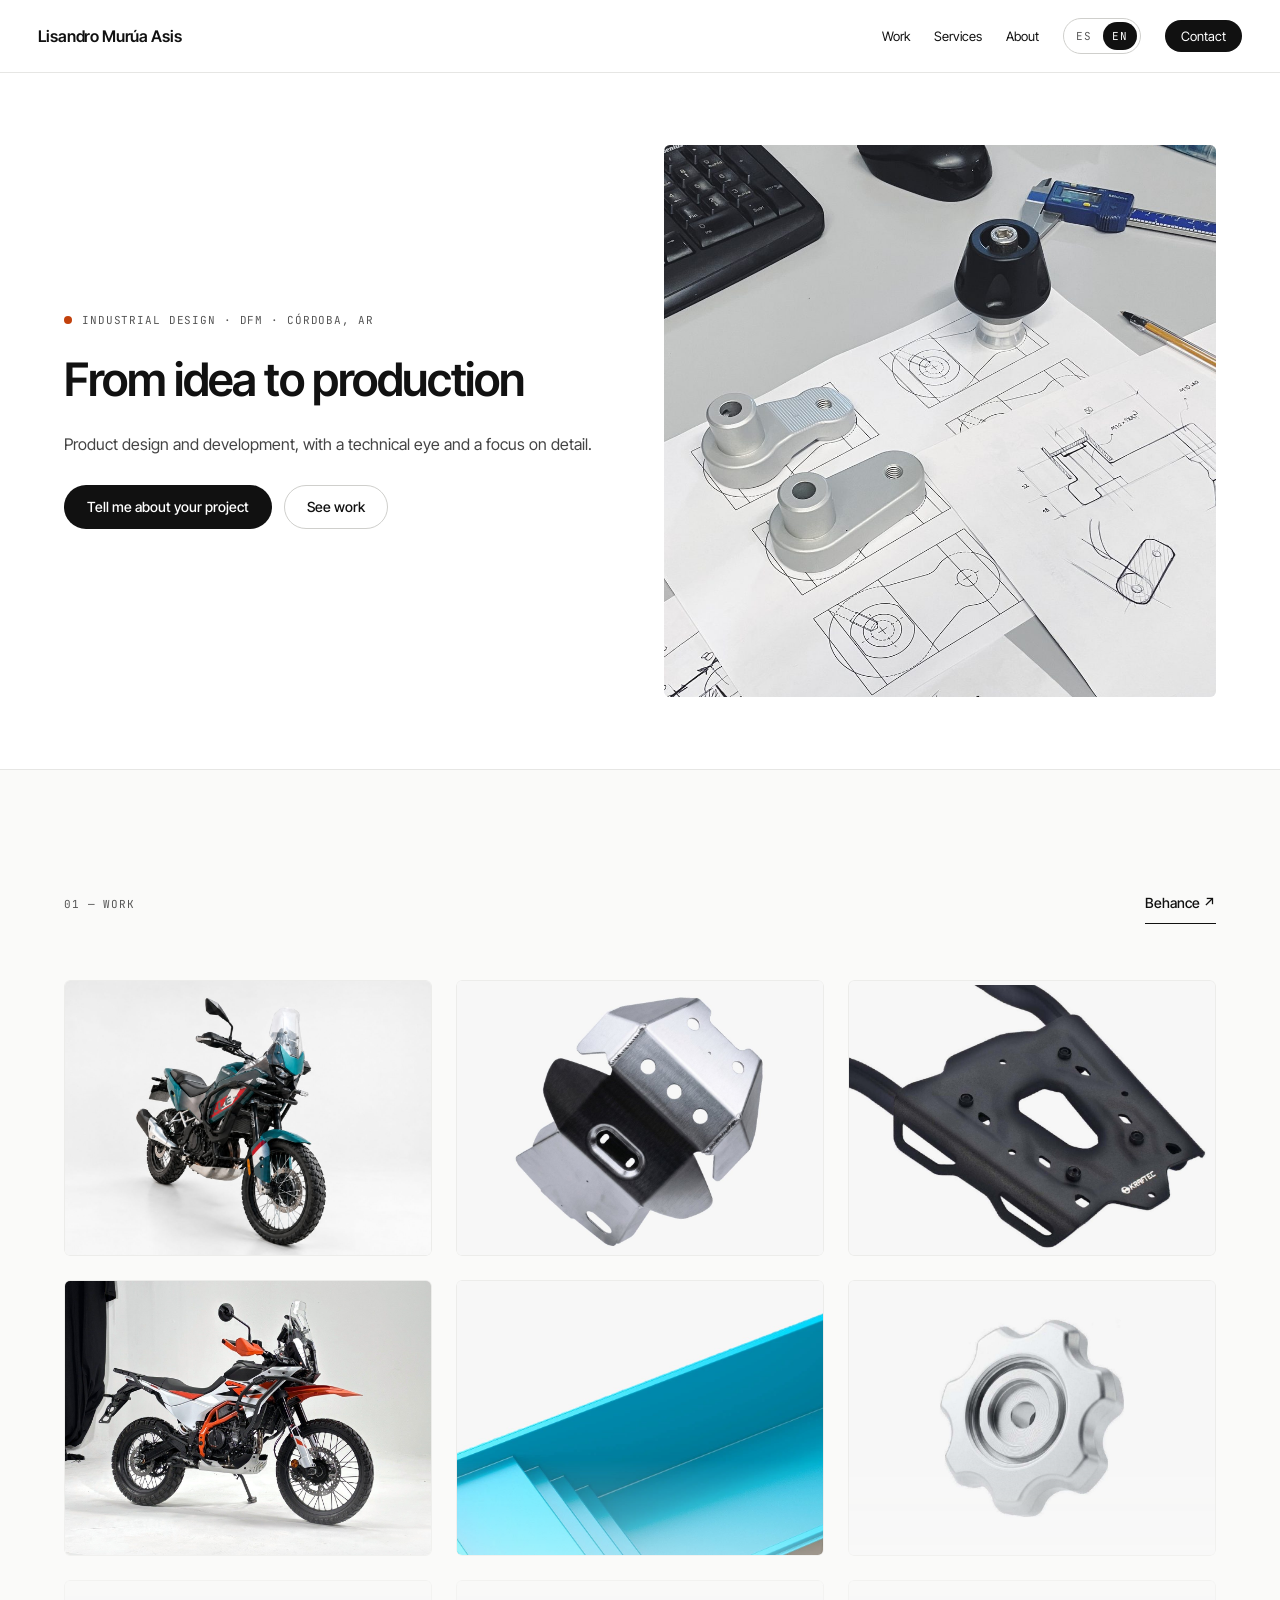
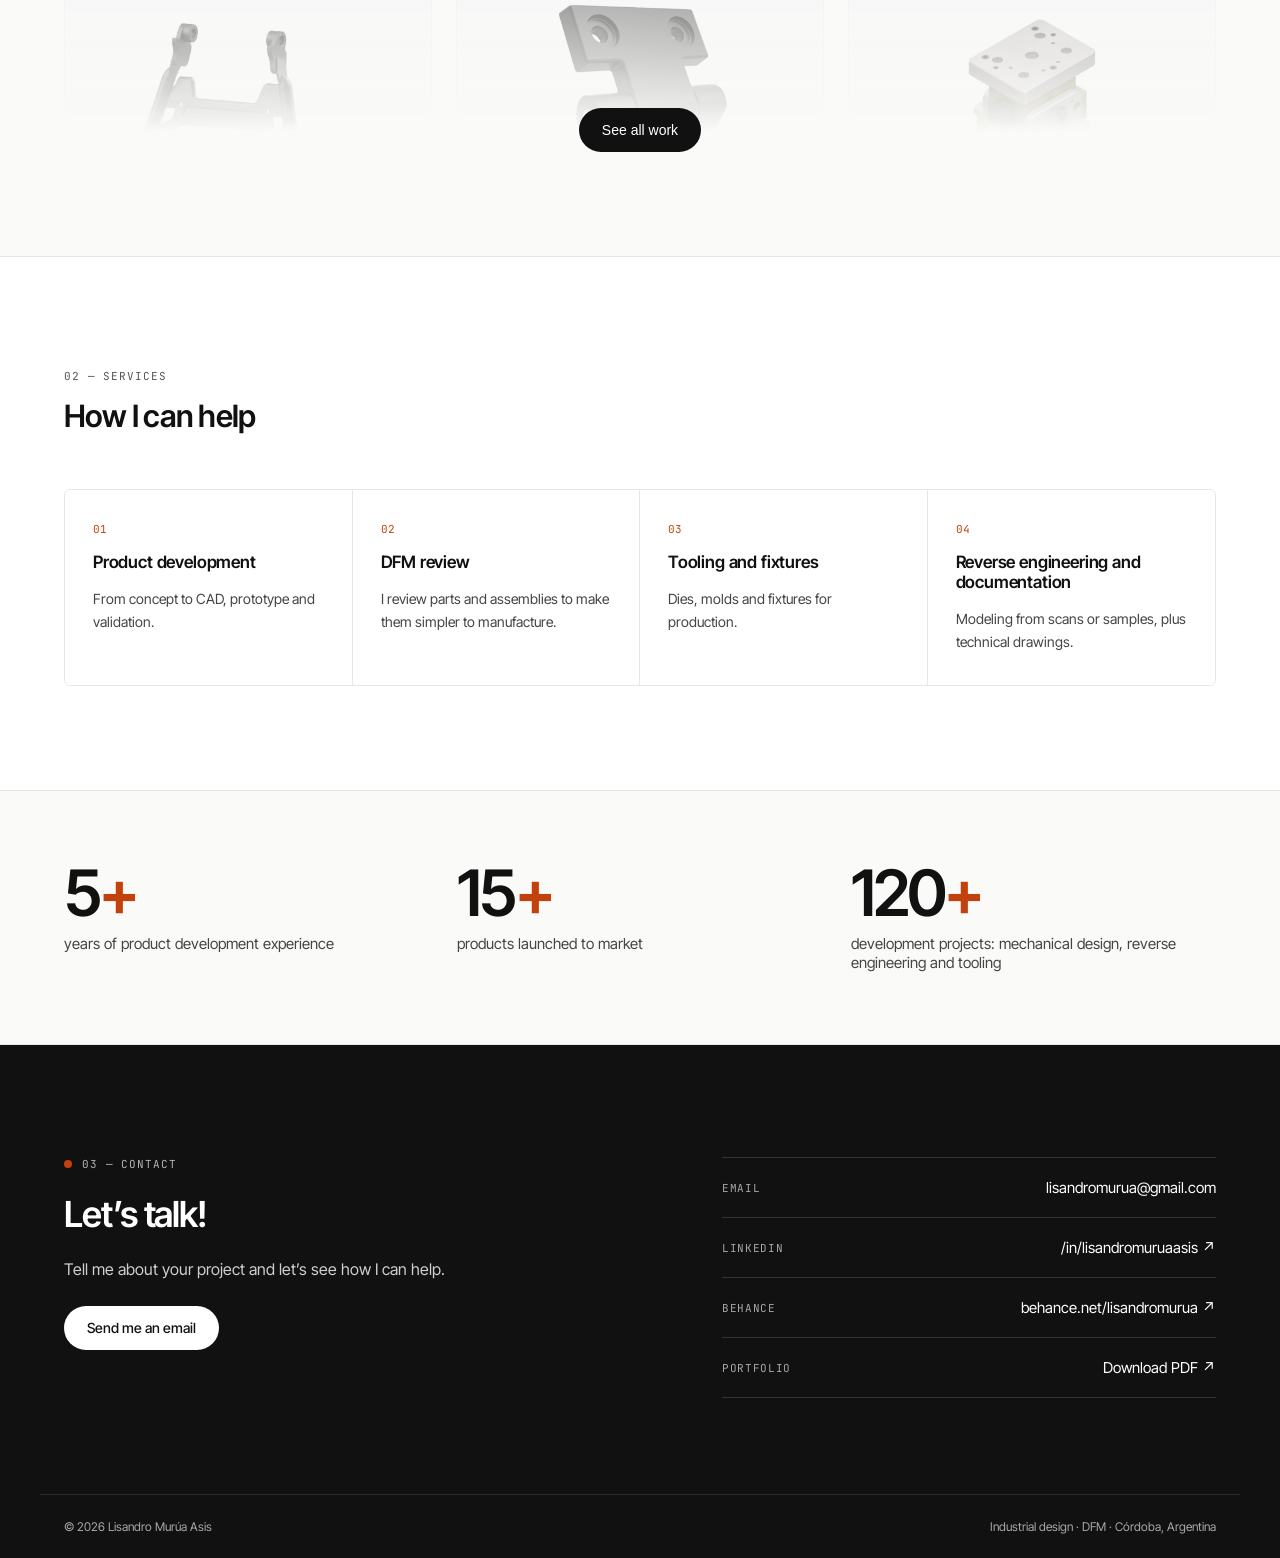
<file: index.html>
<!doctype html>
<html lang="es" data-lang="es">
<head>
<meta charset="utf-8">
<meta name="viewport" content="width=device-width, initial-scale=1">
<script>(function(){var l;try{l=localStorage.getItem('lang')}catch(e){}if(l!=='es'&&l!=='en'){l=/^es/i.test(navigator.language||'es')?'es':'en'}document.documentElement.setAttribute('data-lang',l);document.documentElement.setAttribute('lang',l)})();</script>
<title>Lisandro Murúa Asis — Diseño mecánico y DFM</title>
<meta name="description" content="Diseñador industrial especializado en Diseño para Manufactura (DFM): desarrollo de producto mecánico, herramental e ingeniería inversa para fabricación en serie. Córdoba, Argentina.">
<meta property="og:title" content="Lisandro Murúa Asis — Mechanical design & DFM">
<meta property="og:description" content="Industrial designer specialized in Design for Manufacturing: mechanical product development, tooling and reverse engineering for series production.">
<meta property="og:type" content="website">
<meta property="og:image" content="https://lisandromurua.vercel.app/assets/img/skidplate.jpg">
<link rel="icon" href="assets/favicon.svg" type="image/svg+xml">
<link rel="preconnect" href="https://fonts.googleapis.com">
<link rel="preconnect" href="https://fonts.gstatic.com" crossorigin>
<link rel="stylesheet" href="https://fonts.googleapis.com/css2?family=Inter+Tight:wght@400;500;600&amp;family=JetBrains+Mono:wght@400;500&amp;display=swap">
<link rel="stylesheet" href="assets/css/styles.css">
<script defer src="assets/js/main.js"></script>
<script data-goatcounter="https://lisandromuruaweb.goatcounter.com/count" async src="//gc.zgo.at/count.js"></script>
</head>
<body
  data-title-es="Lisandro Murúa Asis — Diseño mecánico y DFM"
  data-title-en="Lisandro Murúa Asis — Mechanical design & DFM"
  data-desc-es="Diseñador industrial especializado en Diseño para Manufactura (DFM): desarrollo de producto mecánico, herramental e ingeniería inversa para fabricación en serie. Córdoba, Argentina."
  data-desc-en="Industrial designer specialized in Design for Manufacturing (DFM): mechanical product development, tooling and reverse engineering for series production. Córdoba, Argentina.">

<header class="site-header">
  <nav class="nav wrap">
    <a class="brand" href="#inicio">Lisandro Murúa Asis</a>
    <div class="nav-links">
      <a href="#proyectos"><span data-l="es">Proyectos</span><span data-l="en">Work</span></a>
      <a href="#servicios"><span data-l="es">Servicios</span><span data-l="en">Services</span></a>
      <a href="sobre-mi.html"><span data-l="es">Sobre mí</span><span data-l="en">About</span></a>
      <div class="lang" role="group" aria-label="Idioma / Language">
        <button type="button" data-set-lang="es" aria-pressed="true">ES</button>
        <button type="button" data-set-lang="en" aria-pressed="false">EN</button>
      </div>
      <a class="nav-cta" href="#contacto"><span data-l="es">Contacto</span><span data-l="en">Contact</span></a>
    </div>
  </nav>
</header>

<main>
<section id="inicio" class="hero wrap">
  <div class="hero__text">
    <p class="eyebrow"><span class="dot"></span><span data-l="es">Diseño industrial · DFM · Córdoba, AR</span><span data-l="en">Industrial design · DFM · Córdoba, AR</span></p>
    <h1 class="h1">
      <span data-l="es">De la idea a la producción</span>
      <span data-l="en">From idea to production</span>
    </h1>
    <p class="lead" data-l="es">Diseño y desarrollo de productos, con mirada técnica y foco en los detalles.</p>
    <p class="lead" data-l="en">Product design and development, with a technical eye and a focus on detail.</p>
    <div class="btns">
      <a class="btn btn--dark" href="#contacto"><span data-l="es">Contame tu proyecto</span><span data-l="en">Tell me about your project</span></a>
      <a class="btn btn--ghost" href="#proyectos"><span data-l="es">Ver proyectos</span><span data-l="en">See work</span></a>
    </div>
  </div>
  <div class="hero__media">
    <img src="assets/img/portada.jpg" alt="Piezas mecanizadas sobre planos y bocetos en el escritorio, con calibre y lápiz" width="1051" height="1400">
  </div>
</section>

<section id="proyectos" class="section--soft">
  <div class="section wrap">
    <div class="section-head">
      <div class="section-head__title">
        <h2 class="eyebrow"><span data-l="es">01 — Proyectos</span><span data-l="en">01 — Work</span></h2>
      </div>
      <a class="link-underline" href="https://www.behance.net/lisandromurua" target="_blank" rel="noopener">Behance ↗</a>
    </div>
    <div class="projects-wrap" data-clamp-rows="3">
      <div class="projects" id="projects-list">
      <a class="project" href="proyectos/defensa-kle.html">
        <div class="project__img"><img class="cover" src="assets/img/defensa-kle/principal.jpg" alt="Kawasaki KLE 500 SE con la defensa lateral" loading="lazy"></div>
        <div class="project__body">
          <span class="label">Kawasaki KLE 500 SE · OEM</span>
          <h3 class="h3"><span data-l="es">Defensa lateral</span><span data-l="en">Crash bar</span></h3>
        </div>
      </a>
      <a class="project" href="proyectos/cubrecarter.html">
        <div class="project__img"><img class="cover" src="assets/img/cubrecarter/principal.jpg" alt="Cubrecárter de aluminio plegado y estampado" loading="lazy"></div>
        <div class="project__body">
          <span class="label">Kawasaki KLX 300 / 300R · OEM</span>
          <h3 class="h3"><span data-l="es">Cubrecárter</span><span data-l="en">Skid plate</span></h3>
        </div>
      </a>
      <a class="project" href="proyectos/portaequipaje.html">
        <div class="project__img"><img src="assets/img/luggage.jpg" alt="Portaequipaje trasero negro" loading="lazy"></div>
        <div class="project__body">
          <span class="label">KTM Duke 250 / 390 · OEM</span>
          <h3 class="h3"><span data-l="es">Portaequipaje</span><span data-l="en">Luggage rack</span></h3>
        </div>
      </a>
      <a class="project" href="proyectos/defensa-390.html">
        <div class="project__img"><img class="cover" src="assets/img/defensa-390/principal.jpg" alt="KTM 390 Adventure con la defensa lateral" loading="lazy"></div>
        <div class="project__body">
          <span class="label">KTM 390 Adventure R / X</span>
          <h3 class="h3"><span data-l="es">Defensa lateral</span><span data-l="en">Crash bar</span></h3>
        </div>
      </a>
      <a class="project" href="proyectos/piletas.html">
        <div class="project__img"><img class="cover" src="assets/img/piletas/principal.jpg" alt="Render de la pileta RH" loading="lazy"></div>
        <div class="project__body">
          <span class="label">Moldear · Piletas</span>
          <h3 class="h3"><span data-l="es">Línea de piletas RH</span><span data-l="en">RH pool line</span></h3>
        </div>
      </a>
      <a class="project" href="proyectos/control-crucero.html">
        <div class="project__img"><img src="assets/img/cruise.jpg" alt="Perilla mecanizada del control crucero" loading="lazy"></div>
        <div class="project__body">
          <span class="label">Royal Enfield Himalayan 450</span>
          <h3 class="h3"><span data-l="es">Control crucero mecánico</span><span data-l="en">Mechanical cruise control</span></h3>
        </div>
      </a>
      <a class="project" href="proyectos/caballete.html">
        <div class="project__img"><img src="assets/img/centerstand.jpg" alt="Caballete central negro" loading="lazy"></div>
        <div class="project__body">
          <span class="label">Kawasaki Versys 300</span>
          <h3 class="h3"><span data-l="es">Caballete central</span><span data-l="en">Center stand</span></h3>
        </div>
      </a>
      <a class="project" href="proyectos/bisagra.html">
        <div class="project__img"><img class="cover" src="assets/img/bisagra/principal.jpg" alt="Render de la bisagra para casillas" loading="lazy"></div>
        <div class="project__body">
          <span class="label">Moldear · Casillas</span>
          <h3 class="h3"><span data-l="es">Bisagra de poliamida</span><span data-l="en">Polyamide hinge</span></h3>
        </div>
      </a>
      <a class="project" href="proyectos/cubebox.html">
        <div class="project__img"><img src="assets/img/tooling.jpg" alt="Dispositivo de sujeción para celda automatizada" loading="lazy"></div>
        <div class="project__body">
          <span class="label">CubeBOX · Tezmaksan</span>
          <h3 class="h3"><span data-l="es">Manufactura automatizada</span><span data-l="en">Automated manufacturing</span></h3>
        </div>
      </a>
      <a class="project" href="proyectos/refuerzos.html">
        <div class="project__img"><img class="cover" src="assets/img/refuerzos/portada.jpg" alt="Escuadra de refuerzo laminada" loading="lazy"></div>
        <div class="project__body">
          <span class="label">Moldear · Piletas</span>
          <h3 class="h3"><span data-l="es">Escuadras y refuerzos</span><span data-l="en">Brackets and reinforcements</span></h3>
        </div>
      </a>
      <a class="project" href="proyectos/losetas.html">
        <div class="project__img"><img class="cover" src="assets/img/losetas/principal.jpg" alt="Loseta atérmica monocapa" loading="lazy"></div>
        <div class="project__body">
          <span class="label">Moldear · Losetas</span>
          <h3 class="h3"><span data-l="es">Losetas atérmicas monocapa</span><span data-l="en">Single-layer cool-touch pavers</span></h3>
        </div>
      </a>
      </div>
      <div class="projects-more">
        <button type="button" class="btn btn--dark" aria-controls="projects-list" aria-expanded="false"><span data-l="es">Ver todos los proyectos</span><span data-l="en">See all work</span></button>
      </div>
    </div>
  </div>
</section>

<section id="servicios" class="section wrap">
  <div class="section-head">
    <div class="section-head__title">
      <p class="eyebrow"><span data-l="es">02 — Servicios</span><span data-l="en">02 — Services</span></p>
      <h2 class="h2"><span data-l="es">En qué puedo ayudarte</span><span data-l="en">How I can help</span></h2>
    </div>
  </div>
  <div class="services">
    <article class="service">
      <span class="num">01</span>
      <h3 class="h3"><span data-l="es">Desarrollo de producto</span><span data-l="en">Product development</span></h3>
      <p data-l="es">Del concepto al CAD, el prototipo y la validación.</p>
      <p data-l="en">From concept to CAD, prototype and validation.</p>
    </article>
    <article class="service">
      <span class="num">02</span>
      <h3 class="h3"><span data-l="es">Revisión DFM</span><span data-l="en">DFM review</span></h3>
      <p data-l="es">Reviso piezas y ensambles para simplificar su fabricación.</p>
      <p data-l="en">I review parts and assemblies to make them simpler to manufacture.</p>
    </article>
    <article class="service">
      <span class="num">03</span>
      <h3 class="h3"><span data-l="es">Herramental y dispositivos</span><span data-l="en">Tooling and fixtures</span></h3>
      <p data-l="es">Matrices, moldes y dispositivos para producción.</p>
      <p data-l="en">Dies, molds and fixtures for production.</p>
    </article>
    <article class="service">
      <span class="num">04</span>
      <h3 class="h3"><span data-l="es">Ingeniería inversa y documentación</span><span data-l="en">Reverse engineering and documentation</span></h3>
      <p data-l="es">Modelado a partir de escaneos o muestras, y planos técnicos.</p>
      <p data-l="en">Modeling from scans or samples, plus technical drawings.</p>
    </article>
  </div>
</section>

<section class="section--soft" aria-label="Cifras">
  <div class="stats wrap">
    <div class="stat">
      <span class="stat__n">5<span>+</span></span>
      <span class="stat__t"><span data-l="es">años de experiencia en desarrollo de producto</span><span data-l="en">years of product development experience</span></span>
    </div>
    <div class="stat">
      <span class="stat__n">15<span>+</span></span>
      <span class="stat__t"><span data-l="es">productos lanzados al mercado</span><span data-l="en">products launched to market</span></span>
    </div>
    <div class="stat">
      <span class="stat__n">120<span>+</span></span>
      <span class="stat__t"><span data-l="es">proyectos de desarrollo: diseño mecánico, ingeniería inversa y herramental</span><span data-l="en">development projects: mechanical design, reverse engineering and tooling</span></span>
    </div>
  </div>
</section>

</main>

<footer id="contacto" class="contact">
  <div class="contact__grid wrap">
    <div class="contact__text">
      <p class="eyebrow"><span class="dot"></span><span data-l="es">03 — Contacto</span><span data-l="en">03 — Contact</span></p>
      <h2 class="h1 h1--page"><span data-l="es">¡Hablemos!</span><span data-l="en">Let’s talk!</span></h2>
      <p class="lead" data-l="es">Contame tu proyecto y vemos cómo puedo sumar.</p>
      <p class="lead" data-l="en">Tell me about your project and let’s see how I can help.</p>
      <div class="btns">
        <a class="btn btn--light" href="mailto:lisandromurua@gmail.com"><span data-l="es">Escribime un mail</span><span data-l="en">Send me an email</span></a>
      </div>
    </div>
    <ul class="contact__list">
      <li><a href="mailto:lisandromurua@gmail.com"><span class="label">Email</span><span>lisandromurua@gmail.com</span></a></li>
      <li><a href="https://www.linkedin.com/in/lisandromuruaasis/" target="_blank" rel="noopener"><span class="label">LinkedIn</span><span>/in/lisandromuruaasis ↗</span></a></li>
      <li><a href="https://www.behance.net/lisandromurua" target="_blank" rel="noopener"><span class="label">Behance</span><span>behance.net/lisandromurua ↗</span></a></li>
      <li><a href="https://drive.google.com/file/d/1F3yi-hbfpCVI2KO7lImVLQE9ET7yXpvT/view?usp=sharing" target="_blank" rel="noopener"><span class="label">Portfolio</span><span><span data-l="es">Descargar PDF ↗</span><span data-l="en">Download PDF ↗</span></span></a></li>
    </ul>
  </div>
  <div class="footer wrap">
    <span>© <span id="year">2026</span> Lisandro Murúa Asis<span id="visit-count" hidden> · <strong>0</strong> <span data-l="es">visitas</span><span data-l="en">visits</span></span></span>
    <span><span data-l="es">Diseño industrial · DFM · Córdoba, Argentina</span><span data-l="en">Industrial design · DFM · Córdoba, Argentina</span></span>
  </div>
</footer>

</body>
</html>
</file>
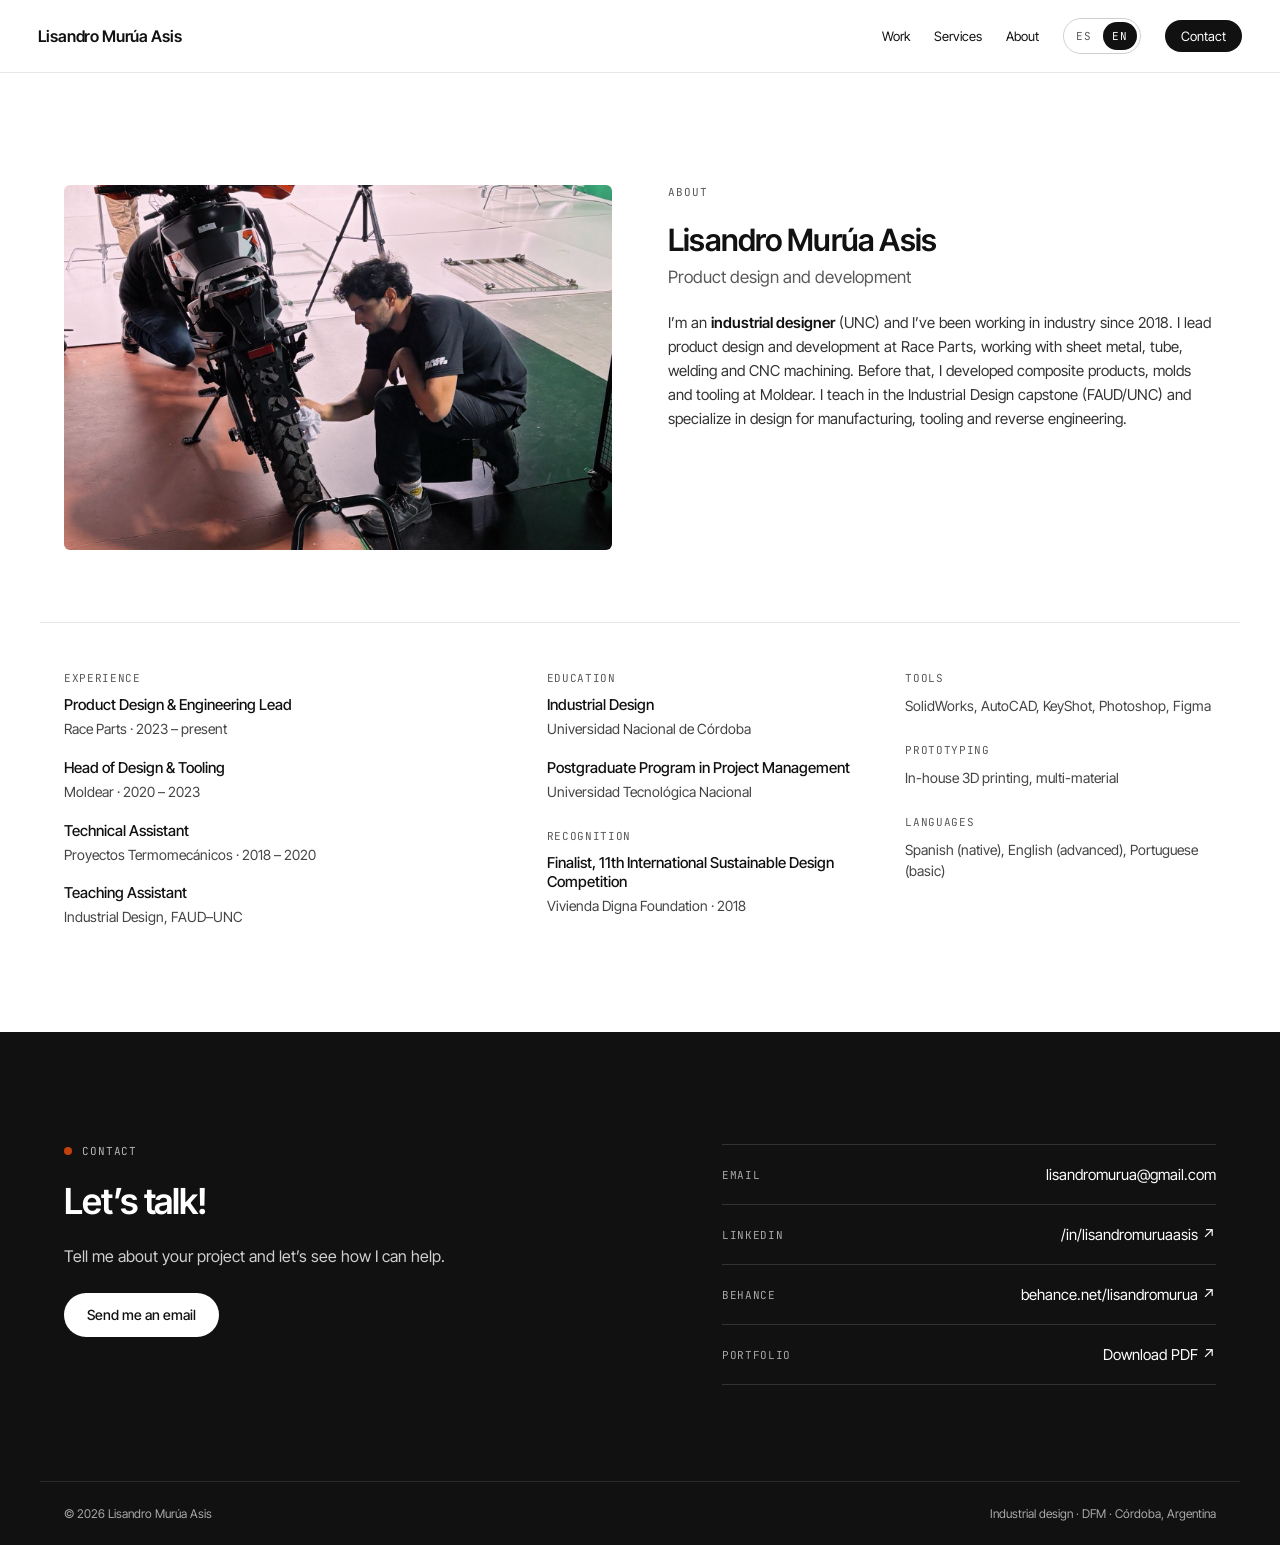
<file: sobre-mi.html>
<!doctype html>
<html lang="es" data-lang="es">
<head>
<meta charset="utf-8">
<meta name="viewport" content="width=device-width, initial-scale=1">
<script>(function(){var l;try{l=localStorage.getItem('lang')}catch(e){}if(l!=='es'&&l!=='en'){l=/^es/i.test(navigator.language||'es')?'es':'en'}document.documentElement.setAttribute('data-lang',l);document.documentElement.setAttribute('lang',l)})();</script>
<title>Sobre mí — Lisandro Murúa Asis</title>
<meta name="description" content="Lisandro Murúa Asis, diseñador industrial en Córdoba, Argentina: formación, herramientas, procesos e idiomas.">
<meta property="og:title" content="Lisandro Murúa Asis — Mechanical design & DFM">
<meta property="og:description" content="Industrial designer specialized in Design for Manufacturing: mechanical product development, tooling and reverse engineering for series production.">
<meta property="og:type" content="website">
<meta property="og:image" content="https://lisandromurua.vercel.app/assets/img/skidplate.jpg">
<link rel="icon" href="assets/favicon.svg" type="image/svg+xml">
<link rel="preconnect" href="https://fonts.googleapis.com">
<link rel="preconnect" href="https://fonts.gstatic.com" crossorigin>
<link rel="stylesheet" href="https://fonts.googleapis.com/css2?family=Inter+Tight:wght@400;500;600&amp;family=JetBrains+Mono:wght@400;500&amp;display=swap">
<link rel="stylesheet" href="assets/css/styles.css">
<script defer src="assets/js/main.js"></script>
<script data-goatcounter="https://lisandromuruaweb.goatcounter.com/count" async src="//gc.zgo.at/count.js"></script>
</head>
<body
  data-title-es="Sobre mí — Lisandro Murúa Asis"
  data-title-en="About — Lisandro Murúa Asis"
  data-desc-es="Lisandro Murúa Asis, diseñador industrial en Córdoba, Argentina: formación, herramientas, procesos e idiomas."
  data-desc-en="Lisandro Murúa Asis, industrial designer based in Córdoba, Argentina: background, tools, processes and languages.">

<header class="site-header">
  <nav class="nav wrap">
    <a class="brand" href="index.html">Lisandro Murúa Asis</a>
    <div class="nav-links">
      <a href="index.html#proyectos"><span data-l="es">Proyectos</span><span data-l="en">Work</span></a>
      <a href="index.html#servicios"><span data-l="es">Servicios</span><span data-l="en">Services</span></a>
      <a href="sobre-mi.html" aria-current="page"><span data-l="es">Sobre mí</span><span data-l="en">About</span></a>
      <div class="lang" role="group" aria-label="Idioma / Language">
        <button type="button" data-set-lang="es" aria-pressed="true">ES</button>
        <button type="button" data-set-lang="en" aria-pressed="false">EN</button>
      </div>
      <a class="nav-cta" href="#contacto"><span data-l="es">Contacto</span><span data-l="en">Contact</span></a>
    </div>
  </nav>
</header>

<main>
<section id="sobre-mi" class="about-page">
  <div class="about wrap">
    <figure class="about__media" style="margin: 0">
      <img src="assets/img/about.jpg" alt="Lisandro preparando una moto para una sesión de fotos de producto" width="1500" height="1000">
    </figure>
    <div class="about__text">
      <p class="eyebrow"><span data-l="es">Sobre mí</span><span data-l="en">About</span></p>
      <h1 class="h2">Lisandro Murúa Asis</h1>
      <p class="about__role"><span data-l="es">Diseño y desarrollo de producto</span><span data-l="en">Product design and development</span></p>
      <p class="body" data-l="es">Soy <strong>diseñador industrial</strong> (UNC) y trabajo en la industria desde 2018. Lidero el diseño y desarrollo de producto en Race Parts, donde trabajo con chapa, tubo, soldadura y mecanizado CNC. Antes desarrollé productos, moldes y herramental en materiales compuestos en Moldear. Soy docente en el Trabajo Final de Diseño Industrial (FAUD/UNC) y me especializo en diseño para fabricación, herramental e ingeniería inversa.</p>
      <p class="body" data-l="en">I&#8217;m an <strong>industrial designer</strong> (UNC) and I&#8217;ve been working in industry since 2018. I lead product design and development at Race Parts, working with sheet metal, tube, welding and CNC machining. Before that, I developed composite products, molds and tooling at Moldear. I teach in the Industrial Design capstone (FAUD/UNC) and specialize in design for manufacturing, tooling and reverse engineering.</p>
    </div>
  </div>
  <div class="cv wrap">
    <div class="cv__col">
      <h2 class="label"><span data-l="es">Experiencia</span><span data-l="en">Experience</span></h2>
      <ul class="cv__list">
        <li><strong><span data-l="es">Líder de diseño y desarrollo de producto</span><span data-l="en">Product Design &amp; Engineering Lead</span></strong><span>Race Parts · <span data-l="es">2023 – actualidad</span><span data-l="en">2023 – present</span></span></li>
        <li><strong><span data-l="es">Responsable de diseño y matricería</span><span data-l="en">Head of Design &amp; Tooling</span></strong><span>Moldear · 2020 – 2023</span></li>
        <li><strong><span data-l="es">Asistente técnico</span><span data-l="en">Technical Assistant</span></strong><span>Proyectos Termomecánicos · 2018 – 2020</span></li>
        <li><strong><span data-l="es">Profesor asistente</span><span data-l="en">Teaching Assistant</span></strong><span><span data-l="es">Diseño Industrial, FAUD–UNC</span><span data-l="en">Industrial Design, FAUD–UNC</span></span></li>
      </ul>
    </div>
    <div class="cv__col">
      <h2 class="label"><span data-l="es">Formación</span><span data-l="en">Education</span></h2>
      <ul class="cv__list">
        <li><strong><span data-l="es">Diseño Industrial</span><span data-l="en">Industrial Design</span></strong><span>Universidad Nacional de Córdoba</span></li>
        <li><strong><span data-l="es">Posgrado en Gestión de Proyectos</span><span data-l="en">Postgraduate Program in Project Management</span></strong><span>Universidad Tecnológica Nacional</span></li>
      </ul>
      <h2 class="label"><span data-l="es">Reconocimientos</span><span data-l="en">Recognition</span></h2>
      <ul class="cv__list">
        <li><strong><span data-l="es">Finalista, 11° Concurso Internacional de Diseño Sustentable</span><span data-l="en">Finalist, 11th International Sustainable Design Competition</span></strong><span><span data-l="es">Fundación Vivienda Digna</span><span data-l="en">Vivienda Digna Foundation</span> · 2018</span></li>
      </ul>
    </div>
    <div class="cv__col">
      <h2 class="label"><span data-l="es">Herramientas</span><span data-l="en">Tools</span></h2>
      <p class="cv__p">SolidWorks, AutoCAD, KeyShot, Photoshop, Figma</p>
      <h2 class="label"><span data-l="es">Prototipado</span><span data-l="en">Prototyping</span></h2>
      <p class="cv__p"><span data-l="es">Impresión 3D propia, multimaterial</span><span data-l="en">In-house 3D printing, multi-material</span></p>
      <h2 class="label"><span data-l="es">Idiomas</span><span data-l="en">Languages</span></h2>
      <p class="cv__p"><span data-l="es">Español (nativo), inglés (avanzado), portugués (básico)</span><span data-l="en">Spanish (native), English (advanced), Portuguese (basic)</span></p>
    </div>
  </div>
</section>
</main>

<footer id="contacto" class="contact">
  <div class="contact__grid wrap">
    <div class="contact__text">
      <p class="eyebrow"><span class="dot"></span><span data-l="es">Contacto</span><span data-l="en">Contact</span></p>
      <h2 class="h1 h1--page"><span data-l="es">¡Hablemos!</span><span data-l="en">Let’s talk!</span></h2>
      <p class="lead" data-l="es">Contame tu proyecto y vemos cómo puedo sumar.</p>
      <p class="lead" data-l="en">Tell me about your project and let’s see how I can help.</p>
      <div class="btns">
        <a class="btn btn--light" href="mailto:lisandromurua@gmail.com"><span data-l="es">Escribime un mail</span><span data-l="en">Send me an email</span></a>
      </div>
    </div>
    <ul class="contact__list">
      <li><a href="mailto:lisandromurua@gmail.com"><span class="label">Email</span><span>lisandromurua@gmail.com</span></a></li>
      <li><a href="https://www.linkedin.com/in/lisandromuruaasis/" target="_blank" rel="noopener"><span class="label">LinkedIn</span><span>/in/lisandromuruaasis ↗</span></a></li>
      <li><a href="https://www.behance.net/lisandromurua" target="_blank" rel="noopener"><span class="label">Behance</span><span>behance.net/lisandromurua ↗</span></a></li>
      <li><a href="https://drive.google.com/file/d/1F3yi-hbfpCVI2KO7lImVLQE9ET7yXpvT/view?usp=sharing" target="_blank" rel="noopener"><span class="label">Portfolio</span><span><span data-l="es">Descargar PDF ↗</span><span data-l="en">Download PDF ↗</span></span></a></li>
    </ul>
  </div>
  <div class="footer wrap">
    <span>© <span id="year">2026</span> Lisandro Murúa Asis<span id="visit-count" hidden> · <strong>0</strong> <span data-l="es">visitas</span><span data-l="en">visits</span></span></span>
    <span><span data-l="es">Diseño industrial · DFM · Córdoba, Argentina</span><span data-l="en">Industrial design · DFM · Córdoba, Argentina</span></span>
  </div>
</footer>

</body>
</html>
</file>
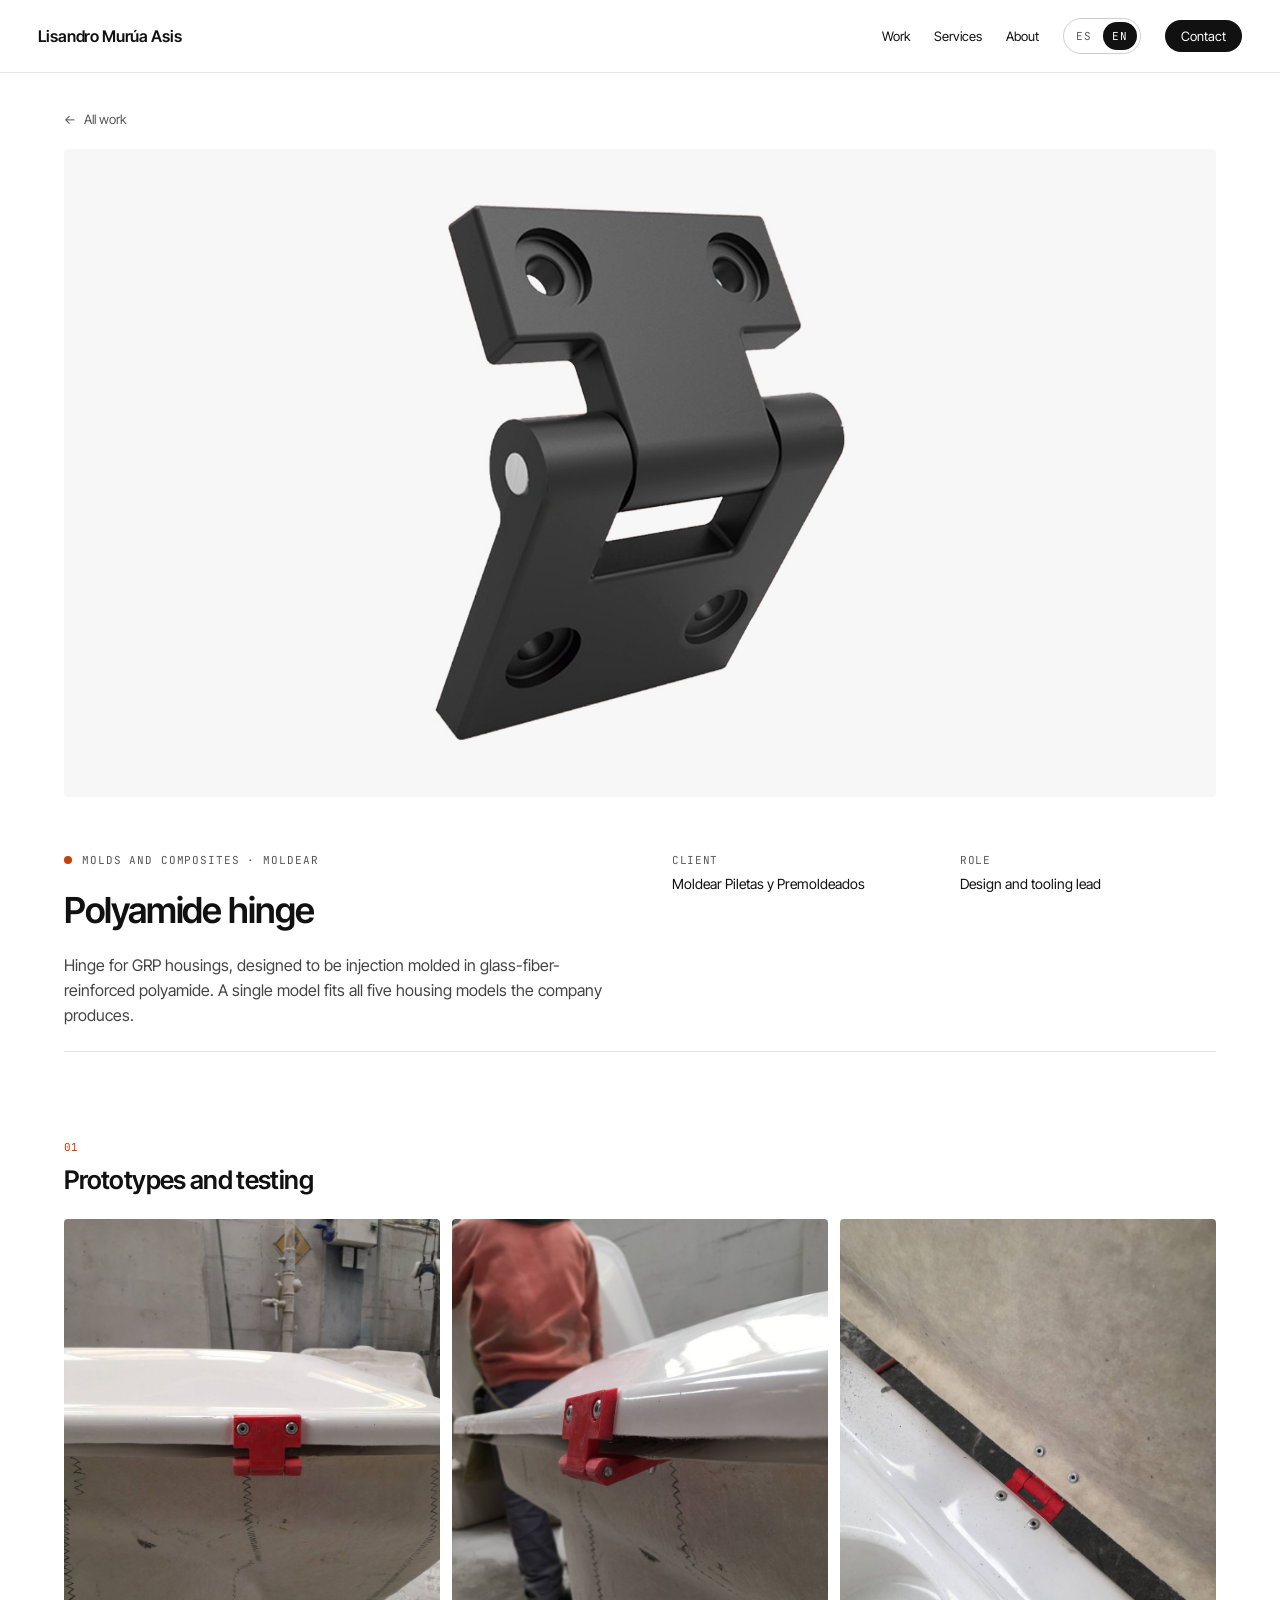
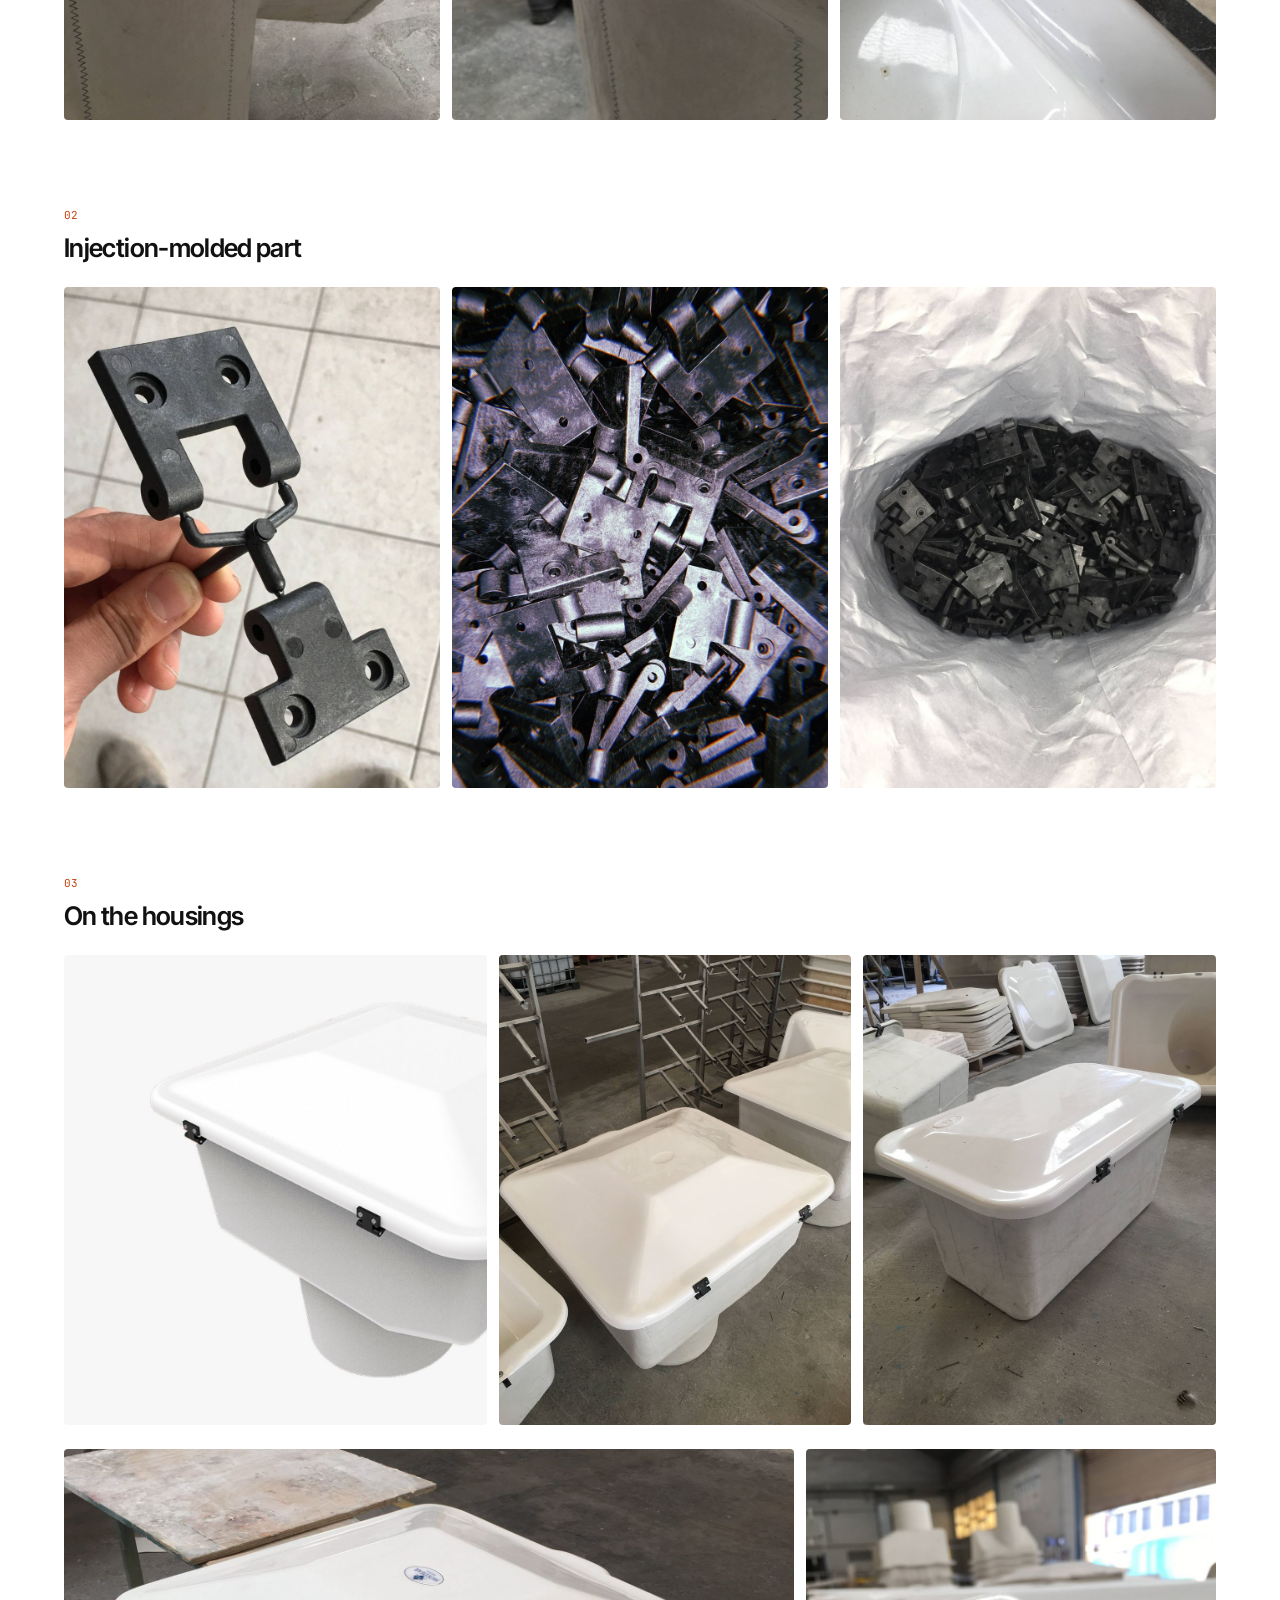
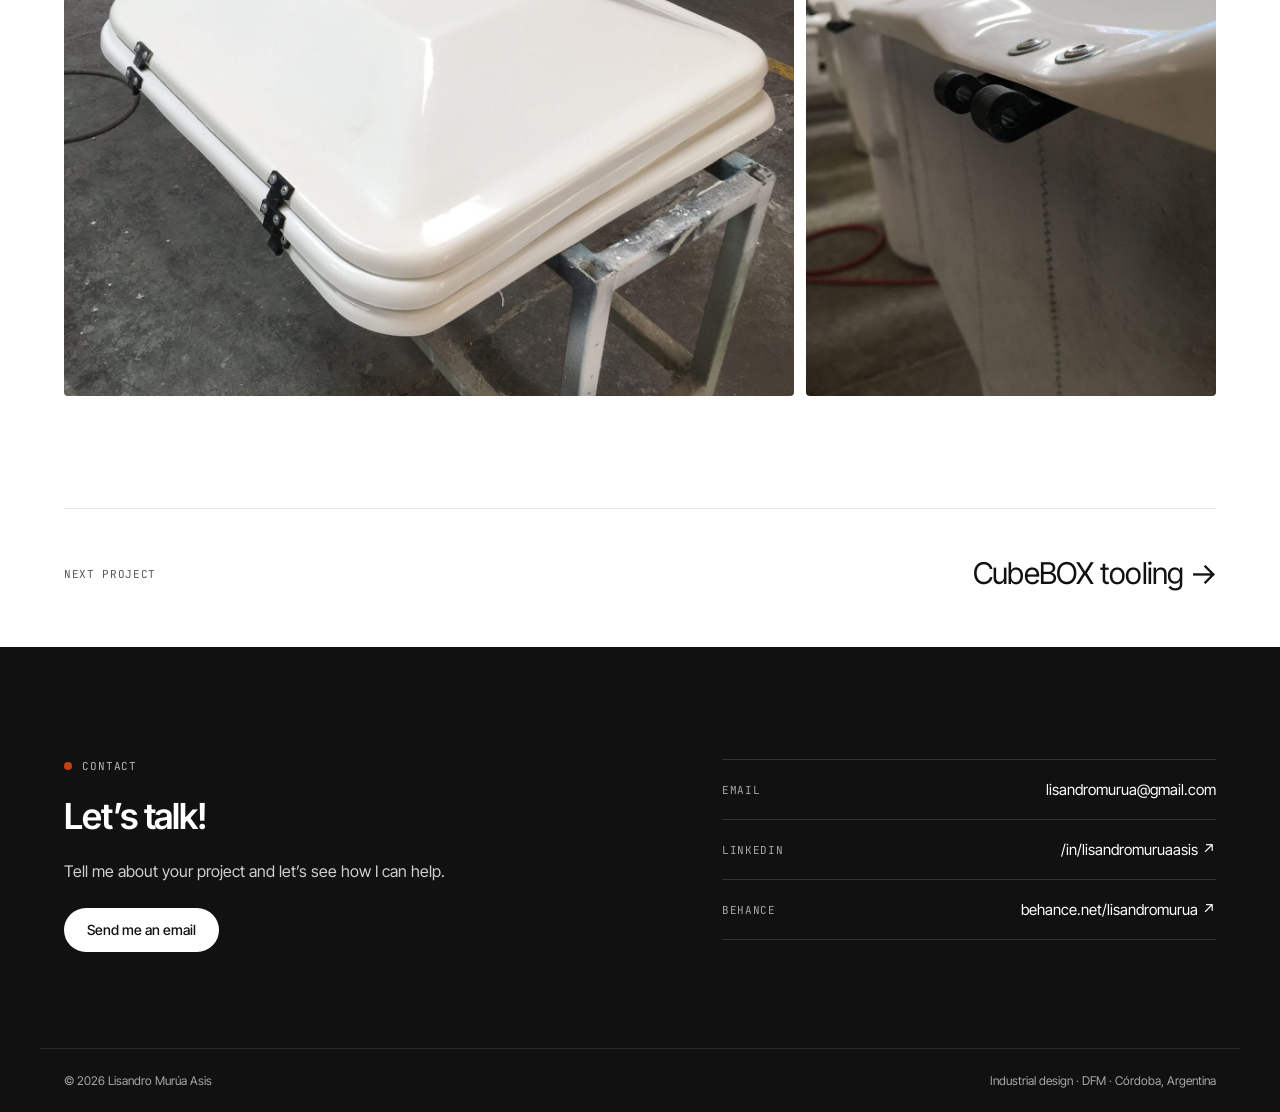
<file: proyectos/bisagra.html>
<!doctype html>
<html lang="es" data-lang="es">
<head>
<meta charset="utf-8">
<meta name="viewport" content="width=device-width, initial-scale=1">
<script>(function(){var l;try{l=localStorage.getItem('lang')}catch(e){}if(l!=='es'&&l!=='en'){l=/^es/i.test(navigator.language||'es')?'es':'en'}document.documentElement.setAttribute('data-lang',l);document.documentElement.setAttribute('lang',l)})();</script>
<title>Bisagra de poliamida — Lisandro Murúa Asis</title>
<meta name="description" content="Bisagra para casillas de PRFV, diseñada para inyectarse en poliamida reforzada con fibra de vidrio. Un único modelo es compatible con los cinco modelos de casillas existentes en la empresa.">
<meta property="og:title" content="Polyamide hinge · Lisandro Murúa Asis">
<meta property="og:description" content="Hinge for GRP housings, designed to be injection molded in glass-fiber-reinforced polyamide. A single model fits all five housing models the company produces.">
<meta property="og:type" content="article">
<meta property="og:image" content="https://lisandromurua.vercel.app/assets/img/bisagra/principal.jpg">
<link rel="icon" href="../assets/favicon.svg" type="image/svg+xml">
<link rel="preconnect" href="https://fonts.googleapis.com">
<link rel="preconnect" href="https://fonts.gstatic.com" crossorigin>
<link rel="stylesheet" href="https://fonts.googleapis.com/css2?family=Inter+Tight:wght@400;500;600&amp;family=JetBrains+Mono:wght@400;500&amp;display=swap">
<link rel="stylesheet" href="../assets/css/styles.css">
<script defer src="../assets/js/main.js"></script>
<script data-goatcounter="https://lisandromuruaweb.goatcounter.com/count" async src="//gc.zgo.at/count.js"></script>
</head>
<body
  data-title-es="Bisagra de poliamida — Lisandro Murúa Asis"
  data-title-en="Polyamide hinge — Lisandro Murúa Asis"
  data-desc-es="Bisagra para casillas de PRFV, diseñada para inyectarse en poliamida reforzada con fibra de vidrio. Un único modelo es compatible con los cinco modelos de casillas existentes en la empresa."
  data-desc-en="Hinge for GRP housings, designed to be injection molded in glass-fiber-reinforced polyamide. A single model fits all five housing models the company produces.">

<header class="site-header">
  <nav class="nav wrap">
    <a class="brand" href="../index.html">Lisandro Murúa Asis</a>
    <div class="nav-links">
      <a href="../index.html#proyectos"><span data-l="es">Proyectos</span><span data-l="en">Work</span></a>
      <a href="../index.html#servicios"><span data-l="es">Servicios</span><span data-l="en">Services</span></a>
      <a href="../sobre-mi.html"><span data-l="es">Sobre mí</span><span data-l="en">About</span></a>
      <div class="lang" role="group" aria-label="Idioma / Language">
        <button type="button" data-set-lang="es" aria-pressed="true">ES</button>
        <button type="button" data-set-lang="en" aria-pressed="false">EN</button>
      </div>
      <a class="nav-cta" href="#contacto"><span data-l="es">Contacto</span><span data-l="en">Contact</span></a>
    </div>
  </nav>
</header>

<main class="wrap">
  <div style="padding-top: 24px">
    <a class="back" href="../index.html#proyectos">← <span data-l="es">Todos los proyectos</span><span data-l="en">All work</span></a>
  </div>

  <figure class="cs-hero">
    <img src="../assets/img/bisagra/principal.jpg" alt="Render de la bisagra negra de poliamida con eje de acero inoxidable" width="1600" height="900" style="border-radius: 4px">
  </figure>

  <section class="cs-intro">
    <div class="cs-intro__text">
      <p class="eyebrow"><span class="dot"></span><span data-l="es">Moldes y composites · Moldear</span><span data-l="en">Molds and composites · Moldear</span></p>
      <h1 class="h1 h1--page"><span data-l="es">Bisagra de poliamida</span><span data-l="en">Polyamide hinge</span></h1>
      <p class="lead" data-l="es">Bisagra para casillas de PRFV, diseñada para inyectarse en poliamida reforzada con fibra de vidrio. Un único modelo es compatible con los cinco modelos de casillas existentes en la empresa.</p>
      <p class="lead" data-l="en">Hinge for GRP housings, designed to be injection molded in glass-fiber-reinforced polyamide. A single model fits all five housing models the company produces.</p>
    </div>
    <dl class="meta">
      <div><dt class="label"><span data-l="es">Cliente</span><span data-l="en">Client</span></dt><dd>Moldear Piletas y Premoldeados</dd></div>
      <div><dt class="label"><span data-l="es">Rol</span><span data-l="en">Role</span></dt><dd><span data-l="es">Responsable de diseño y matricería</span><span data-l="en">Design and tooling lead</span></dd></div>
    </dl>
  </section>

  <section class="cs-block">
    <div class="cs-block__head">
      <div class="cs-block__title">
        <span class="num">01</span>
        <h2 class="h2"><span data-l="es">Prototipos y pruebas</span><span data-l="en">Prototypes and testing</span></h2>
      </div>
    </div>
    <div class="g" style="grid-template-columns: 0.750fr 0.750fr 0.750fr">
      <figure class="tile"><img src="../assets/img/bisagra/prototipo-1.jpg" alt="Prototipo impreso en rojo montado en la tapa de una casilla" width="900" height="1200" loading="lazy"></figure>
      <figure class="tile"><img src="../assets/img/bisagra/prototipo-2.jpg" alt="Prototipo de la bisagra con la tapa abierta" width="900" height="1200" loading="lazy"></figure>
      <figure class="tile"><img src="../assets/img/bisagra/prototipo-3.jpg" alt="Prototipo de la bisagra visto desde arriba, con la tapa abierta" width="900" height="1200" loading="lazy"></figure>
    </div>
  </section>

  <section class="cs-block">
    <div class="cs-block__head">
      <div class="cs-block__title">
        <span class="num">02</span>
        <h2 class="h2"><span data-l="es">Pieza inyectada</span><span data-l="en">Injection-molded part</span></h2>
      </div>
    </div>
    <div class="g" style="grid-template-columns: 0.750fr 0.750fr 0.750fr">
      <figure class="tile"><img src="../assets/img/bisagra/inyectada-1.jpg" alt="Las dos hojas de la bisagra recién inyectadas, todavía unidas a la colada" width="900" height="1200" loading="lazy"></figure>
      <figure class="tile"><img src="../assets/img/bisagra/lote.jpg" alt="Lote de bisagras inyectadas" width="900" height="1200" loading="lazy"></figure>
      <figure class="tile"><img src="../assets/img/bisagra/lote-2.jpg" alt="Bolsa con bisagras inyectadas" width="900" height="1200" loading="lazy"></figure>
    </div>
  </section>

  <section class="cs-block">
    <div class="cs-block__head">
      <div class="cs-block__title">
        <span class="num">03</span>
        <h2 class="h2"><span data-l="es">En las casillas</span><span data-l="en">On the housings</span></h2>
      </div>
    </div>
    <div class="g" style="grid-template-columns: 0.900fr 0.750fr 0.750fr">
      <figure class="tile"><img src="../assets/img/bisagra/casilla-render.jpg" alt="Render de una casilla con dos bisagras en la tapa" width="1080" height="1200" loading="lazy"></figure>
      <figure class="tile"><img src="../assets/img/bisagra/casilla-1.jpg" alt="Casilla con la bisagra instalada en planta" width="900" height="1200" loading="lazy"></figure>
      <figure class="tile"><img src="../assets/img/bisagra/casilla-4.jpg" alt="Casilla con la tapa cerrada sobre la bisagra" width="900" height="1200" loading="lazy"></figure>
    </div>
    <div class="g" style="grid-template-columns: 1.333fr 0.750fr">
      <figure class="tile"><img src="../assets/img/bisagra/tapas.jpg" alt="Tapas de casilla apiladas con las bisagras inyectadas montadas" width="1600" height="1200" loading="lazy"></figure>
      <figure class="tile"><img src="../assets/img/bisagra/casilla-3.jpg" alt="Detalle de la bisagra montada en una casilla" width="900" height="1200" loading="lazy"></figure>
    </div>
  </section>

  <nav class="next" aria-label="Siguiente proyecto">
    <a href="cubebox.html">
      <span class="label"><span data-l="es">Siguiente proyecto</span><span data-l="en">Next project</span></span>
      <span class="h2"><span data-l="es">Herramental CubeBOX →</span><span data-l="en">CubeBOX tooling →</span></span>
    </a>
  </nav>
</main>

<footer id="contacto" class="contact">
  <div class="contact__grid wrap">
    <div class="contact__text">
      <p class="eyebrow"><span class="dot"></span><span data-l="es">Contacto</span><span data-l="en">Contact</span></p>
      <h2 class="h1 h1--page"><span data-l="es">¡Hablemos!</span><span data-l="en">Let’s talk!</span></h2>
      <p class="lead" data-l="es">Contame tu proyecto y vemos cómo puedo sumar.</p>
      <p class="lead" data-l="en">Tell me about your project and let’s see how I can help.</p>
      <div class="btns">
        <a class="btn btn--light" href="mailto:lisandromurua@gmail.com"><span data-l="es">Escribime un mail</span><span data-l="en">Send me an email</span></a>
      </div>
    </div>
    <ul class="contact__list">
      <li><a href="mailto:lisandromurua@gmail.com"><span class="label">Email</span><span>lisandromurua@gmail.com</span></a></li>
      <li><a href="https://www.linkedin.com/in/lisandromuruaasis/" target="_blank" rel="noopener"><span class="label">LinkedIn</span><span>/in/lisandromuruaasis ↗</span></a></li>
      <li><a href="https://www.behance.net/lisandromurua" target="_blank" rel="noopener"><span class="label">Behance</span><span>behance.net/lisandromurua ↗</span></a></li>
    </ul>
  </div>
  <div class="footer wrap">
    <span>© <span id="year">2026</span> Lisandro Murúa Asis<span id="visit-count" hidden> · <strong>0</strong> <span data-l="es">visitas</span><span data-l="en">visits</span></span></span>
    <span><span data-l="es">Diseño industrial · DFM · Córdoba, Argentina</span><span data-l="en">Industrial design · DFM · Córdoba, Argentina</span></span>
  </div>
</footer>

</body>
</html>
</file>
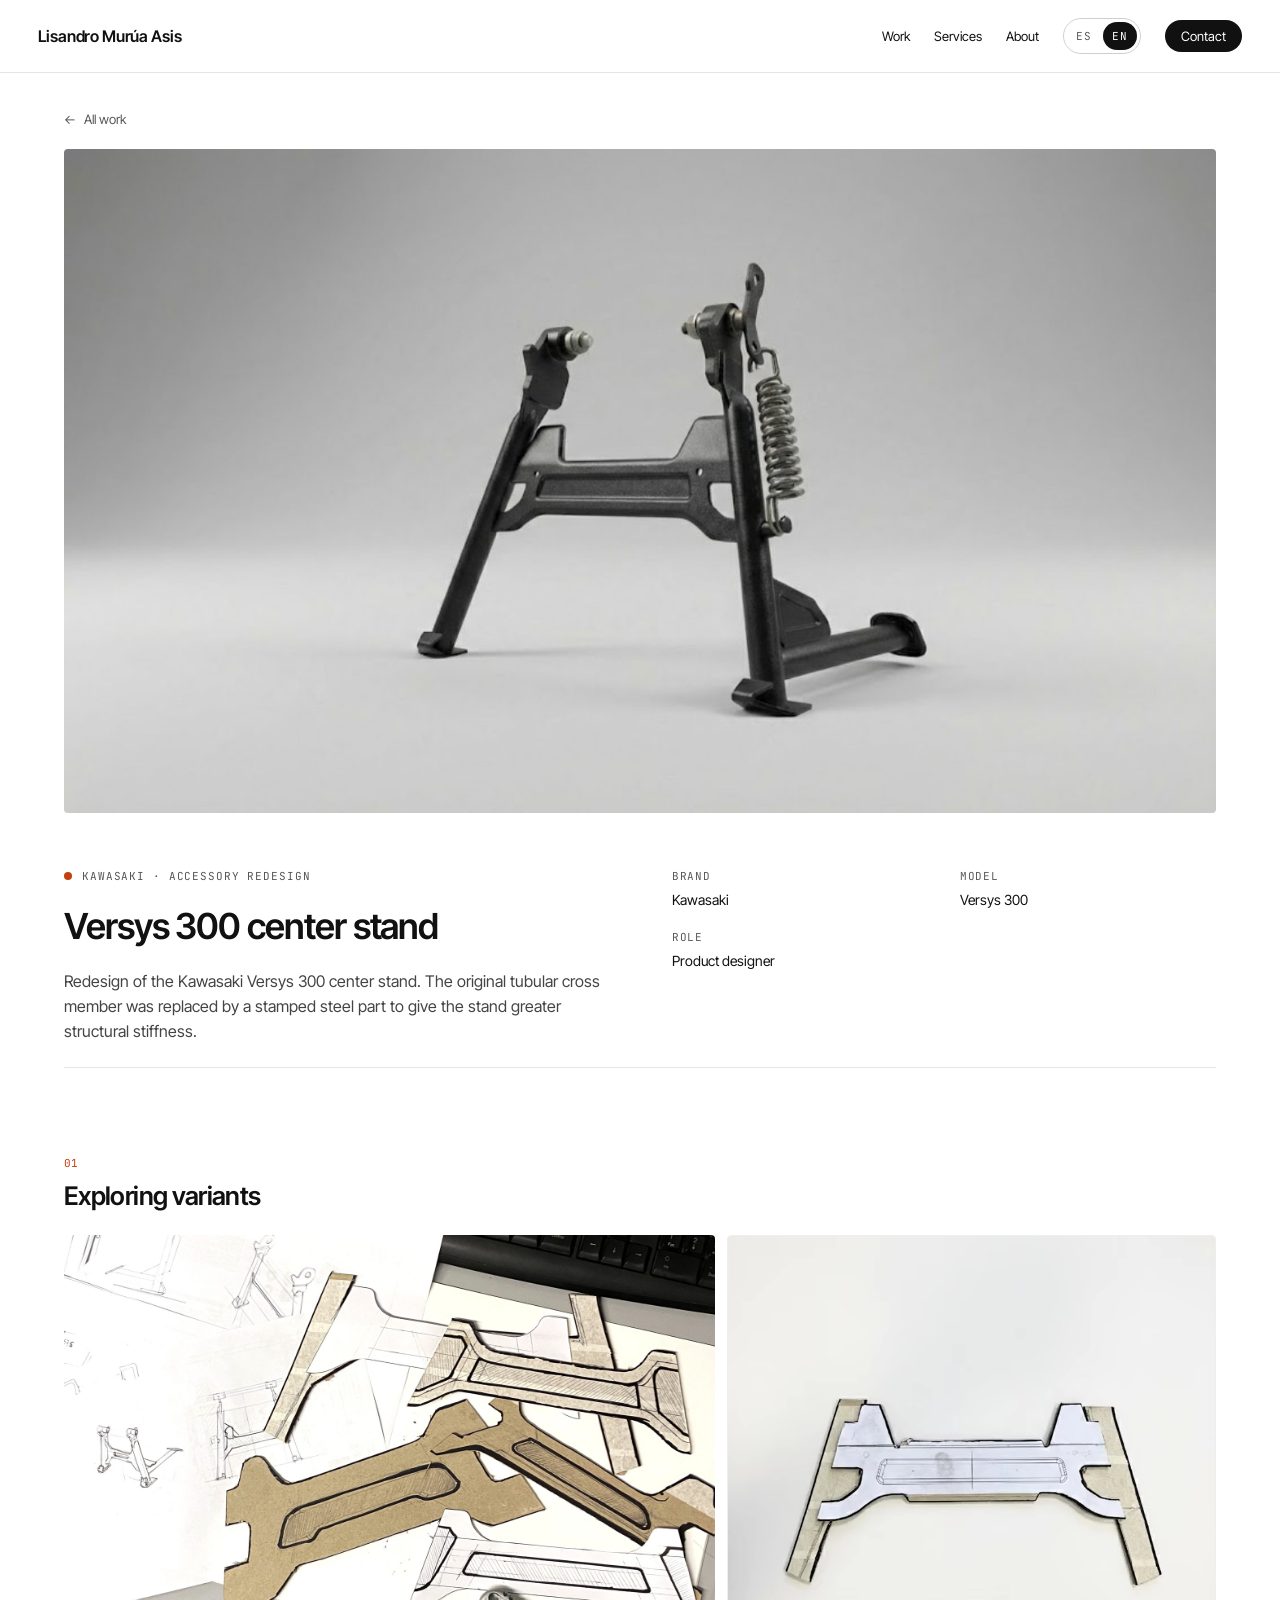
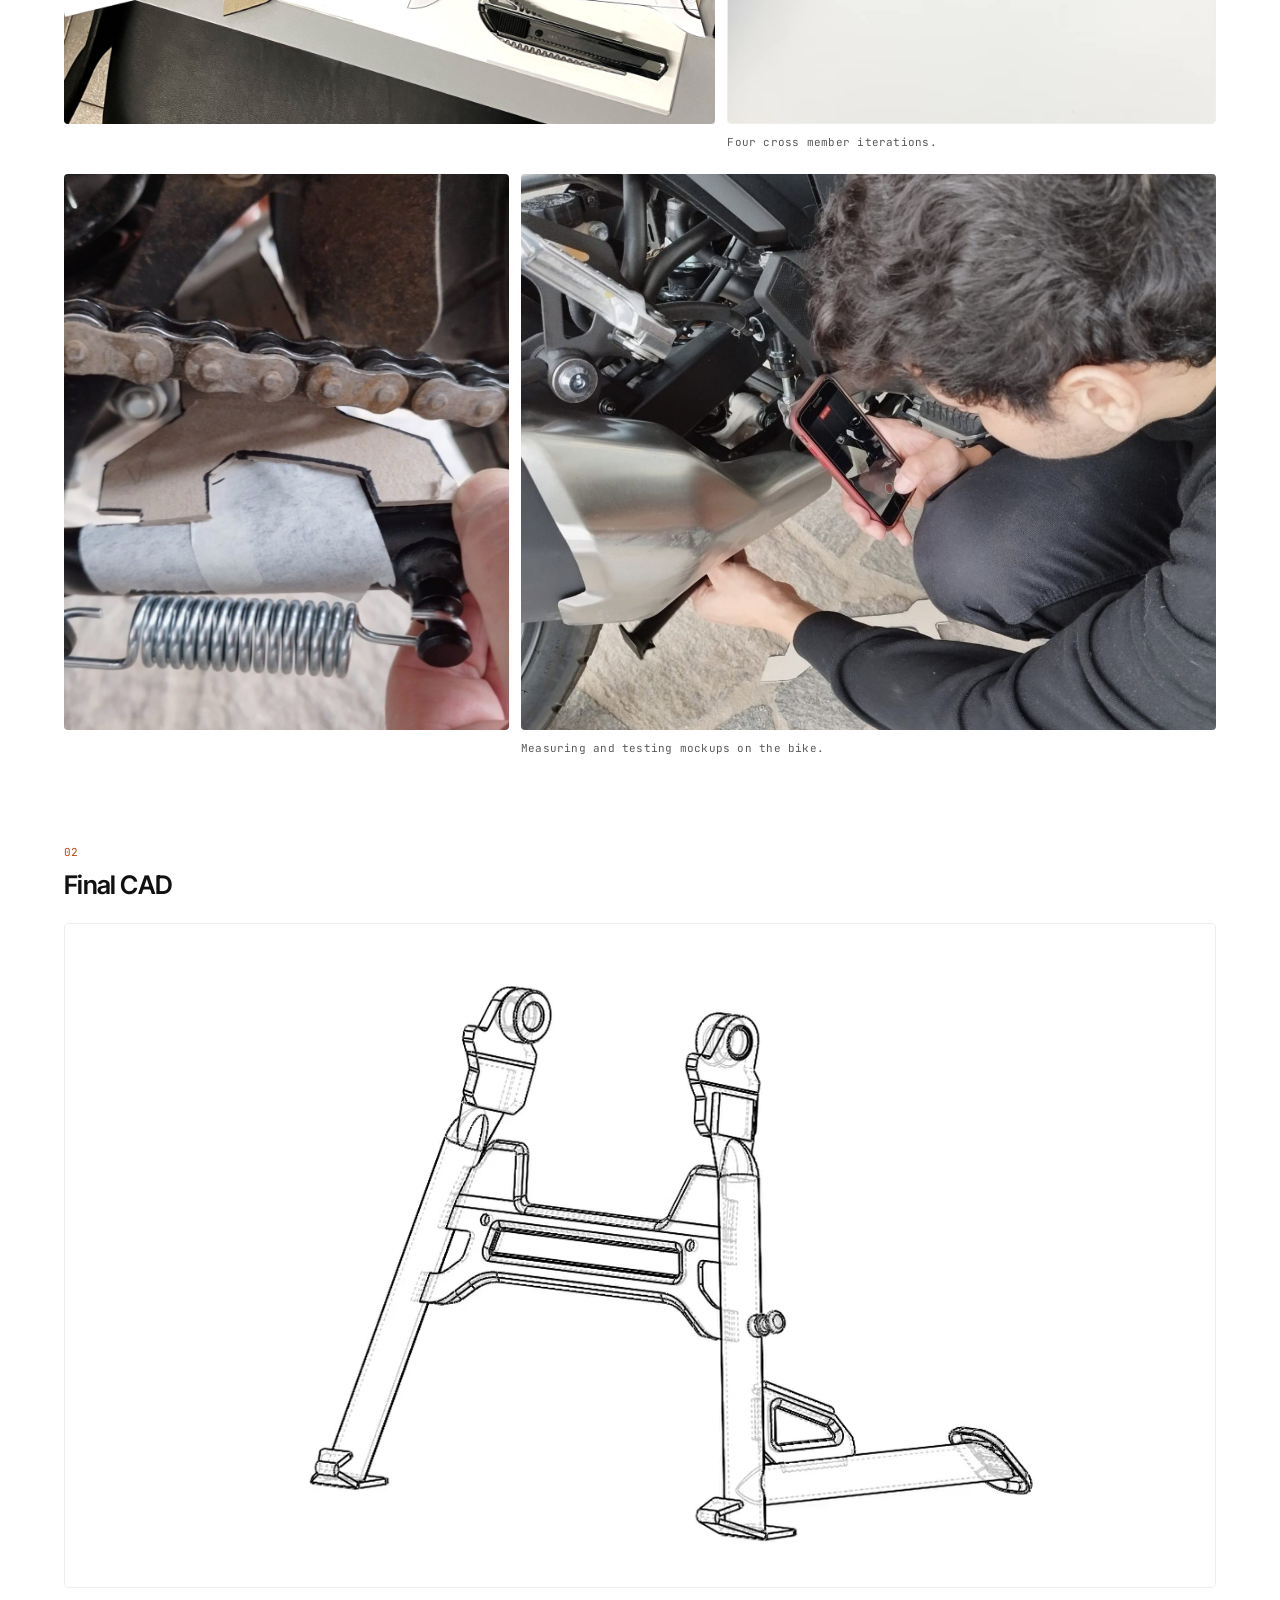
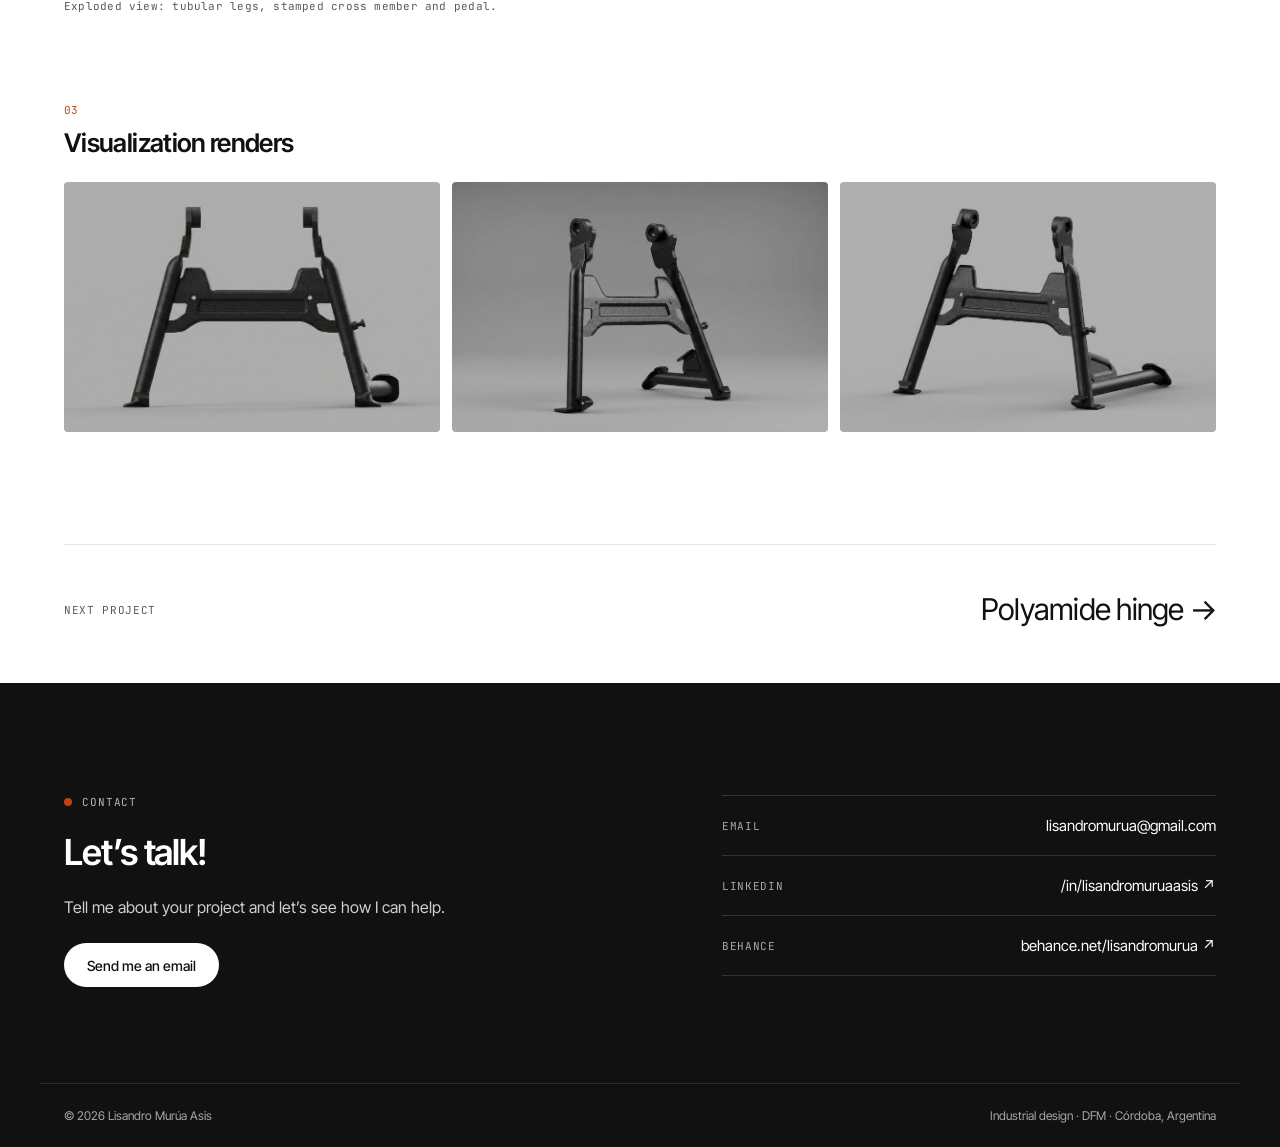
<file: proyectos/caballete.html>
<!doctype html>
<html lang="es" data-lang="es">
<head>
<meta charset="utf-8">
<meta name="viewport" content="width=device-width, initial-scale=1">
<script>(function(){var l;try{l=localStorage.getItem('lang')}catch(e){}if(l!=='es'&&l!=='en'){l=/^es/i.test(navigator.language||'es')?'es':'en'}document.documentElement.setAttribute('data-lang',l);document.documentElement.setAttribute('lang',l)})();</script>
<title>Caballete central Kawasaki Versys 300 — Lisandro Murúa Asis</title>
<meta name="description" content="Rediseño del caballete central para Kawasaki Versys 300: el travesaño tubular se reemplaza por una pieza de acero estampado, más fácil de fabricar y con mejor control geométrico.">
<meta property="og:title" content="Center stand — Kawasaki Versys 300 · Lisandro Murúa Asis">
<meta property="og:description" content="Center stand redesign: the tubular cross member is replaced by a stamped steel part for better manufacturability and geometric control.">
<meta property="og:type" content="article">
<meta property="og:image" content="https://lisandromurua.vercel.app/assets/img/caballete/principal.jpg">
<link rel="icon" href="../assets/favicon.svg" type="image/svg+xml">
<link rel="preconnect" href="https://fonts.googleapis.com">
<link rel="preconnect" href="https://fonts.gstatic.com" crossorigin>
<link rel="stylesheet" href="https://fonts.googleapis.com/css2?family=Inter+Tight:wght@400;500;600&amp;family=JetBrains+Mono:wght@400;500&amp;display=swap">
<link rel="stylesheet" href="../assets/css/styles.css">
<script defer src="../assets/js/main.js"></script>
<script data-goatcounter="https://lisandromuruaweb.goatcounter.com/count" async src="//gc.zgo.at/count.js"></script>
</head>
<body
  data-title-es="Caballete central Kawasaki Versys 300 — Lisandro Murúa Asis"
  data-title-en="Center stand Kawasaki Versys 300 — Lisandro Murúa Asis"
  data-desc-es="Rediseño del caballete central para Kawasaki Versys 300: el travesaño tubular se reemplaza por una pieza de acero estampado, más fácil de fabricar y con mejor control geométrico."
  data-desc-en="Center stand redesign for the Kawasaki Versys 300: the tubular cross member is replaced by a stamped steel part for better manufacturability and geometric control.">

<header class="site-header">
  <nav class="nav wrap">
    <a class="brand" href="../index.html">Lisandro Murúa Asis</a>
    <div class="nav-links">
      <a href="../index.html#proyectos"><span data-l="es">Proyectos</span><span data-l="en">Work</span></a>
      <a href="../index.html#servicios"><span data-l="es">Servicios</span><span data-l="en">Services</span></a>
      <a href="../sobre-mi.html"><span data-l="es">Sobre mí</span><span data-l="en">About</span></a>
      <div class="lang" role="group" aria-label="Idioma / Language">
        <button type="button" data-set-lang="es" aria-pressed="true">ES</button>
        <button type="button" data-set-lang="en" aria-pressed="false">EN</button>
      </div>
      <a class="nav-cta" href="#contacto"><span data-l="es">Contacto</span><span data-l="en">Contact</span></a>
    </div>
  </nav>
</header>

<main class="wrap">
  <div style="padding-top: 24px">
    <a class="back" href="../index.html#proyectos">← <span data-l="es">Todos los proyectos</span><span data-l="en">All work</span></a>
  </div>

  <figure class="cs-hero">
    <img src="../assets/img/caballete/principal.jpg" alt="Render del caballete central negro con resorte sobre fondo gris" width="1400" height="807" style="border-radius: 4px">
  </figure>

  <section class="cs-intro">
    <div class="cs-intro__text">
      <p class="eyebrow"><span class="dot"></span><span data-l="es">Kawasaki · Rediseño de accesorio</span><span data-l="en">Kawasaki · Accessory redesign</span></p>
      <h1 class="h1 h1--page"><span data-l="es">Caballete central Versys 300</span><span data-l="en">Versys 300 center stand</span></h1>
      <p class="lead" data-l="es">Rediseño del caballete central de la Kawasaki Versys 300. Reemplazo del travesaño tubular original por una pieza estampada en acero, para dar mayor rigidez estructural al caballete.</p>
      <p class="lead" data-l="en">Redesign of the Kawasaki Versys 300 center stand. The original tubular cross member was replaced by a stamped steel part to give the stand greater structural stiffness.</p>
    </div>
    <dl class="meta">
      <div><dt class="label"><span data-l="es">Marca</span><span data-l="en">Brand</span></dt><dd>Kawasaki</dd></div>
      <div><dt class="label"><span data-l="es">Modelo</span><span data-l="en">Model</span></dt><dd>Versys 300</dd></div>
      <div><dt class="label"><span data-l="es">Rol</span><span data-l="en">Role</span></dt><dd><span data-l="es">Diseñador de producto</span><span data-l="en">Product designer</span></dd></div>
    </dl>
  </section>

  <!-- 01 Del tubo a la chapa -->
  <section class="cs-block">
    <div class="cs-block__head">
      <div class="cs-block__title">
        <span class="num">01</span>
        <h2 class="h2"><span data-l="es">Búsqueda de variantes</span><span data-l="en">Exploring variants</span></h2>
      </div>
    </div>
    <div class="g" style="grid-template-columns: 1.333fr 1fr">
      <figure class="tile"><img src="../assets/img/caballete/maquetas.jpg" alt="Plantillas de cartón y bocetos del travesaño" width="1600" height="1200" loading="lazy"></figure>
      <figure class="tile tile--white tile--frame">
        <video data-loop muted loop playsinline preload="none" poster="../assets/img/caballete/iteraciones-poster.jpg" width="720" height="720" aria-label="Secuencia de cuatro maquetas de cartón del travesaño">
          <source src="../assets/img/caballete/iteraciones.webm" type="video/webm">
          <source src="../assets/img/caballete/iteraciones.mp4" type="video/mp4">
        </video>
        <figcaption><span data-l="es">Cuatro iteraciones del travesaño.</span><span data-l="en">Four cross member iterations.</span></figcaption>
      </figure>
    </div>
    <div class="g" style="grid-template-columns: 0.8fr 1.25fr">
      <figure class="tile"><img src="../assets/img/caballete/maqueta-en-moto.jpg" alt="Maqueta de cartón presentada en la moto junto al resorte" width="1024" height="1280" loading="lazy"></figure>
      <figure class="tile">
        <img src="../assets/img/caballete/relevamiento.jpg" alt="Lisandro relevando medidas debajo de la moto" width="1229" height="983" loading="lazy">
        <figcaption><span data-l="es">Relevamiento y prueba de maquetas sobre la moto.</span><span data-l="en">Measuring and testing mockups on the bike.</span></figcaption>
      </figure>
    </div>
  </section>

  <section class="cs-block">
    <div class="cs-block__head">
      <div class="cs-block__title">
        <span class="num">02</span>
        <h2 class="h2"><span data-l="es">CAD definitivo</span><span data-l="en">Final CAD</span></h2>
      </div>
    </div>
    <figure class="tile tile--white tile--frame">
      <video data-loop muted loop playsinline preload="none" poster="../assets/img/caballete/despiece-poster.jpg" width="1280" height="738" aria-label="Animación del despiece del caballete: patas, travesaño estampado y pedal">
        <source src="../assets/img/caballete/despiece.webm" type="video/webm">
        <source src="../assets/img/caballete/despiece.mp4" type="video/mp4">
      </video>
      <figcaption><span data-l="es">Despiece: patas tubulares, travesaño estampado y pedal.</span><span data-l="en">Exploded view: tubular legs, stamped cross member and pedal.</span></figcaption>
    </figure>
  </section>

  <section class="cs-block">
    <div class="cs-block__head">
      <div class="cs-block__title">
        <span class="num">03</span>
        <h2 class="h2"><span data-l="es">Renders para visualización</span><span data-l="en">Visualization renders</span></h2>
      </div>
    </div>
    <div class="g" style="grid-template-columns: 1fr 1fr 1fr">
      <figure class="tile"><img src="../assets/img/caballete/render-frente.jpg" alt="Render frontal del caballete" width="785" height="523" loading="lazy"></figure>
      <figure class="tile"><img src="../assets/img/caballete/render-lateral.jpg" alt="Render lateral del caballete" width="785" height="523" loading="lazy"></figure>
      <figure class="tile"><img src="../assets/img/caballete/render-perspectiva.jpg" alt="Render en perspectiva del caballete" width="785" height="523" loading="lazy"></figure>
    </div>
  </section>

  <nav class="next" aria-label="Siguiente proyecto">
    <a href="bisagra.html">
      <span class="label"><span data-l="es">Siguiente proyecto</span><span data-l="en">Next project</span></span>
      <span class="h2"><span data-l="es">Bisagra de poliamida →</span><span data-l="en">Polyamide hinge →</span></span>
    </a>
  </nav>
</main>

<footer id="contacto" class="contact">
  <div class="contact__grid wrap">
    <div class="contact__text">
      <p class="eyebrow"><span class="dot"></span><span data-l="es">Contacto</span><span data-l="en">Contact</span></p>
      <h2 class="h1 h1--page"><span data-l="es">¡Hablemos!</span><span data-l="en">Let’s talk!</span></h2>
      <p class="lead" data-l="es">Contame tu proyecto y vemos cómo puedo sumar.</p>
      <p class="lead" data-l="en">Tell me about your project and let’s see how I can help.</p>
      <div class="btns">
        <a class="btn btn--light" href="mailto:lisandromurua@gmail.com"><span data-l="es">Escribime un mail</span><span data-l="en">Send me an email</span></a>
      </div>
    </div>
    <ul class="contact__list">
      <li><a href="mailto:lisandromurua@gmail.com"><span class="label">Email</span><span>lisandromurua@gmail.com</span></a></li>
      <li><a href="https://www.linkedin.com/in/lisandromuruaasis/" target="_blank" rel="noopener"><span class="label">LinkedIn</span><span>/in/lisandromuruaasis ↗</span></a></li>
      <li><a href="https://www.behance.net/lisandromurua" target="_blank" rel="noopener"><span class="label">Behance</span><span>behance.net/lisandromurua ↗</span></a></li>
    </ul>
  </div>
  <div class="footer wrap">
    <span>© <span id="year">2026</span> Lisandro Murúa Asis<span id="visit-count" hidden> · <strong>0</strong> <span data-l="es">visitas</span><span data-l="en">visits</span></span></span>
    <span><span data-l="es">Diseño industrial · DFM · Córdoba, Argentina</span><span data-l="en">Industrial design · DFM · Córdoba, Argentina</span></span>
  </div>
</footer>

</body>
</html>
</file>
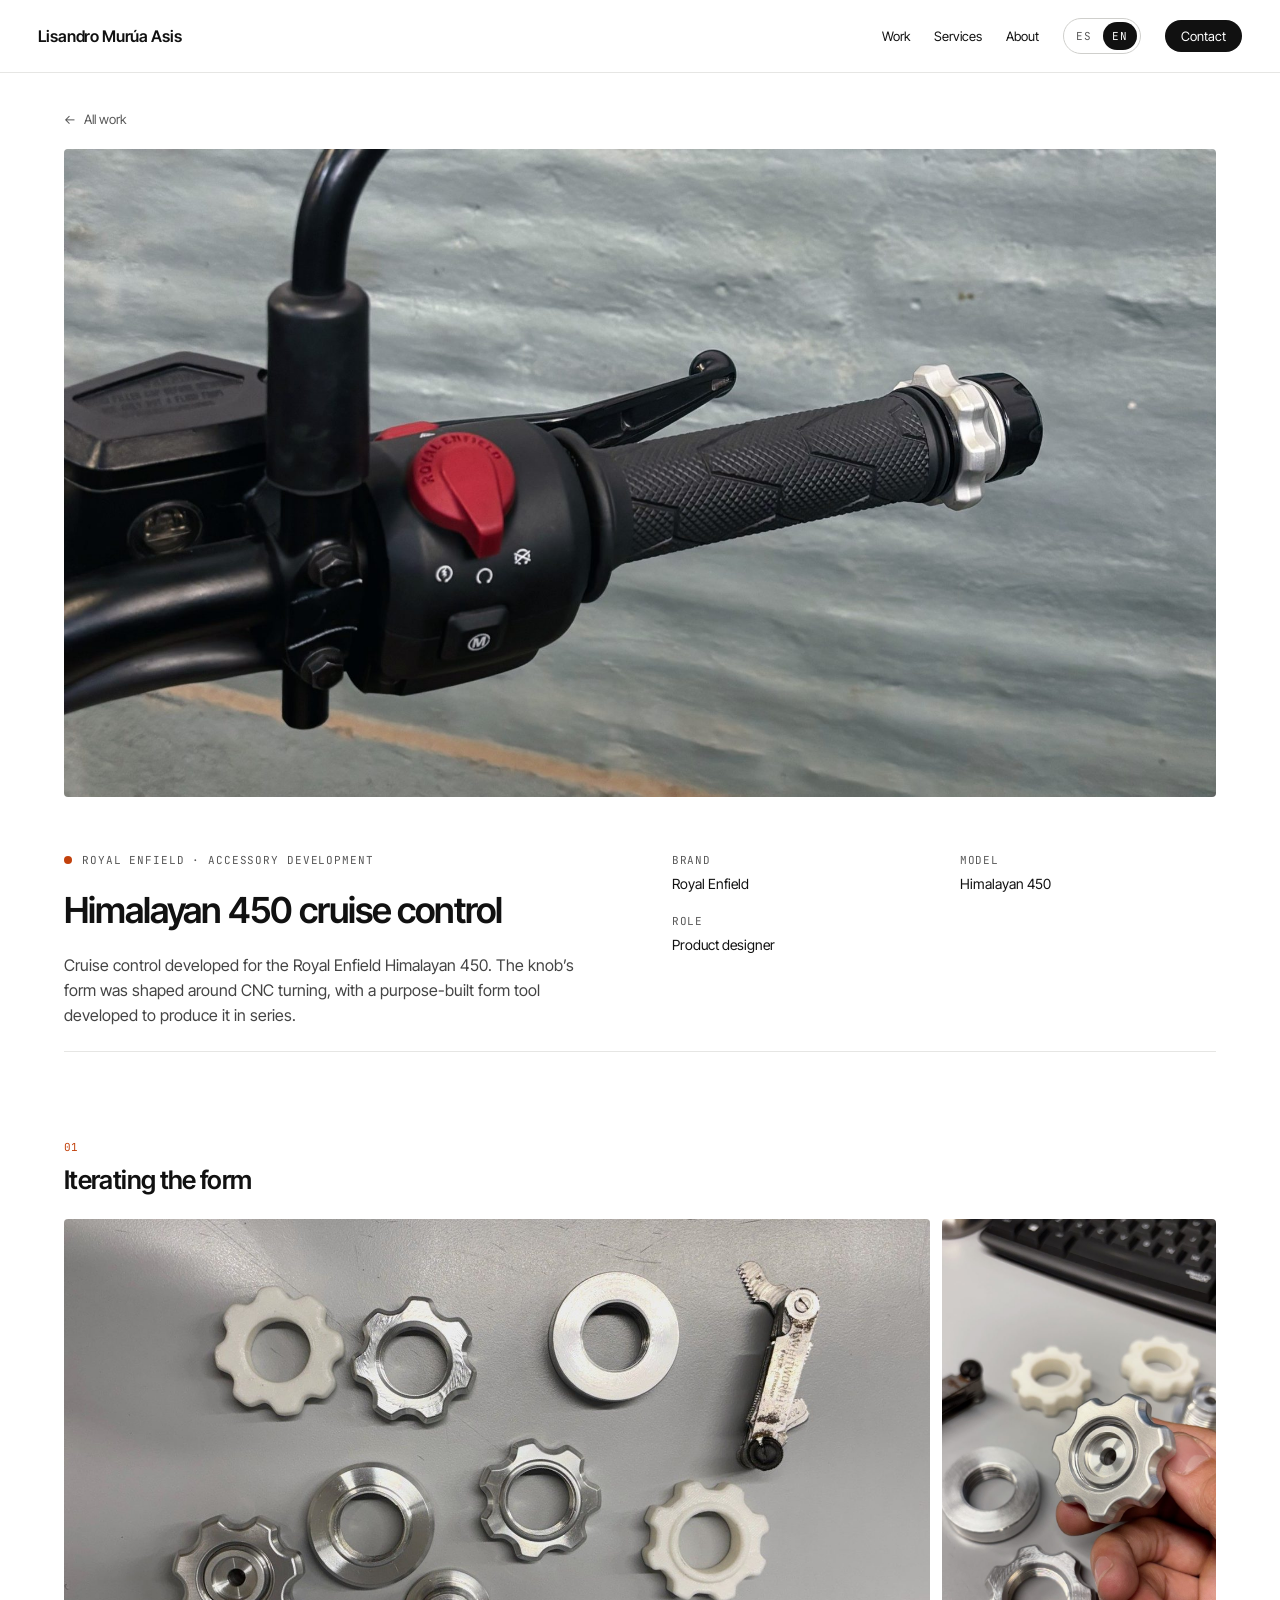
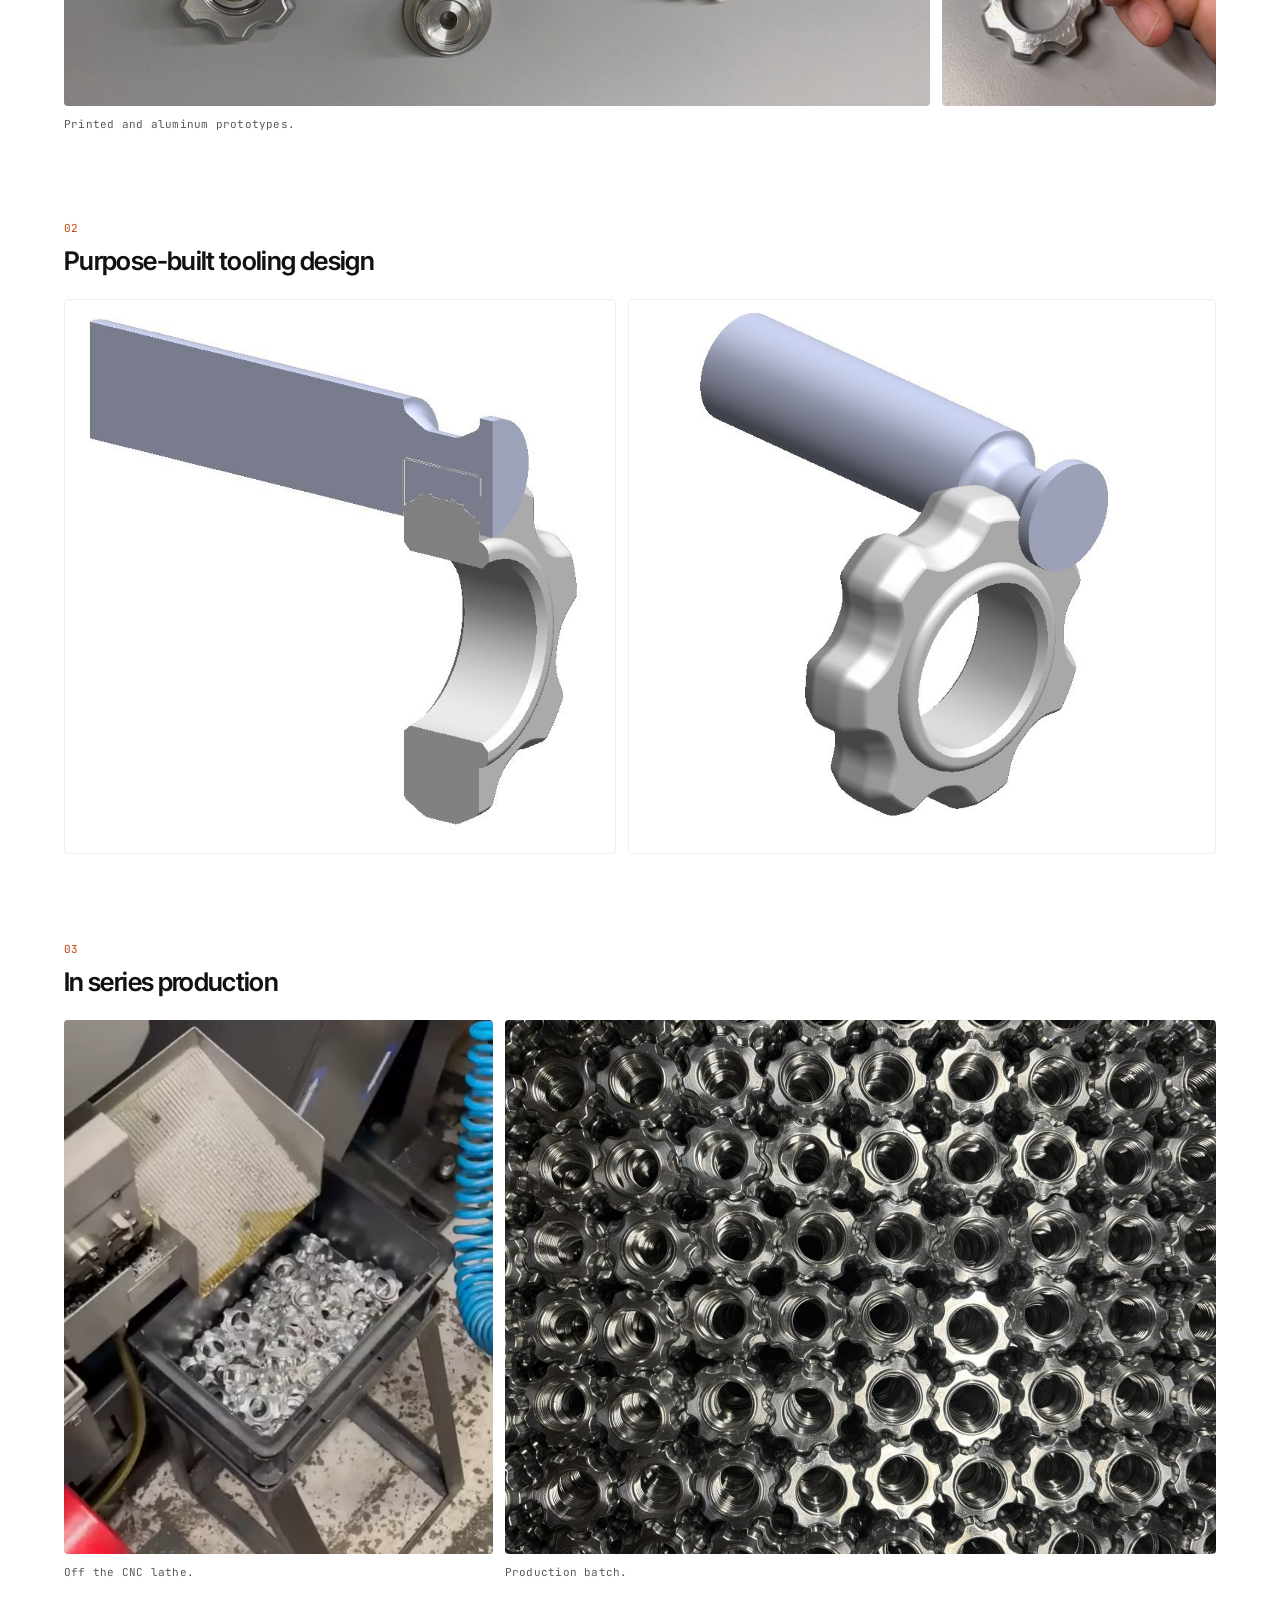
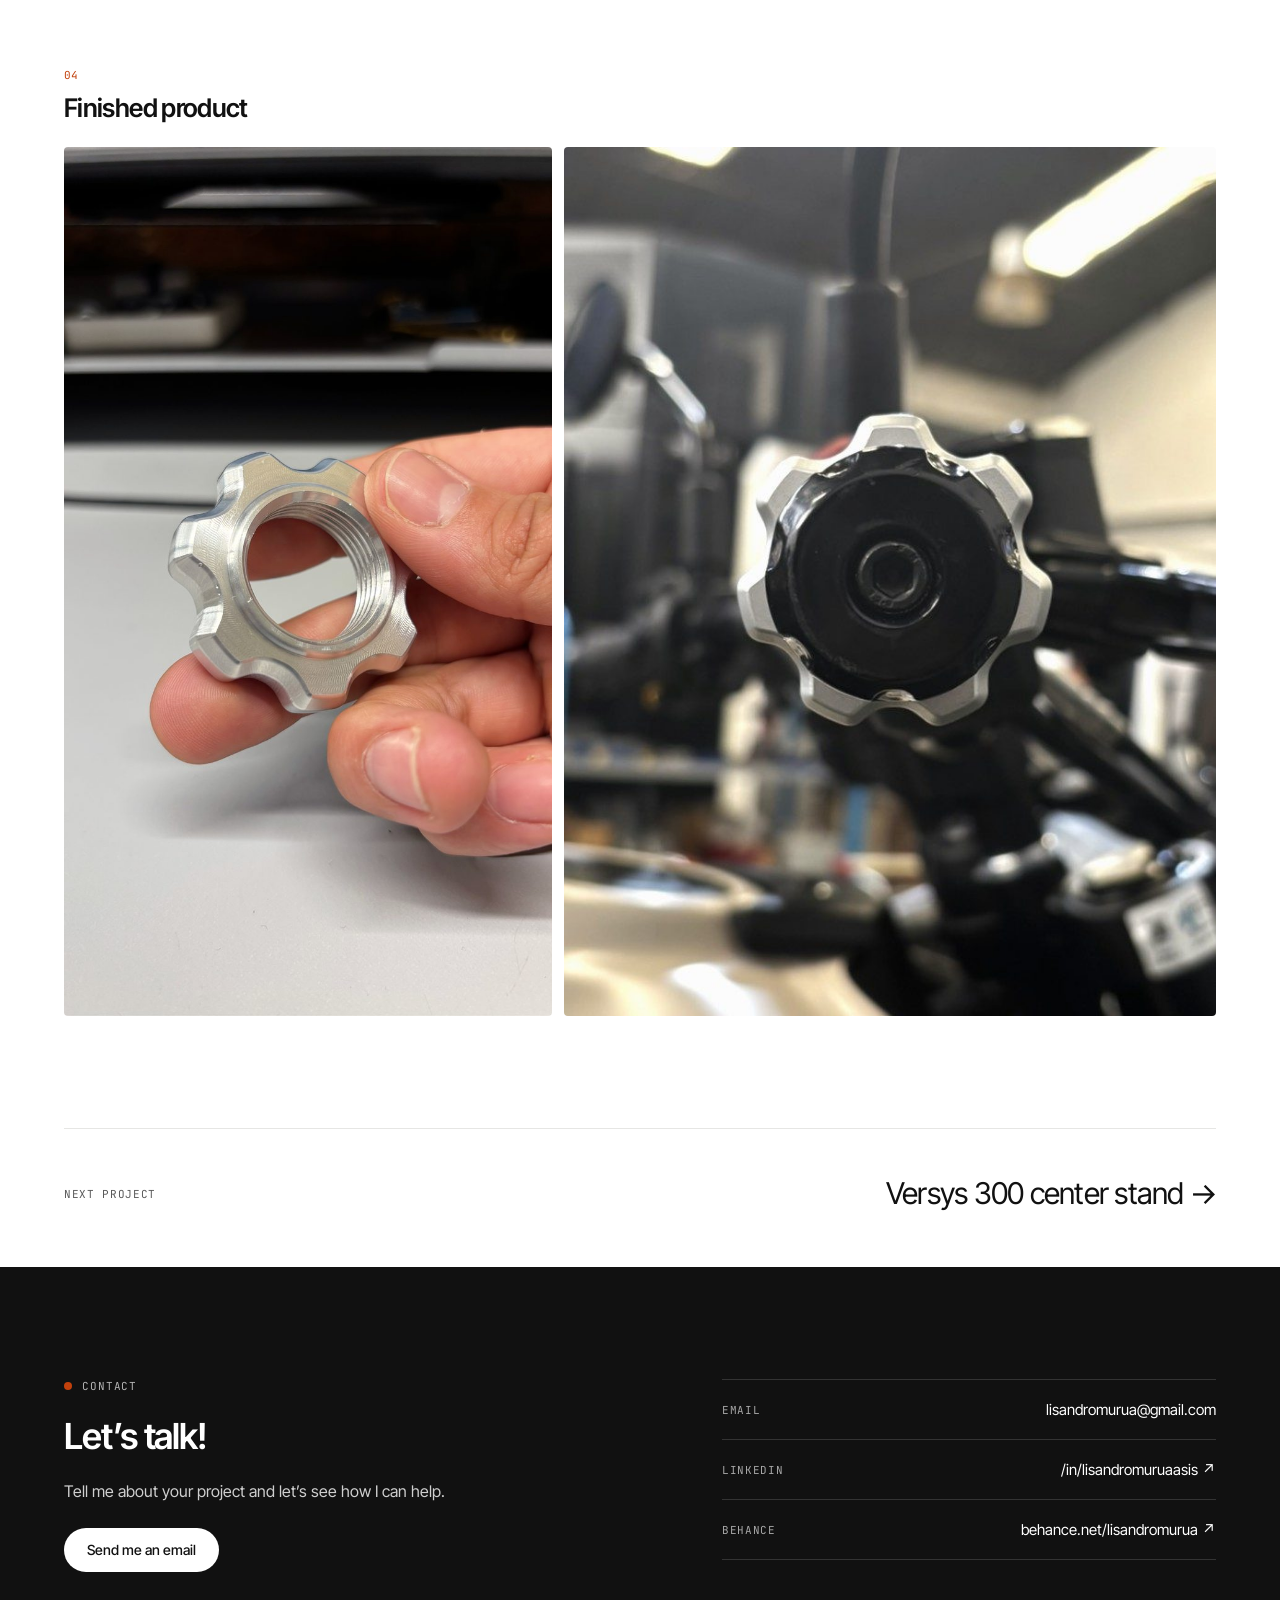
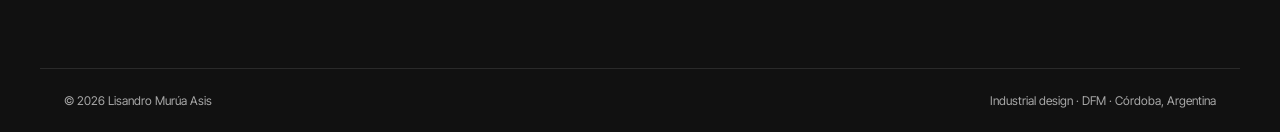
<file: proyectos/control-crucero.html>
<!doctype html>
<html lang="es" data-lang="es">
<head>
<meta charset="utf-8">
<meta name="viewport" content="width=device-width, initial-scale=1">
<script>(function(){var l;try{l=localStorage.getItem('lang')}catch(e){}if(l!=='es'&&l!=='en'){l=/^es/i.test(navigator.language||'es')?'es':'en'}document.documentElement.setAttribute('data-lang',l);document.documentElement.setAttribute('lang',l)})();</script>
<title>Control crucero Royal Enfield Himalayan 450 — Lisandro Murúa Asis</title>
<meta name="description" content="Perilla de regulación del control crucero mecánico para Royal Enfield Himalayan 450: geometría definida por el torneado CNC, con una herramienta de forma propia.">
<meta property="og:title" content="Mechanical cruise control — Royal Enfield Himalayan 450 · Lisandro Murúa Asis">
<meta property="og:description" content="CNC-turned adjustment knob, with geometry driven by a custom form tool.">
<meta property="og:type" content="article">
<meta property="og:image" content="https://lisandromurua.vercel.app/assets/img/control-crucero/principal.jpg">
<link rel="icon" href="../assets/favicon.svg" type="image/svg+xml">
<link rel="preconnect" href="https://fonts.googleapis.com">
<link rel="preconnect" href="https://fonts.gstatic.com" crossorigin>
<link rel="stylesheet" href="https://fonts.googleapis.com/css2?family=Inter+Tight:wght@400;500;600&amp;family=JetBrains+Mono:wght@400;500&amp;display=swap">
<link rel="stylesheet" href="../assets/css/styles.css">
<script defer src="../assets/js/main.js"></script>
<script data-goatcounter="https://lisandromuruaweb.goatcounter.com/count" async src="//gc.zgo.at/count.js"></script>
</head>
<body
  data-title-es="Control crucero Royal Enfield Himalayan 450 — Lisandro Murúa Asis"
  data-title-en="Cruise control Royal Enfield Himalayan 450 — Lisandro Murúa Asis"
  data-desc-es="Perilla de regulación del control crucero mecánico para Royal Enfield Himalayan 450: geometría definida por el torneado CNC, con una herramienta de forma propia."
  data-desc-en="Adjustment knob for a mechanical cruise control on the Royal Enfield Himalayan 450: geometry driven by CNC turning, with a custom form tool.">

<header class="site-header">
  <nav class="nav wrap">
    <a class="brand" href="../index.html">Lisandro Murúa Asis</a>
    <div class="nav-links">
      <a href="../index.html#proyectos"><span data-l="es">Proyectos</span><span data-l="en">Work</span></a>
      <a href="../index.html#servicios"><span data-l="es">Servicios</span><span data-l="en">Services</span></a>
      <a href="../sobre-mi.html"><span data-l="es">Sobre mí</span><span data-l="en">About</span></a>
      <div class="lang" role="group" aria-label="Idioma / Language">
        <button type="button" data-set-lang="es" aria-pressed="true">ES</button>
        <button type="button" data-set-lang="en" aria-pressed="false">EN</button>
      </div>
      <a class="nav-cta" href="#contacto"><span data-l="es">Contacto</span><span data-l="en">Contact</span></a>
    </div>
  </nav>
</header>

<main class="wrap">
  <div style="padding-top: 24px">
    <a class="back" href="../index.html#proyectos">← <span data-l="es">Todos los proyectos</span><span data-l="en">All work</span></a>
  </div>

  <figure class="cs-hero">
    <img src="../assets/img/control-crucero/principal.jpg" alt="Puño derecho de la Himalayan 450 con la perilla del control crucero" width="2000" height="1125" style="border-radius: 4px">
  </figure>

  <section class="cs-intro">
    <div class="cs-intro__text">
      <p class="eyebrow"><span class="dot"></span><span data-l="es">Royal Enfield · Desarrollo de accesorio</span><span data-l="en">Royal Enfield · Accessory development</span></p>
      <h1 class="h1 h1--page"><span data-l="es">Control crucero Himalayan 450</span><span data-l="en">Himalayan 450 cruise control</span></h1>
      <p class="lead" data-l="es">Control crucero desarrollado para la Royal Enfield Himalayan 450. La forma de la perilla se trabajó en función del torneado CNC, con el desarrollo de una herramienta de forma específica para producirla en serie.</p>
      <p class="lead" data-l="en">Cruise control developed for the Royal Enfield Himalayan 450. The knob’s form was shaped around CNC turning, with a purpose-built form tool developed to produce it in series.</p>
    </div>
    <dl class="meta">
      <div><dt class="label"><span data-l="es">Marca</span><span data-l="en">Brand</span></dt><dd>Royal Enfield</dd></div>
      <div><dt class="label"><span data-l="es">Modelo</span><span data-l="en">Model</span></dt><dd>Himalayan 450</dd></div>
      <div><dt class="label"><span data-l="es">Rol</span><span data-l="en">Role</span></dt><dd><span data-l="es">Diseñador de producto</span><span data-l="en">Product designer</span></dd></div>
    </dl>
  </section>

  <section class="cs-block">
    <div class="cs-block__head">
      <div class="cs-block__title">
        <span class="num">01</span>
        <h2 class="h2"><span data-l="es">Iterar la forma</span><span data-l="en">Iterating the form</span></h2>
      </div>
    </div>
    <div class="g" style="grid-template-columns: 1.778fr 0.5614fr">
      <figure class="tile"><img src="../assets/img/control-crucero/iteraciones.jpg" alt="Iteraciones de la perilla impresas en 3D y en aluminio" width="1572" height="884" loading="lazy">
        <figcaption><span data-l="es">Prototipos impresos y en aluminio.</span><span data-l="en">Printed and aluminum prototypes.</span></figcaption></figure>
      <figure class="tile"><img src="../assets/img/control-crucero/prototipos.jpg" alt="Prototipo de aluminio sostenido junto a versiones impresas" width="786" height="1400" loading="lazy"></figure>
    </div>
  </section>

  <section class="cs-block">
    <div class="cs-block__head">
      <div class="cs-block__title">
        <span class="num">02</span>
        <h2 class="h2"><span data-l="es">Diseño de herramental específico</span><span data-l="en">Purpose-built tooling design</span></h2>
      </div>
    </div>
    <div class="g" style="grid-template-columns: 0.996fr 1.061fr">
      <figure class="tile tile--white tile--frame"><img src="../assets/img/control-crucero/herramienta-perfil.jpg" alt="Corte de la herramienta de forma sobre el perfil de la perilla" width="732" height="735" loading="lazy"></figure>
      <figure class="tile tile--white tile--frame"><img src="../assets/img/control-crucero/herramienta-render.jpg" alt="Render de la herramienta de corte junto a la perilla" width="799" height="753" loading="lazy"></figure>
    </div>
  </section>

  <section class="cs-block">
    <div class="cs-block__head">
      <div class="cs-block__title">
        <span class="num">03</span>
        <h2 class="h2"><span data-l="es">En serie</span><span data-l="en">In series production</span></h2>
      </div>
    </div>
    <div class="g" style="grid-template-columns: 0.8036fr 1.333fr">
      <figure class="tile">
        <video data-loop muted loop playsinline preload="none" poster="../assets/img/control-crucero/produccion-poster.jpg" width="540" height="672" aria-label="Piezas cayendo del torno CNC a la bandeja">
          <source src="../assets/img/control-crucero/produccion.webm" type="video/webm">
          <source src="../assets/img/control-crucero/produccion.mp4" type="video/mp4">
        </video>
        <figcaption><span data-l="es">Salida del torno CNC.</span><span data-l="en">Off the CNC lathe.</span></figcaption>
      </figure>
      <figure class="tile"><img src="../assets/img/control-crucero/lote.jpg" alt="Lote de perillas mecanizadas" width="1300" height="975" loading="lazy">
        <figcaption><span data-l="es">Lote de producción.</span><span data-l="en">Production batch.</span></figcaption></figure>
    </div>
  </section>

  <section class="cs-block">
    <div class="cs-block__head">
      <div class="cs-block__title">
        <span class="num">04</span>
        <h2 class="h2"><span data-l="es">Producto terminado</span><span data-l="en">Finished product</span></h2>
      </div>
    </div>
    <div class="g" style="grid-template-columns: 0.562fr 0.75fr">
      <figure class="tile"><img src="../assets/img/control-crucero/pieza-mano.jpg" alt="Perilla terminada sostenida en la mano" width="787" height="1400" loading="lazy"></figure>
      <figure class="tile"><img src="../assets/img/control-crucero/en-la-moto.jpg" alt="Perilla montada en el puño de la Himalayan 450" width="707" height="943" loading="lazy"></figure>
    </div>
  </section>

  <nav class="next" aria-label="Siguiente proyecto">
    <a href="caballete.html">
      <span class="label"><span data-l="es">Siguiente proyecto</span><span data-l="en">Next project</span></span>
      <span class="h2"><span data-l="es">Caballete central Versys 300 →</span><span data-l="en">Versys 300 center stand →</span></span>
    </a>
  </nav>
</main>

<footer id="contacto" class="contact">
  <div class="contact__grid wrap">
    <div class="contact__text">
      <p class="eyebrow"><span class="dot"></span><span data-l="es">Contacto</span><span data-l="en">Contact</span></p>
      <h2 class="h1 h1--page"><span data-l="es">¡Hablemos!</span><span data-l="en">Let’s talk!</span></h2>
      <p class="lead" data-l="es">Contame tu proyecto y vemos cómo puedo sumar.</p>
      <p class="lead" data-l="en">Tell me about your project and let’s see how I can help.</p>
      <div class="btns">
        <a class="btn btn--light" href="mailto:lisandromurua@gmail.com"><span data-l="es">Escribime un mail</span><span data-l="en">Send me an email</span></a>
      </div>
    </div>
    <ul class="contact__list">
      <li><a href="mailto:lisandromurua@gmail.com"><span class="label">Email</span><span>lisandromurua@gmail.com</span></a></li>
      <li><a href="https://www.linkedin.com/in/lisandromuruaasis/" target="_blank" rel="noopener"><span class="label">LinkedIn</span><span>/in/lisandromuruaasis ↗</span></a></li>
      <li><a href="https://www.behance.net/lisandromurua" target="_blank" rel="noopener"><span class="label">Behance</span><span>behance.net/lisandromurua ↗</span></a></li>
    </ul>
  </div>
  <div class="footer wrap">
    <span>© <span id="year">2026</span> Lisandro Murúa Asis<span id="visit-count" hidden> · <strong>0</strong> <span data-l="es">visitas</span><span data-l="en">visits</span></span></span>
    <span><span data-l="es">Diseño industrial · DFM · Córdoba, Argentina</span><span data-l="en">Industrial design · DFM · Córdoba, Argentina</span></span>
  </div>
</footer>

</body>
</html>
</file>
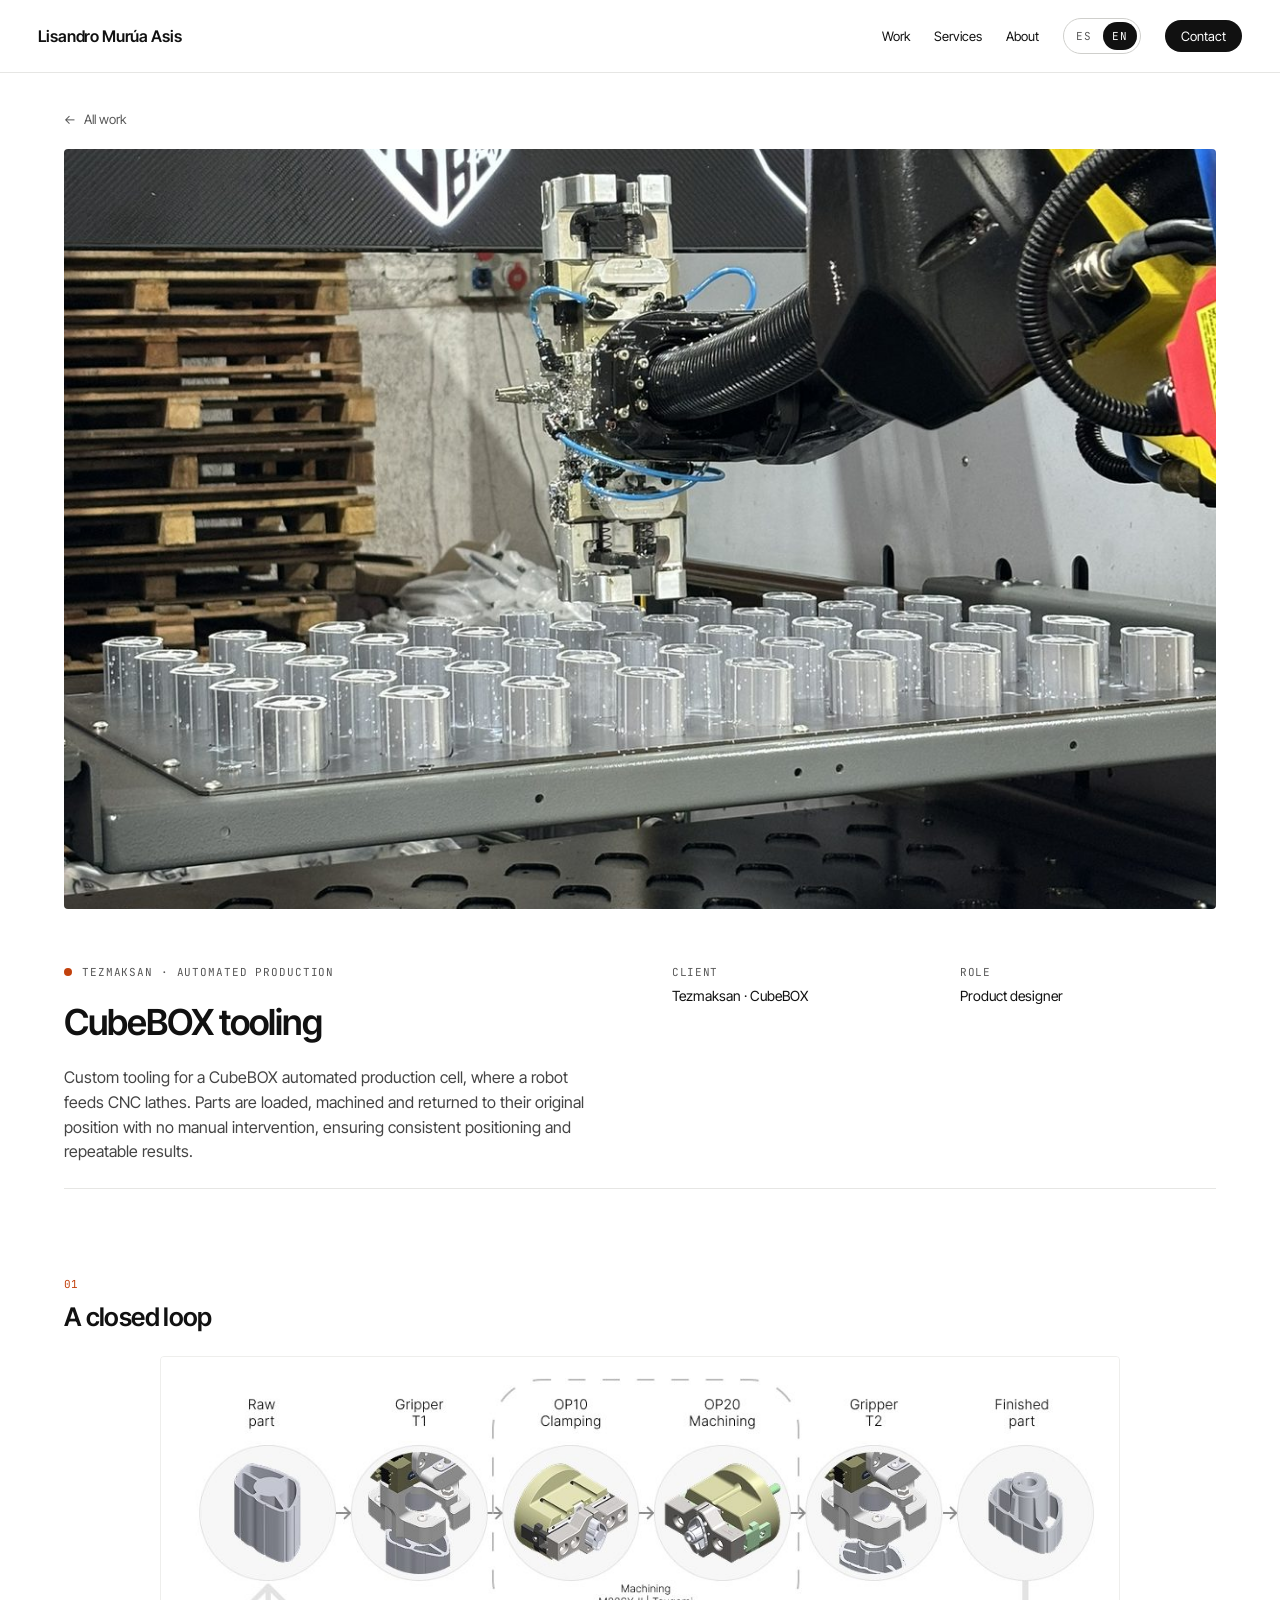
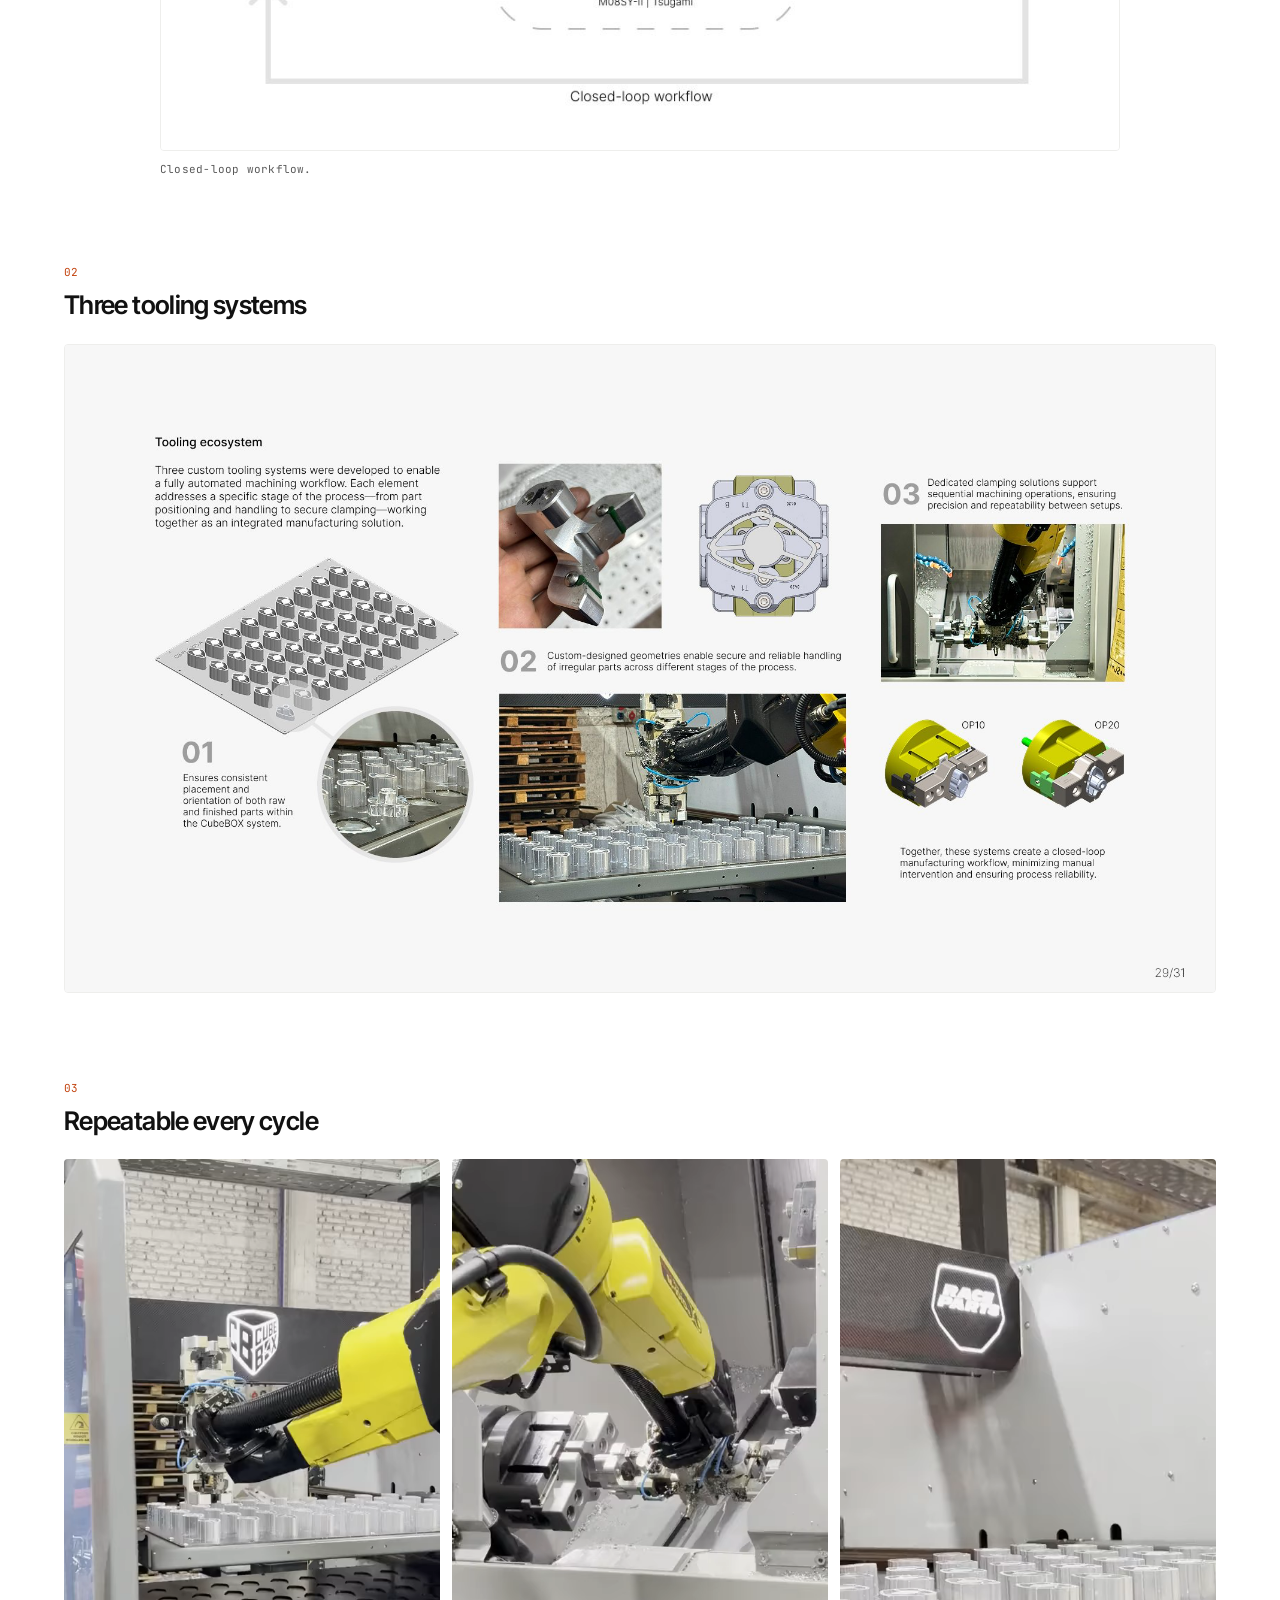
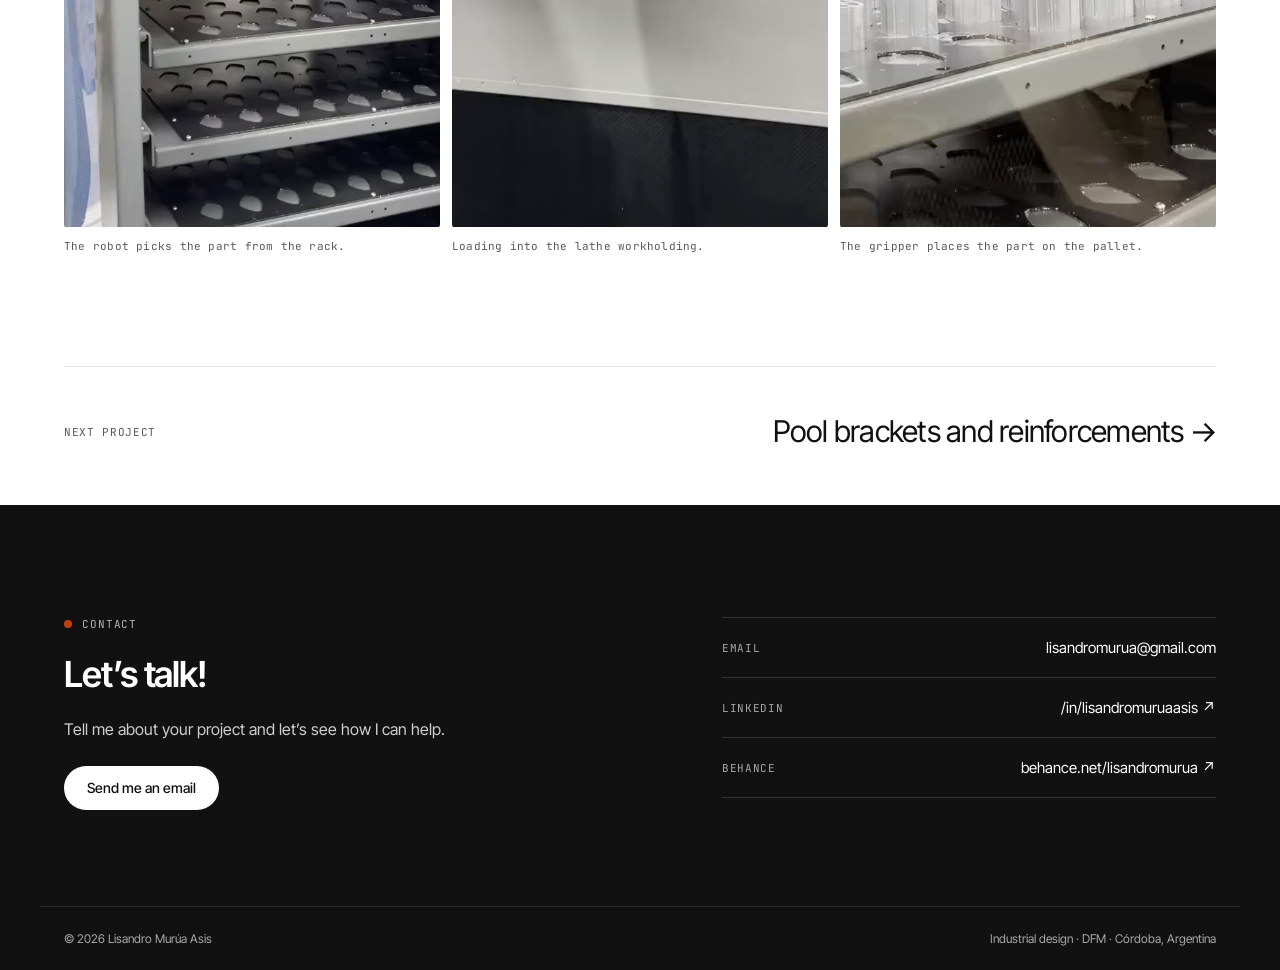
<file: proyectos/cubebox.html>
<!doctype html>
<html lang="es" data-lang="es">
<head>
<meta charset="utf-8">
<meta name="viewport" content="width=device-width, initial-scale=1">
<script>(function(){var l;try{l=localStorage.getItem('lang')}catch(e){}if(l!=='es'&&l!=='en'){l=/^es/i.test(navigator.language||'es')?'es':'en'}document.documentElement.setAttribute('data-lang',l);document.documentElement.setAttribute('lang',l)})();</script>
<title>Herramental CubeBOX · Tezmaksan — Lisandro Murúa Asis</title>
<meta name="description" content="Herramental a medida para una celda de torneado CNC automatizada CubeBOX: pallets, pinzas para el robot y sujeciones para dos operaciones de mecanizado.">
<meta property="og:title" content="Automated manufacturing tooling — CubeBOX · Tezmaksan · Lisandro Murúa Asis">
<meta property="og:description" content="Custom pallets, grippers and workholding for an automated CNC turning cell.">
<meta property="og:type" content="article">
<meta property="og:image" content="https://lisandromurua.vercel.app/assets/img/cubebox/principal.jpg">
<link rel="icon" href="../assets/favicon.svg" type="image/svg+xml">
<link rel="preconnect" href="https://fonts.googleapis.com">
<link rel="preconnect" href="https://fonts.gstatic.com" crossorigin>
<link rel="stylesheet" href="https://fonts.googleapis.com/css2?family=Inter+Tight:wght@400;500;600&amp;family=JetBrains+Mono:wght@400;500&amp;display=swap">
<link rel="stylesheet" href="../assets/css/styles.css">
<script defer src="../assets/js/main.js"></script>
<script data-goatcounter="https://lisandromuruaweb.goatcounter.com/count" async src="//gc.zgo.at/count.js"></script>
</head>
<body
  data-title-es="Herramental CubeBOX · Tezmaksan — Lisandro Murúa Asis"
  data-title-en="CubeBOX tooling · Tezmaksan — Lisandro Murúa Asis"
  data-desc-es="Herramental a medida para una celda de torneado CNC automatizada CubeBOX: pallets, pinzas para el robot y sujeciones para dos operaciones de mecanizado."
  data-desc-en="Custom tooling for an automated CubeBOX CNC turning cell: pallets, robot grippers and workholding for two machining operations.">

<header class="site-header">
  <nav class="nav wrap">
    <a class="brand" href="../index.html">Lisandro Murúa Asis</a>
    <div class="nav-links">
      <a href="../index.html#proyectos"><span data-l="es">Proyectos</span><span data-l="en">Work</span></a>
      <a href="../index.html#servicios"><span data-l="es">Servicios</span><span data-l="en">Services</span></a>
      <a href="../sobre-mi.html"><span data-l="es">Sobre mí</span><span data-l="en">About</span></a>
      <div class="lang" role="group" aria-label="Idioma / Language">
        <button type="button" data-set-lang="es" aria-pressed="true">ES</button>
        <button type="button" data-set-lang="en" aria-pressed="false">EN</button>
      </div>
      <a class="nav-cta" href="#contacto"><span data-l="es">Contacto</span><span data-l="en">Contact</span></a>
    </div>
  </nav>
</header>

<main class="wrap">
  <div style="padding-top: 24px">
    <a class="back" href="../index.html#proyectos">← <span data-l="es">Todos los proyectos</span><span data-l="en">All work</span></a>
  </div>

  <figure class="cs-hero">
    <img src="../assets/img/cubebox/principal.jpg" alt="Robot de la celda CubeBOX tomando piezas del pallet con la pinza" width="1200" height="1600" style="border-radius: 4px; max-height: 760px; object-fit: cover">
  </figure>

  <section class="cs-intro">
    <div class="cs-intro__text">
      <p class="eyebrow"><span class="dot"></span><span data-l="es">Tezmaksan · Producción automatizada</span><span data-l="en">Tezmaksan · Automated production</span></p>
      <h1 class="h1 h1--page"><span data-l="es">Herramental CubeBOX</span><span data-l="en">CubeBOX tooling</span></h1>
      <p class="lead" data-l="es">Herramental a medida para una celda CubeBOX de producción automatizada, donde un robot alimenta tornos CNC. Las piezas se cargan, se mecanizan y vuelven a su posición original sin intervención manual, con posicionamiento constante y resultados repetibles.</p>
      <p class="lead" data-l="en">Custom tooling for a CubeBOX automated production cell, where a robot feeds CNC lathes. Parts are loaded, machined and returned to their original position with no manual intervention, ensuring consistent positioning and repeatable results.</p>
    </div>
    <dl class="meta">
      <div><dt class="label"><span data-l="es">Cliente</span><span data-l="en">Client</span></dt><dd>Tezmaksan · CubeBOX</dd></div>
      <div><dt class="label"><span data-l="es">Rol</span><span data-l="en">Role</span></dt><dd><span data-l="es">Diseñador de producto</span><span data-l="en">Product designer</span></dd></div>
    </dl>
  </section>

  <section class="cs-block">
    <div class="cs-block__head">
      <div class="cs-block__title">
        <span class="num">01</span>
        <h2 class="h2"><span data-l="es">Un circuito cerrado</span><span data-l="en">A closed loop</span></h2>
      </div>
    </div>
    <figure class="tile tile--white tile--frame tile--narrow"><img src="../assets/img/cubebox/flujo.jpg" alt="Diagrama del flujo: pieza en bruto, pinza, sujeción OP10, mecanizado OP20, pinza y pieza terminada" width="1100" height="451" loading="lazy">
        <figcaption><span data-l="es">Flujo de trabajo en circuito cerrado.</span><span data-l="en">Closed-loop workflow.</span></figcaption></figure>
  </section>

  <section class="cs-block">
    <div class="cs-block__head">
      <div class="cs-block__title">
        <span class="num">02</span>
        <h2 class="h2"><span data-l="es">Tres sistemas de herramental</span><span data-l="en">Three tooling systems</span></h2>
      </div>
    </div>
    <figure class="tile tile--white tile--frame"><img src="../assets/img/cubebox/ecosistema.jpg" alt="Lámina con el pallet, las pinzas y las sujeciones OP10 y OP20" width="1920" height="1080" loading="lazy"></figure>
  </section>

  <section class="cs-block">
    <div class="cs-block__head">
      <div class="cs-block__title">
        <span class="num">03</span>
        <h2 class="h2"><span data-l="es">Repetible en cada ciclo</span><span data-l="en">Repeatable every cycle</span></h2>
      </div>
    </div>
    <div class="g" style="grid-template-columns: 1fr 1fr 1fr">
      <figure class="tile">
        <video data-loop muted loop playsinline preload="none" poster="../assets/img/cubebox/estanteria-poster.jpg" width="540" height="960" aria-label="El robot toma una pieza del pallet en la estantería">
          <source src="../assets/img/cubebox/estanteria.webm" type="video/webm">
          <source src="../assets/img/cubebox/estanteria.mp4" type="video/mp4">
        </video>
        <figcaption><span data-l="es">El robot toma la pieza de la estantería.</span><span data-l="en">The robot picks the part from the rack.</span></figcaption>
      </figure>
      <figure class="tile">
        <video data-loop muted loop playsinline preload="none" poster="../assets/img/cubebox/torno-poster.jpg" width="540" height="960" aria-label="El robot carga la pieza en la sujeción del torno">
          <source src="../assets/img/cubebox/torno.webm" type="video/webm">
          <source src="../assets/img/cubebox/torno.mp4" type="video/mp4">
        </video>
        <figcaption><span data-l="es">Carga en la sujeción del torno.</span><span data-l="en">Loading into the lathe workholding.</span></figcaption>
      </figure>
      <figure class="tile">
        <video data-loop muted loop playsinline preload="none" poster="../assets/img/cubebox/pinza-pallet-poster.jpg" width="540" height="960" aria-label="La pinza del robot deja una pieza en el pallet">
          <source src="../assets/img/cubebox/pinza-pallet.webm" type="video/webm">
          <source src="../assets/img/cubebox/pinza-pallet.mp4" type="video/mp4">
        </video>
        <figcaption><span data-l="es">La pinza deja la pieza en el pallet.</span><span data-l="en">The gripper places the part on the pallet.</span></figcaption>
      </figure>
    </div>
  </section>

  <nav class="next" aria-label="Siguiente proyecto">
    <a href="refuerzos.html">
      <span class="label"><span data-l="es">Siguiente proyecto</span><span data-l="en">Next project</span></span>
      <span class="h2"><span data-l="es">Escuadras y refuerzos para piletas →</span><span data-l="en">Pool brackets and reinforcements →</span></span>
    </a>
  </nav>
</main>

<footer id="contacto" class="contact">
  <div class="contact__grid wrap">
    <div class="contact__text">
      <p class="eyebrow"><span class="dot"></span><span data-l="es">Contacto</span><span data-l="en">Contact</span></p>
      <h2 class="h1 h1--page"><span data-l="es">¡Hablemos!</span><span data-l="en">Let’s talk!</span></h2>
      <p class="lead" data-l="es">Contame tu proyecto y vemos cómo puedo sumar.</p>
      <p class="lead" data-l="en">Tell me about your project and let’s see how I can help.</p>
      <div class="btns">
        <a class="btn btn--light" href="mailto:lisandromurua@gmail.com"><span data-l="es">Escribime un mail</span><span data-l="en">Send me an email</span></a>
      </div>
    </div>
    <ul class="contact__list">
      <li><a href="mailto:lisandromurua@gmail.com"><span class="label">Email</span><span>lisandromurua@gmail.com</span></a></li>
      <li><a href="https://www.linkedin.com/in/lisandromuruaasis/" target="_blank" rel="noopener"><span class="label">LinkedIn</span><span>/in/lisandromuruaasis ↗</span></a></li>
      <li><a href="https://www.behance.net/lisandromurua" target="_blank" rel="noopener"><span class="label">Behance</span><span>behance.net/lisandromurua ↗</span></a></li>
    </ul>
  </div>
  <div class="footer wrap">
    <span>© <span id="year">2026</span> Lisandro Murúa Asis<span id="visit-count" hidden> · <strong>0</strong> <span data-l="es">visitas</span><span data-l="en">visits</span></span></span>
    <span><span data-l="es">Diseño industrial · DFM · Córdoba, Argentina</span><span data-l="en">Industrial design · DFM · Córdoba, Argentina</span></span>
  </div>
</footer>

</body>
</html>
</file>
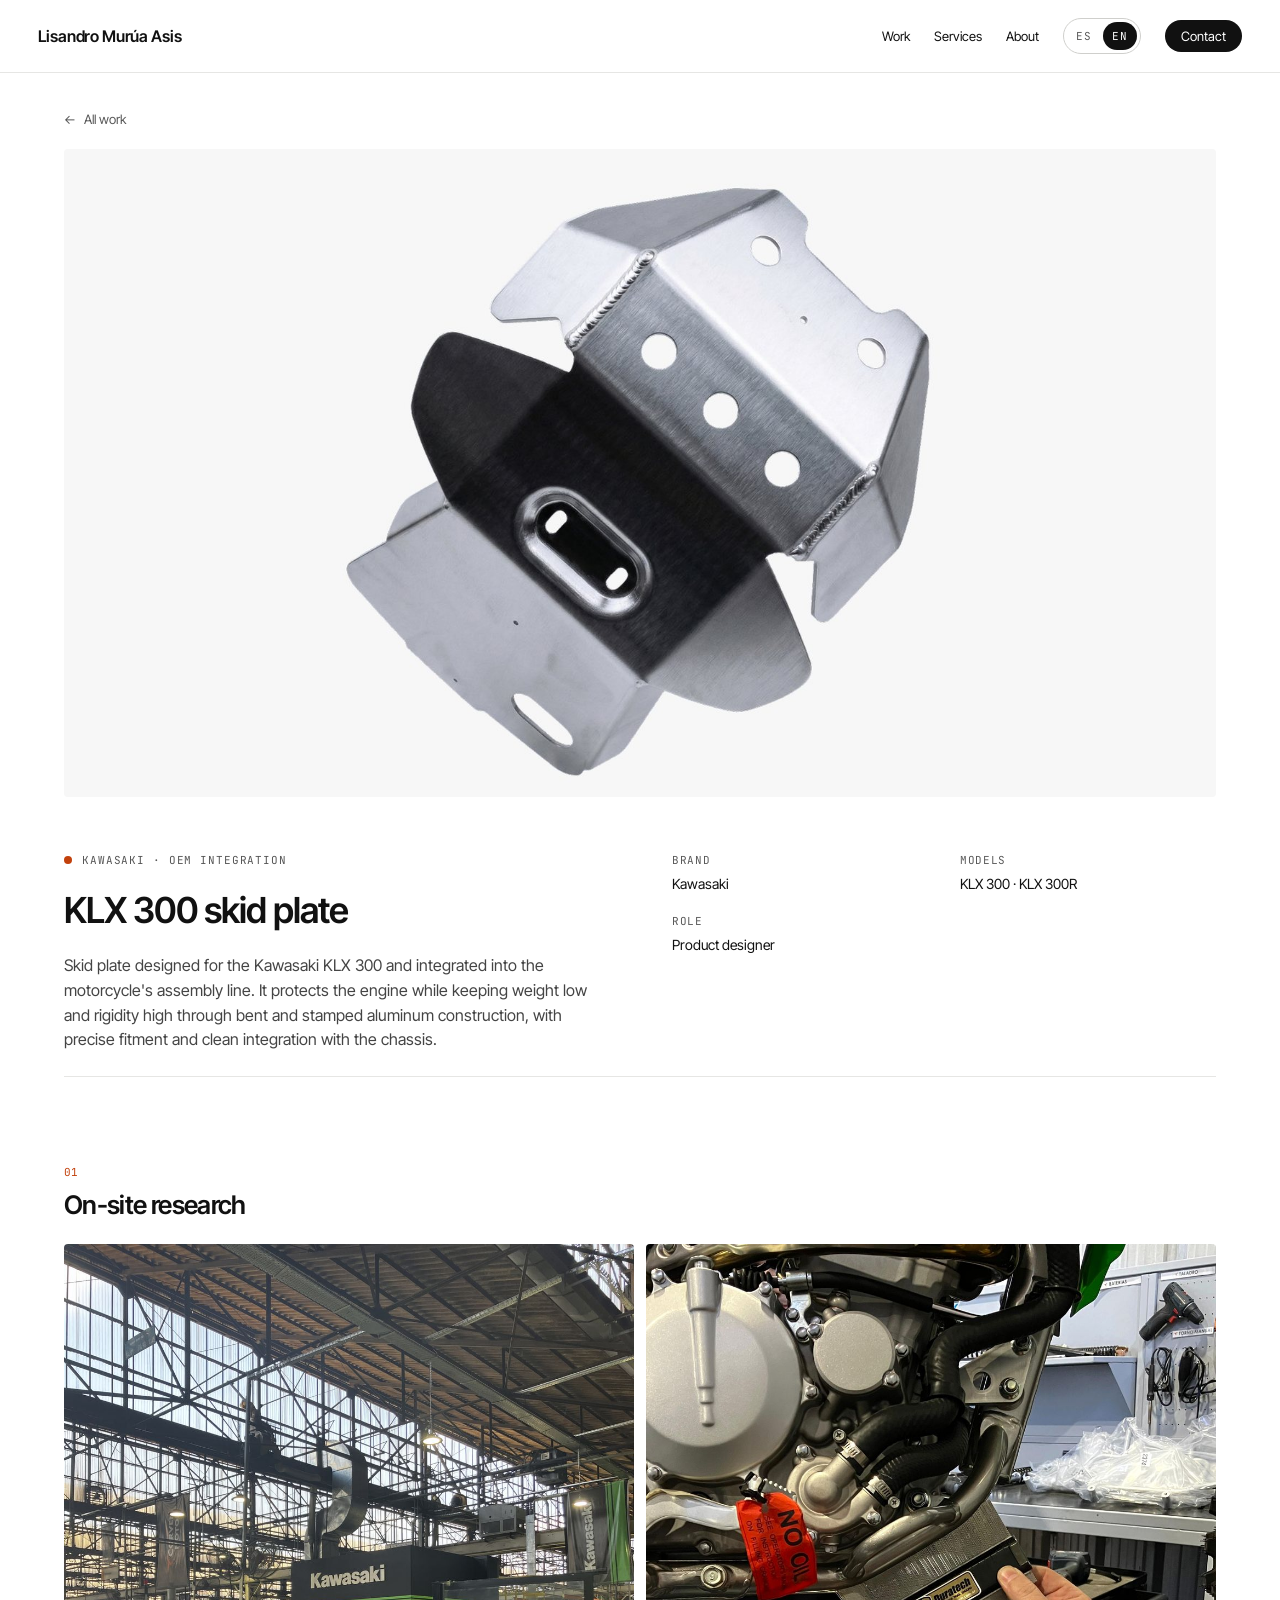
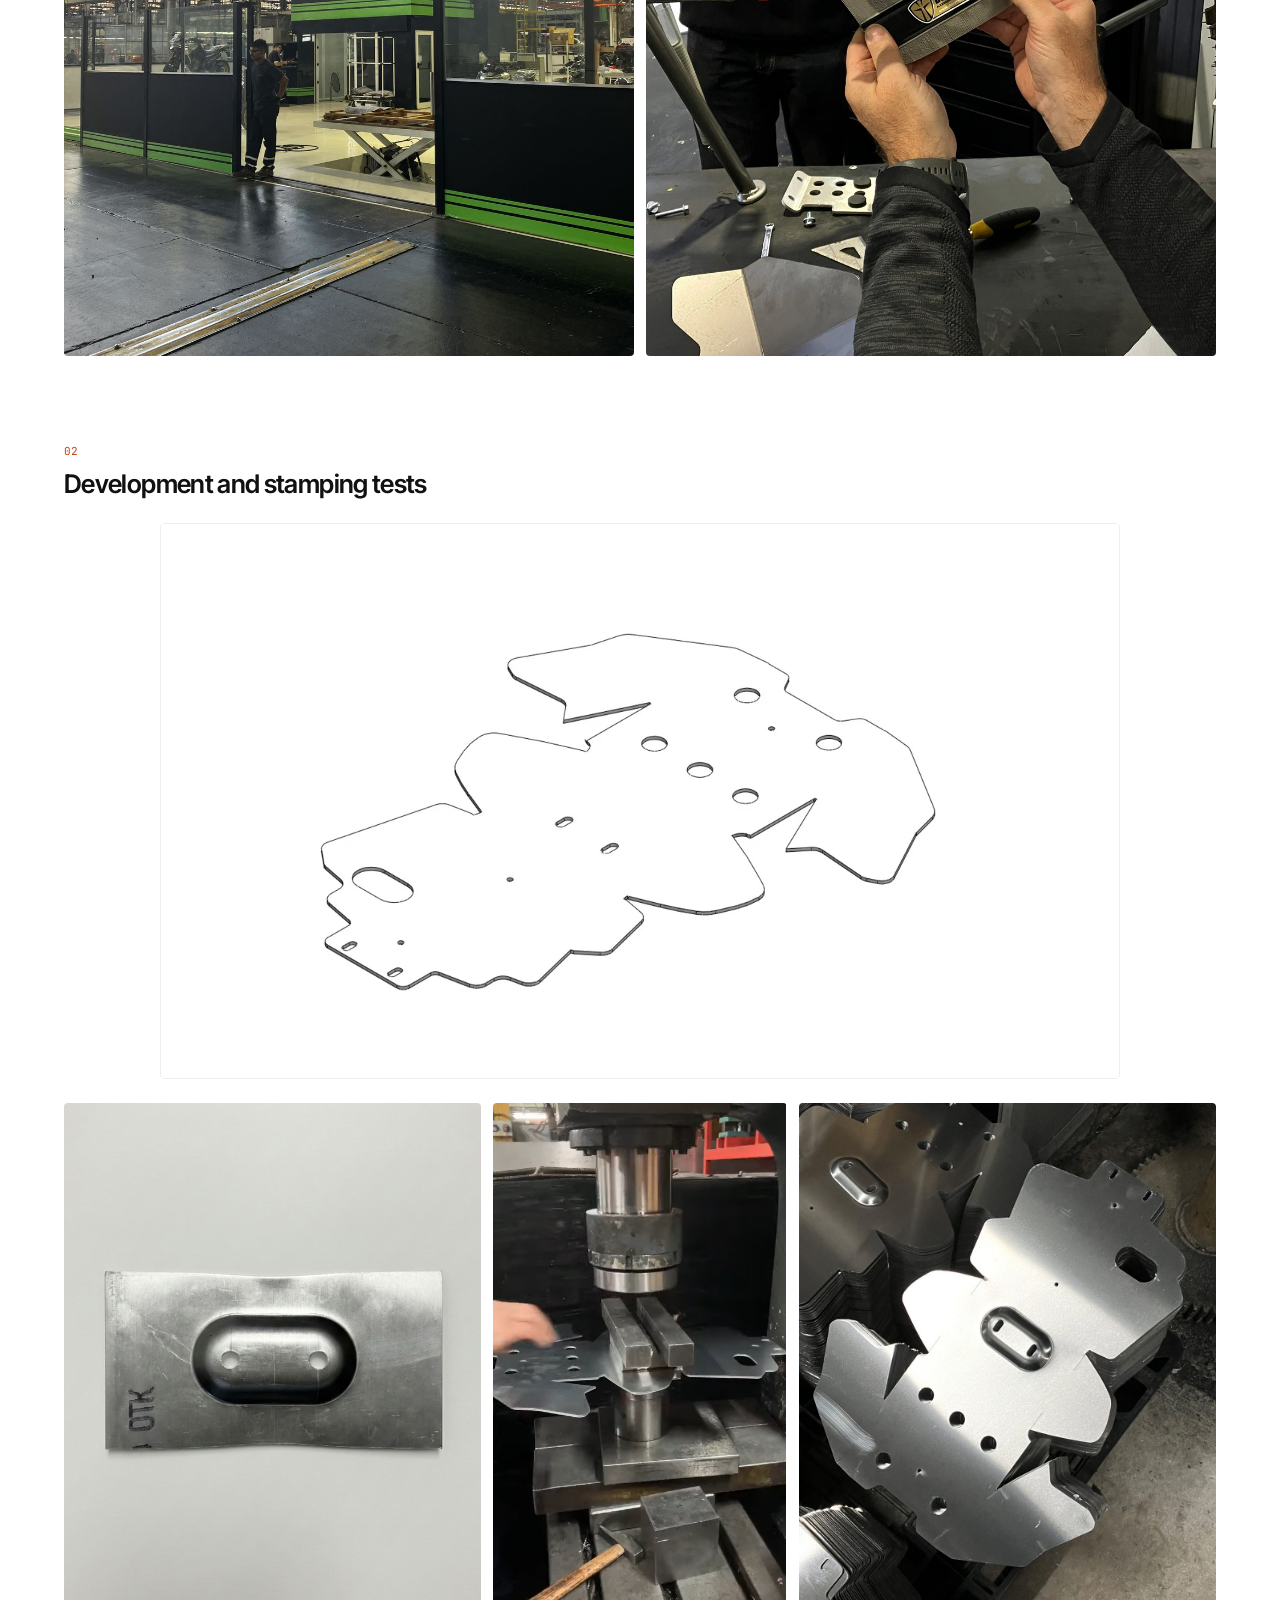
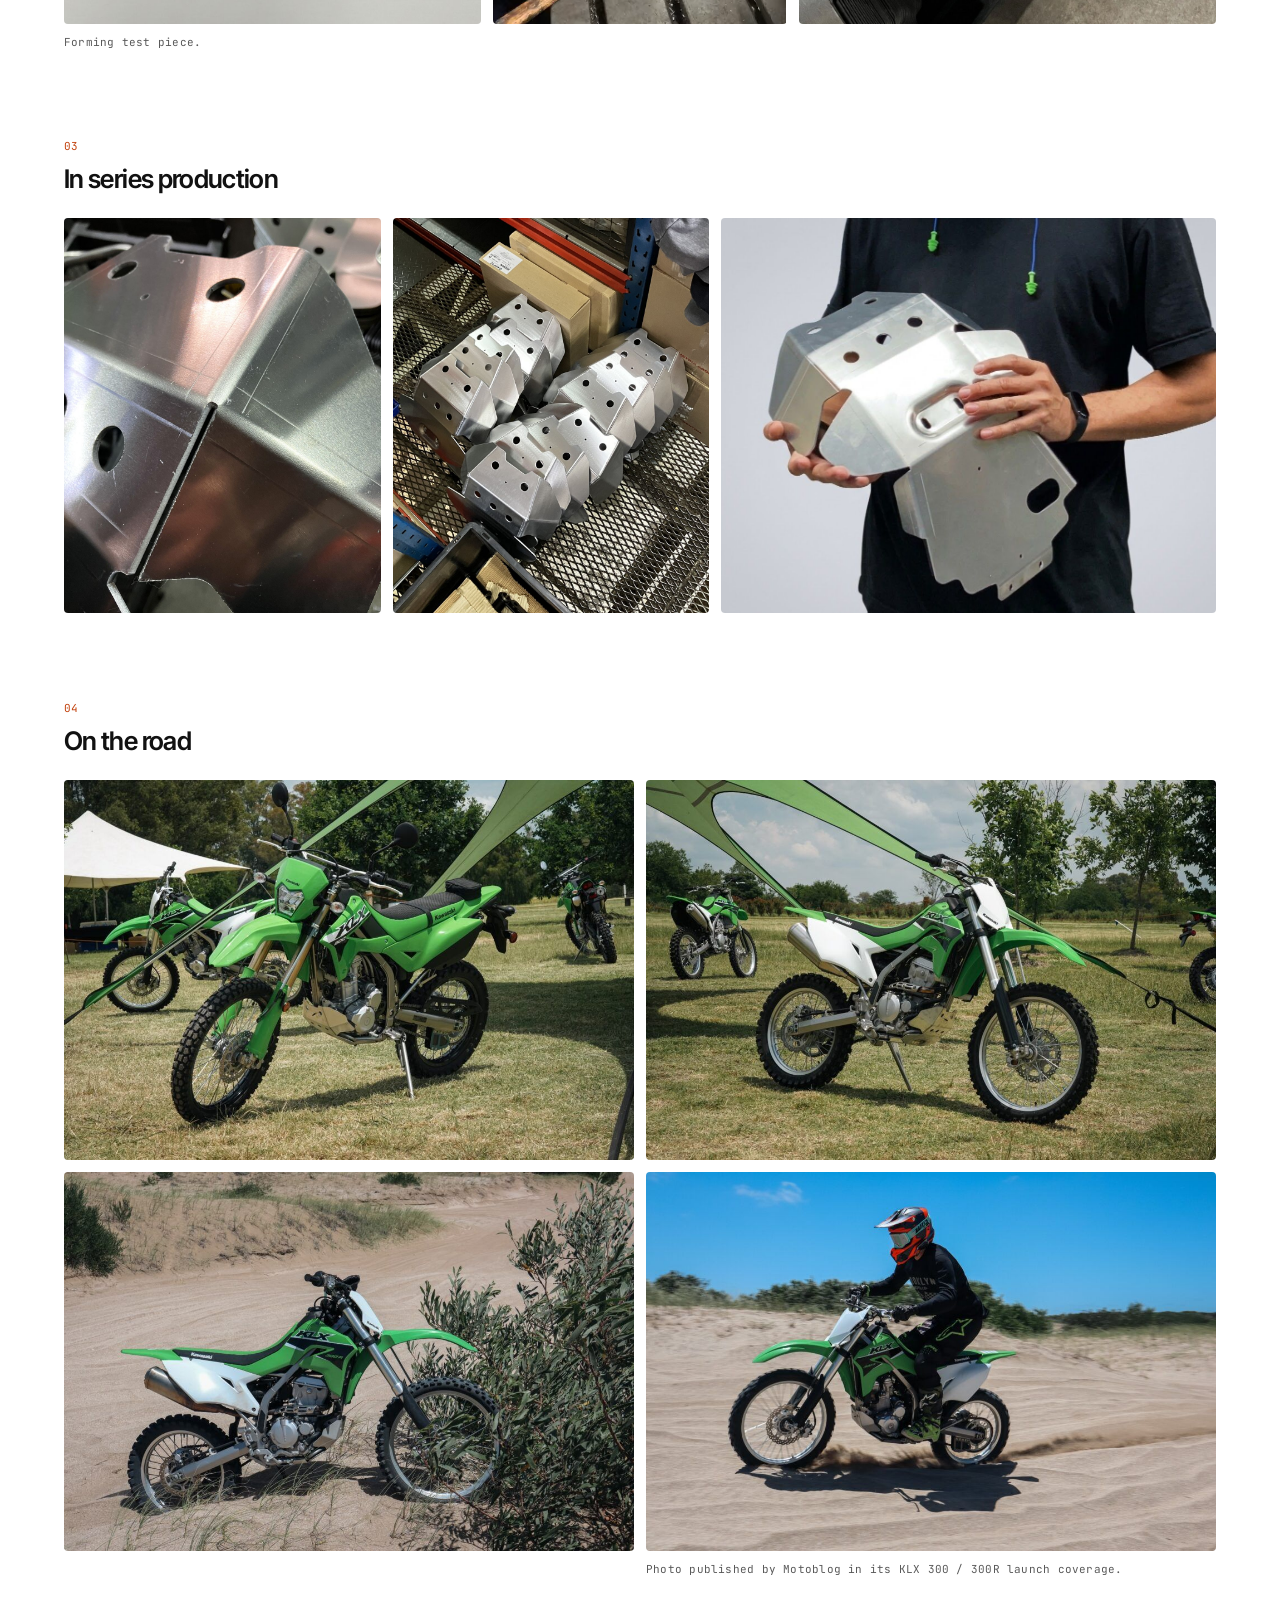
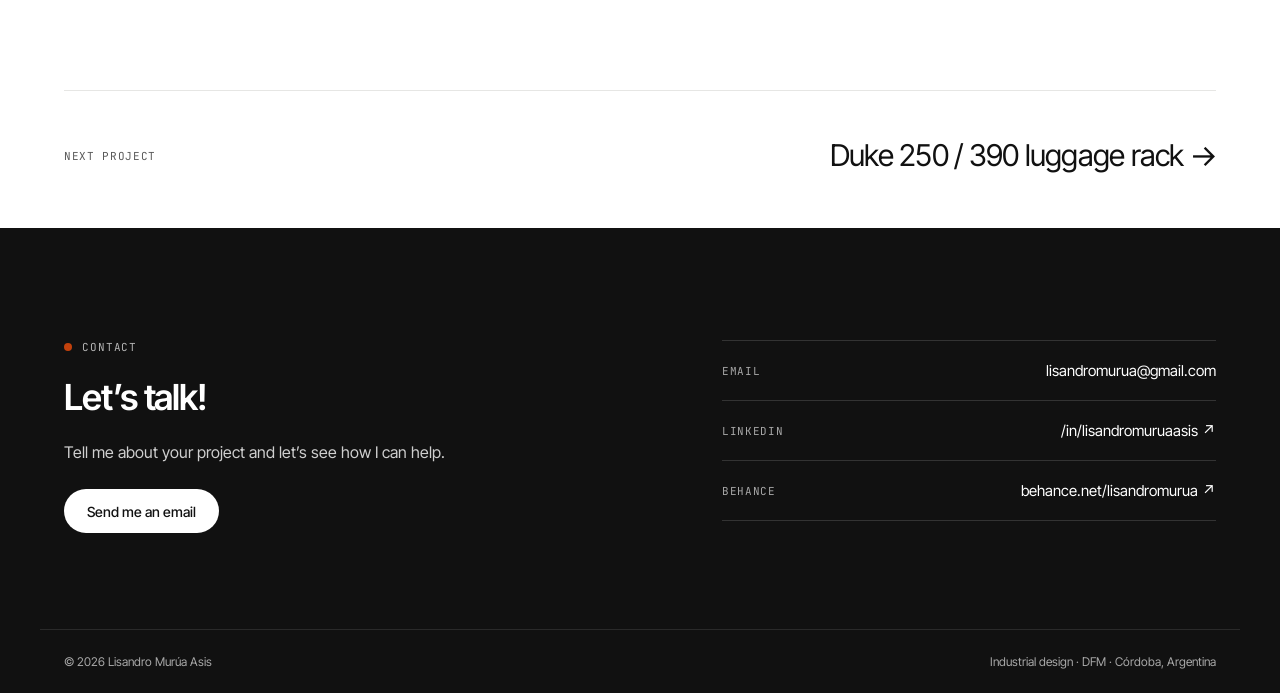
<file: proyectos/cubrecarter.html>
<!doctype html>
<html lang="es" data-lang="es">
<head>
<meta charset="utf-8">
<meta name="viewport" content="width=device-width, initial-scale=1">
<script>(function(){var l;try{l=localStorage.getItem('lang')}catch(e){}if(l!=='es'&&l!=='en'){l=/^es/i.test(navigator.language||'es')?'es':'en'}document.documentElement.setAttribute('data-lang',l);document.documentElement.setAttribute('lang',l)})();</script>
<title>Cubrecárter Kawasaki KLX 300 — Lisandro Murúa Asis</title>
<meta name="description" content="Cubrecárter de aluminio para Kawasaki KLX 300, integrado a la línea de ensamblaje: aluminio plegado y estampado, miles de unidades producidas.">
<meta property="og:title" content="Skid plate — Kawasaki KLX 300 · Lisandro Murúa Asis">
<meta property="og:description" content="Bent and stamped aluminum skid plate, integrated into the assembly line. Thousands of units produced.">
<meta property="og:type" content="article">
<meta property="og:image" content="https://lisandromurua.vercel.app/assets/img/cubrecarter/principal.jpg">
<link rel="icon" href="../assets/favicon.svg" type="image/svg+xml">
<link rel="preconnect" href="https://fonts.googleapis.com">
<link rel="preconnect" href="https://fonts.gstatic.com" crossorigin>
<link rel="stylesheet" href="https://fonts.googleapis.com/css2?family=Inter+Tight:wght@400;500;600&amp;family=JetBrains+Mono:wght@400;500&amp;display=swap">
<link rel="stylesheet" href="../assets/css/styles.css">
<script defer src="../assets/js/main.js"></script>
<script data-goatcounter="https://lisandromuruaweb.goatcounter.com/count" async src="//gc.zgo.at/count.js"></script>
</head>
<body
  data-title-es="Cubrecárter Kawasaki KLX 300 — Lisandro Murúa Asis"
  data-title-en="Skid plate Kawasaki KLX 300 — Lisandro Murúa Asis"
  data-desc-es="Cubrecárter de aluminio para Kawasaki KLX 300, integrado a la línea de ensamblaje: aluminio plegado y estampado, miles de unidades producidas."
  data-desc-en="Aluminum skid plate for the Kawasaki KLX 300, integrated into the assembly line: bent and stamped aluminum, thousands of units produced.">

<header class="site-header">
  <nav class="nav wrap">
    <a class="brand" href="../index.html">Lisandro Murúa Asis</a>
    <div class="nav-links">
      <a href="../index.html#proyectos"><span data-l="es">Proyectos</span><span data-l="en">Work</span></a>
      <a href="../index.html#servicios"><span data-l="es">Servicios</span><span data-l="en">Services</span></a>
      <a href="../sobre-mi.html"><span data-l="es">Sobre mí</span><span data-l="en">About</span></a>
      <div class="lang" role="group" aria-label="Idioma / Language">
        <button type="button" data-set-lang="es" aria-pressed="true">ES</button>
        <button type="button" data-set-lang="en" aria-pressed="false">EN</button>
      </div>
      <a class="nav-cta" href="#contacto"><span data-l="es">Contacto</span><span data-l="en">Contact</span></a>
    </div>
  </nav>
</header>

<main class="wrap">
  <div style="padding-top: 24px">
    <a class="back" href="../index.html#proyectos">← <span data-l="es">Todos los proyectos</span><span data-l="en">All work</span></a>
  </div>

  <figure class="cs-hero">
    <img src="../assets/img/cubrecarter/principal.jpg" alt="Cubrecárter de aluminio con su rebaje estampado" width="1600" height="900" style="border-radius: 4px">
  </figure>

  <section class="cs-intro">
    <div class="cs-intro__text">
      <p class="eyebrow"><span class="dot"></span><span data-l="es">Kawasaki · Integración OEM</span><span data-l="en">Kawasaki · OEM integration</span></p>
      <h1 class="h1 h1--page"><span data-l="es">Cubrecárter KLX 300</span><span data-l="en">KLX 300 skid plate</span></h1>
      <p class="lead" data-l="es">Cubrecárter diseñado para la Kawasaki KLX 300 e integrado a la línea de ensamblaje de la moto. Protege el motor manteniendo un peso bajo y una buena rigidez estructural gracias a su construcción en aluminio plegado y estampado, con un calce preciso y una integración limpia con el chasis.</p>
      <p class="lead" data-l="en">Skid plate designed for the Kawasaki KLX 300 and integrated into the motorcycle's assembly line. It protects the engine while keeping weight low and rigidity high through bent and stamped aluminum construction, with precise fitment and clean integration with the chassis.</p>
    </div>
    <dl class="meta">
      <div><dt class="label"><span data-l="es">Marca</span><span data-l="en">Brand</span></dt><dd>Kawasaki</dd></div>
      <div><dt class="label"><span data-l="es">Modelos</span><span data-l="en">Models</span></dt><dd>KLX 300 · KLX 300R</dd></div>
      <div><dt class="label"><span data-l="es">Rol</span><span data-l="en">Role</span></dt><dd><span data-l="es">Diseñador de producto</span><span data-l="en">Product designer</span></dd></div>
    </dl>
  </section>

  <section class="cs-block">
    <div class="cs-block__head">
      <div class="cs-block__title">
        <span class="num">01</span>
        <h2 class="h2"><span data-l="es">Relevamiento en planta</span><span data-l="en">On-site research</span></h2>
      </div>
    </div>
    <div class="g" style="grid-template-columns: 1fr 1fr">
      <figure class="tile"><img src="../assets/img/cubrecarter/planta.jpg" alt="Planta de ensamblaje de Kawasaki" width="1040" height="1300" loading="lazy"></figure>
      <figure class="tile"><img src="../assets/img/cubrecarter/relevamiento.jpg" alt="Prueba de un modelo de estudio bajo el motor de la KLX" width="1040" height="1300" loading="lazy"></figure>
    </div>
  </section>

  <section class="cs-block">
    <div class="cs-block__head">
      <div class="cs-block__title">
        <span class="num">02</span>
        <h2 class="h2"><span data-l="es">Desarrollo y pruebas de estampado</span><span data-l="en">Development and stamping tests</span></h2>
      </div>
    </div>
    <figure class="tile tile--white tile--frame tile--narrow">
        <video data-loop muted loop playsinline preload="none" poster="../assets/img/cubrecarter/plegado-poster.jpg" width="1280" height="740" aria-label="Secuencia del desarrollo plano al cubrecárter plegado">
          <source src="../assets/img/cubrecarter/plegado.webm" type="video/webm">
          <source src="../assets/img/cubrecarter/plegado.mp4" type="video/mp4">
        </video>
      </figure>
    <div class="g" style="grid-template-columns: 0.8fr 0.5625fr 0.8fr">
      <figure class="tile"><img src="../assets/img/cubrecarter/probeta.jpg" alt="Probeta de aluminio con el rebaje estampado" width="960" height="1200" loading="lazy">
        <figcaption><span data-l="es">Probeta de conformado.</span><span data-l="en">Forming test piece.</span></figcaption></figure>
      <figure class="tile">
        <video data-loop muted loop playsinline preload="none" poster="../assets/img/cubrecarter/estampado-poster.jpg" width="540" height="960" aria-label="Prensa estampando el rebaje en el desarrollo plano">
          <source src="../assets/img/cubrecarter/estampado.webm" type="video/webm">
          <source src="../assets/img/cubrecarter/estampado.mp4" type="video/mp4">
        </video>
      </figure>
      <figure class="tile"><img src="../assets/img/cubrecarter/desarrollo-plano.jpg" alt="Desarrollos planos estampados y cortados" width="1040" height="1300" loading="lazy"></figure>
    </div>
  </section>

  <section class="cs-block">
    <div class="cs-block__head">
      <div class="cs-block__title">
        <span class="num">03</span>
        <h2 class="h2"><span data-l="es">En serie</span><span data-l="en">In series production</span></h2>
      </div>
    </div>
    <div class="g" style="grid-template-columns: 0.8fr 0.8fr 1.25fr">
      <figure class="tile"><img src="../assets/img/cubrecarter/plegado-detalle.jpg" alt="Detalle de un plegado del cubrecárter" width="1040" height="1300" loading="lazy"></figure>
      <figure class="tile"><img src="../assets/img/cubrecarter/lote.jpg" alt="Lote de cubrecárteres terminados en un estante" width="1040" height="1300" loading="lazy"></figure>
      <figure class="tile"><img src="../assets/img/cubrecarter/pieza-mano.jpg" alt="Lisandro sosteniendo un cubrecárter terminado" width="1064" height="851" loading="lazy"></figure>
    </div>
  </section>

  <section class="cs-block">
    <div class="cs-block__head">
      <div class="cs-block__title">
        <span class="num">04</span>
        <h2 class="h2"><span data-l="es">En la calle</span><span data-l="en">On the road</span></h2>
      </div>
    </div>
    <div class="g" style="grid-template-columns: 1fr 1fr">
      <figure class="tile"><img src="../assets/img/cubrecarter/klx300.jpg" alt="KLX 300 con el cubrecárter en el pasto" width="1024" height="682" loading="lazy"></figure>
      <figure class="tile"><img src="../assets/img/cubrecarter/klx300r.jpg" alt="KLX 300R con el cubrecárter en el pasto" width="1024" height="682" loading="lazy"></figure>
      <figure class="tile"><img src="../assets/img/cubrecarter/klx300r-arena.jpg" alt="KLX 300R con el cubrecárter en la arena" width="1024" height="682" loading="lazy"></figure>
      <figure class="tile"><img src="../assets/img/cubrecarter/en-uso.jpg" alt="KLX 300 andando en la arena" width="1024" height="682" loading="lazy">
        <figcaption><span data-l="es">Foto publicada por Motoblog en la cobertura del lanzamiento de la KLX 300 / 300R.</span><span data-l="en">Photo published by Motoblog in its KLX 300 / 300R launch coverage.</span></figcaption></figure>
    </div>
  </section>

  <nav class="next" aria-label="Siguiente proyecto">
    <a href="portaequipaje.html">
      <span class="label"><span data-l="es">Siguiente proyecto</span><span data-l="en">Next project</span></span>
      <span class="h2"><span data-l="es">Portaequipaje Duke 250 / 390 →</span><span data-l="en">Duke 250 / 390 luggage rack →</span></span>
    </a>
  </nav>
</main>

<footer id="contacto" class="contact">
  <div class="contact__grid wrap">
    <div class="contact__text">
      <p class="eyebrow"><span class="dot"></span><span data-l="es">Contacto</span><span data-l="en">Contact</span></p>
      <h2 class="h1 h1--page"><span data-l="es">¡Hablemos!</span><span data-l="en">Let’s talk!</span></h2>
      <p class="lead" data-l="es">Contame tu proyecto y vemos cómo puedo sumar.</p>
      <p class="lead" data-l="en">Tell me about your project and let’s see how I can help.</p>
      <div class="btns">
        <a class="btn btn--light" href="mailto:lisandromurua@gmail.com"><span data-l="es">Escribime un mail</span><span data-l="en">Send me an email</span></a>
      </div>
    </div>
    <ul class="contact__list">
      <li><a href="mailto:lisandromurua@gmail.com"><span class="label">Email</span><span>lisandromurua@gmail.com</span></a></li>
      <li><a href="https://www.linkedin.com/in/lisandromuruaasis/" target="_blank" rel="noopener"><span class="label">LinkedIn</span><span>/in/lisandromuruaasis ↗</span></a></li>
      <li><a href="https://www.behance.net/lisandromurua" target="_blank" rel="noopener"><span class="label">Behance</span><span>behance.net/lisandromurua ↗</span></a></li>
    </ul>
  </div>
  <div class="footer wrap">
    <span>© <span id="year">2026</span> Lisandro Murúa Asis<span id="visit-count" hidden> · <strong>0</strong> <span data-l="es">visitas</span><span data-l="en">visits</span></span></span>
    <span><span data-l="es">Diseño industrial · DFM · Córdoba, Argentina</span><span data-l="en">Industrial design · DFM · Córdoba, Argentina</span></span>
  </div>
</footer>

</body>
</html>
</file>
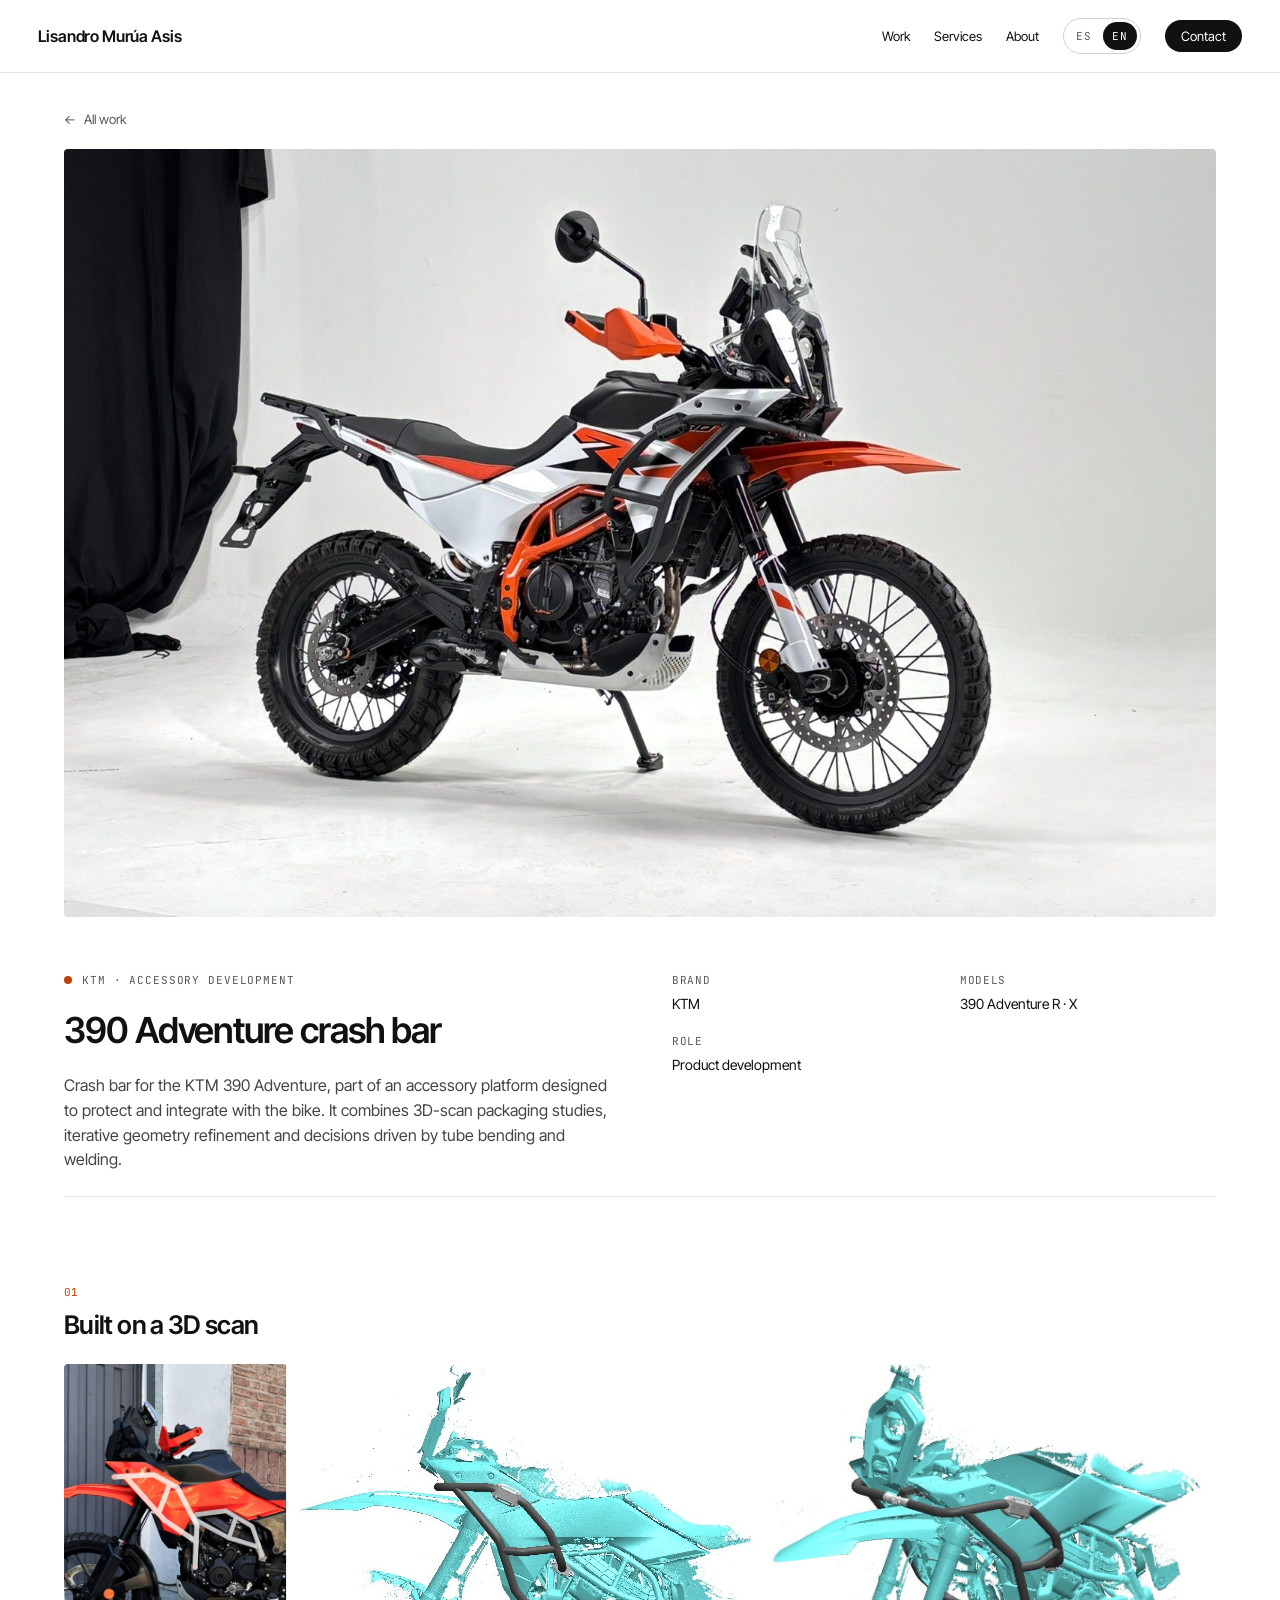
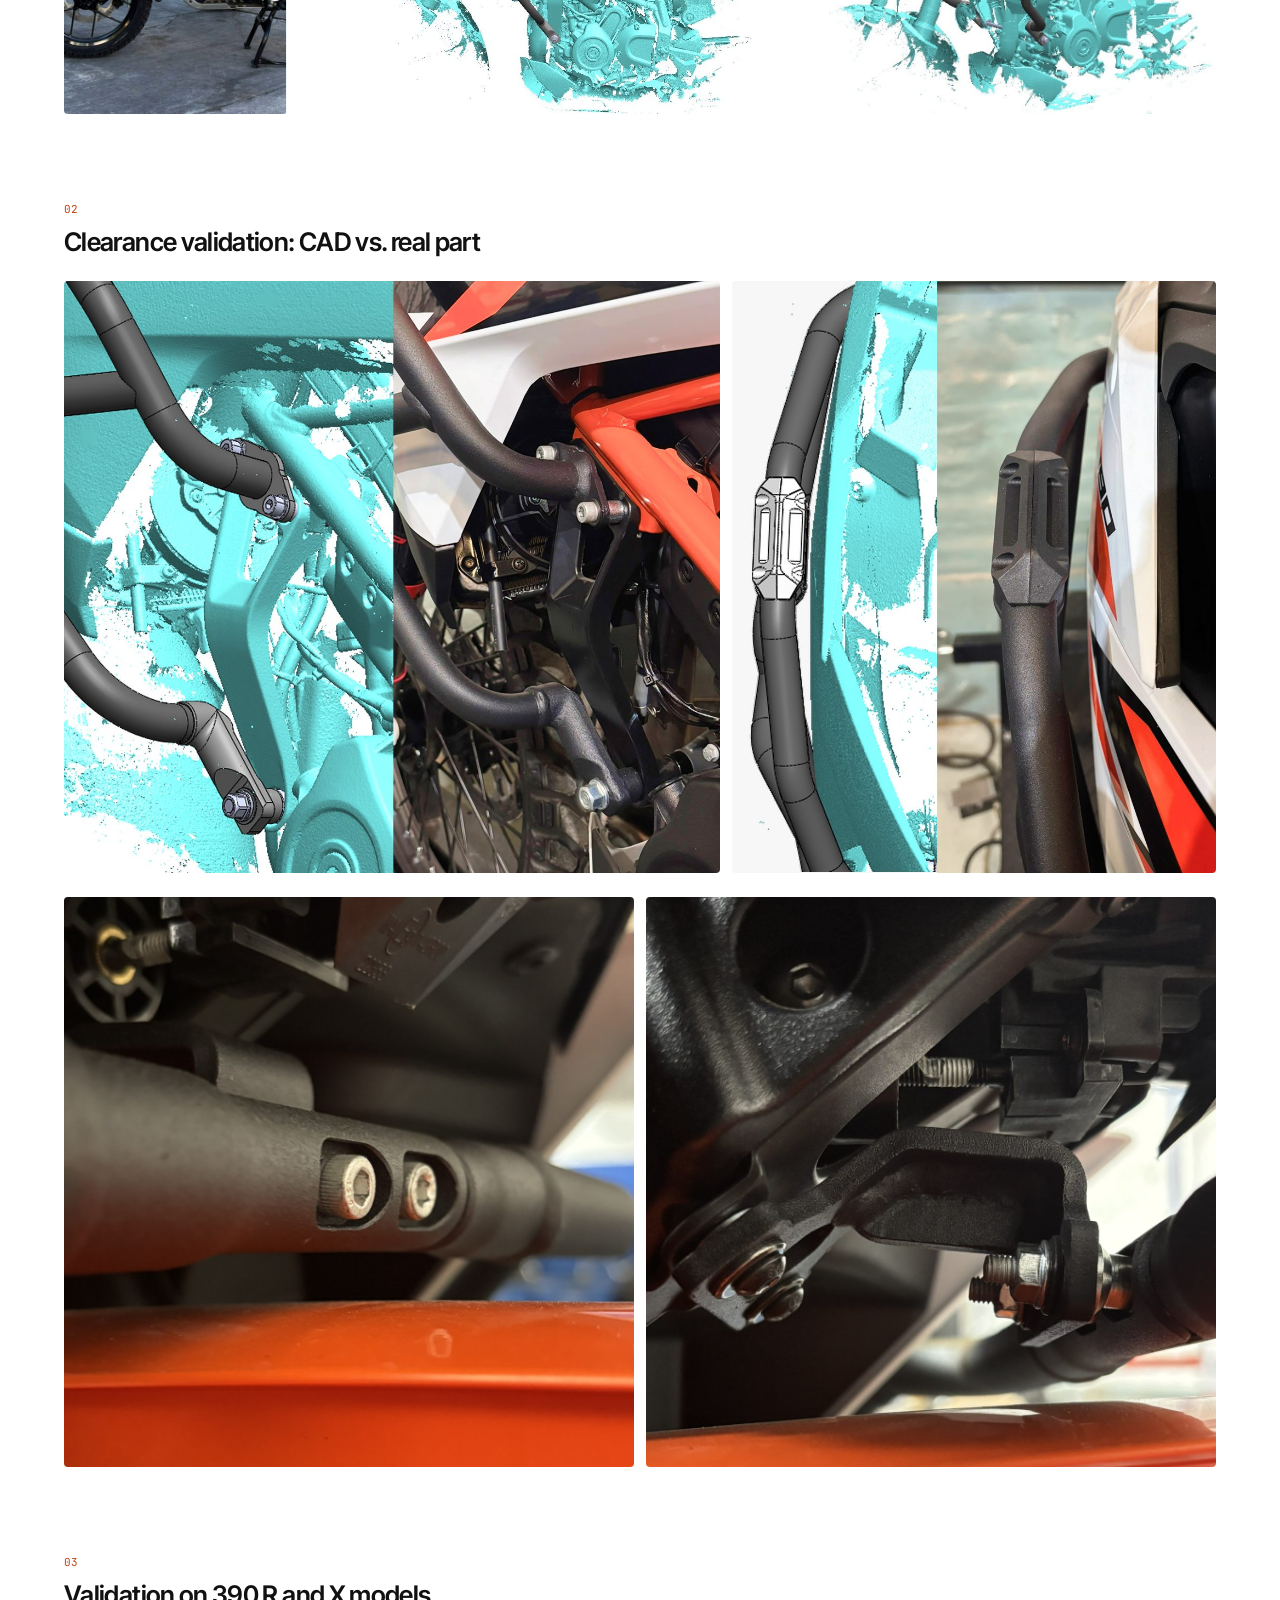
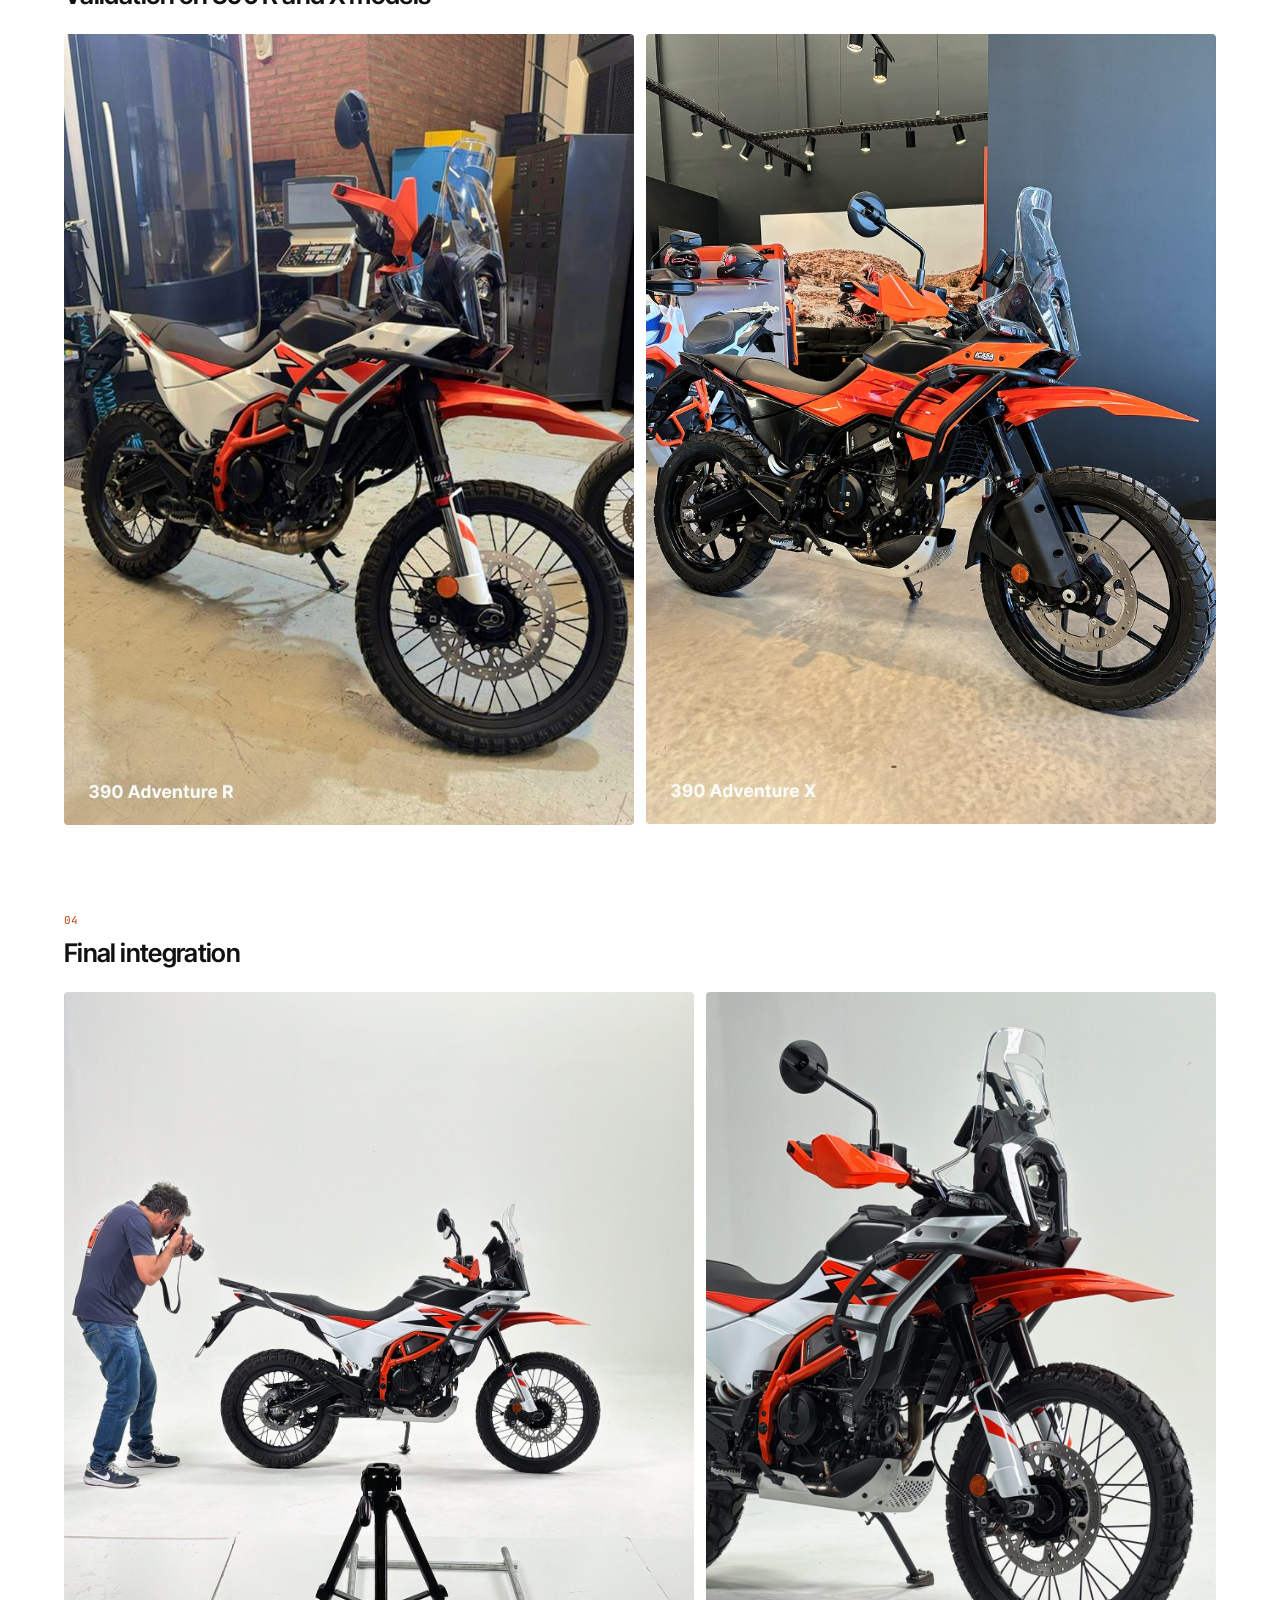
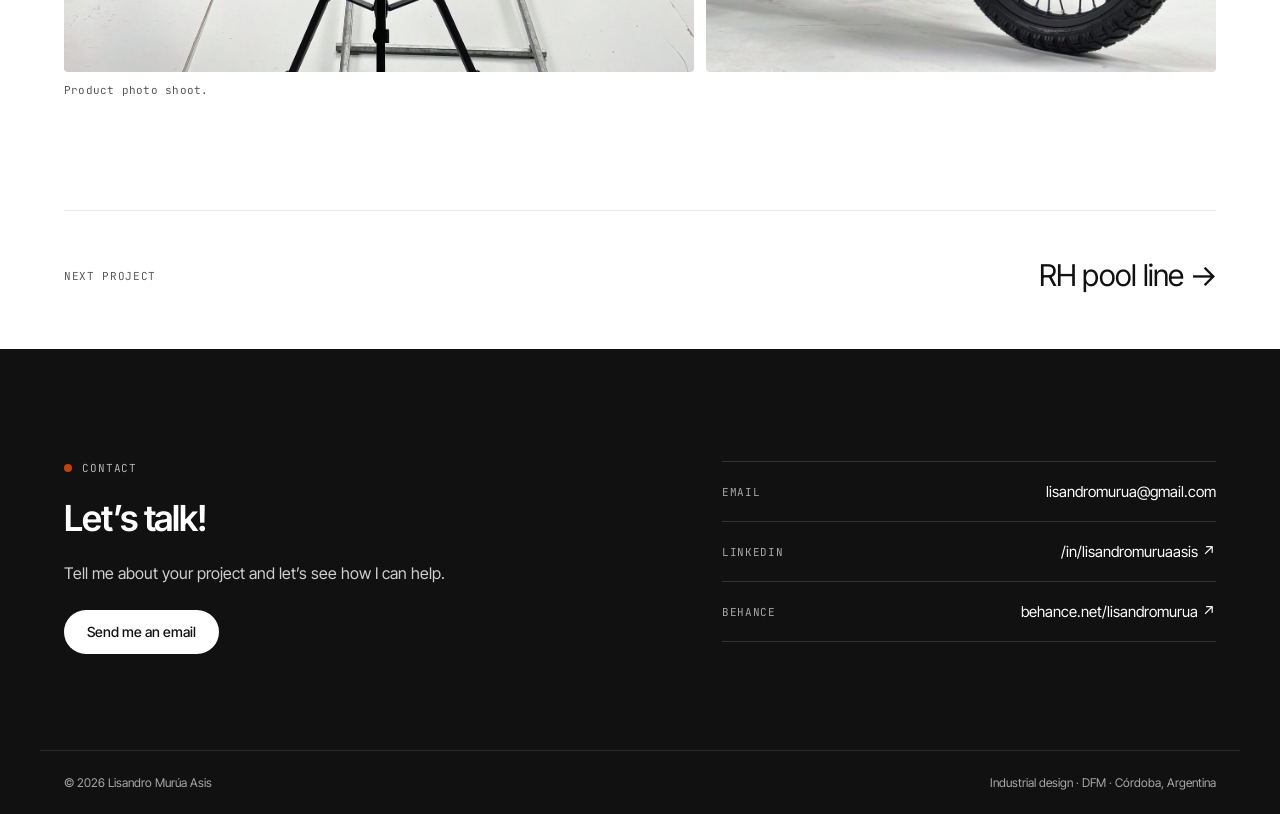
<file: proyectos/defensa-390.html>
<!doctype html>
<html lang="es" data-lang="es">
<head>
<meta charset="utf-8">
<meta name="viewport" content="width=device-width, initial-scale=1">
<script>(function(){var l;try{l=localStorage.getItem('lang')}catch(e){}if(l!=='es'&&l!=='en'){l=/^es/i.test(navigator.language||'es')?'es':'en'}document.documentElement.setAttribute('data-lang',l);document.documentElement.setAttribute('lang',l)})();</script>
<title>Defensa KTM 390 Adventure — Lisandro Murúa Asis</title>
<meta name="description" content="Defensa lateral para KTM 390 Adventure R / X: desarrollada sobre escaneo 3D, con la geometría definida por el curvado de tubo y la soldadura.">
<meta property="og:title" content="Crash bar — KTM 390 Adventure R / X · Lisandro Murúa Asis">
<meta property="og:description" content="Crash bar developed on a 3D scan, driven by tube bending and welding constraints.">
<meta property="og:type" content="article">
<meta property="og:image" content="https://lisandromurua.vercel.app/assets/img/defensa-390/principal.jpg">
<link rel="icon" href="../assets/favicon.svg" type="image/svg+xml">
<link rel="preconnect" href="https://fonts.googleapis.com">
<link rel="preconnect" href="https://fonts.gstatic.com" crossorigin>
<link rel="stylesheet" href="https://fonts.googleapis.com/css2?family=Inter+Tight:wght@400;500;600&amp;family=JetBrains+Mono:wght@400;500&amp;display=swap">
<link rel="stylesheet" href="../assets/css/styles.css">
<script defer src="../assets/js/main.js"></script>
<script data-goatcounter="https://lisandromuruaweb.goatcounter.com/count" async src="//gc.zgo.at/count.js"></script>
</head>
<body
  data-title-es="Defensa KTM 390 Adventure — Lisandro Murúa Asis"
  data-title-en="Crash bar KTM 390 Adventure — Lisandro Murúa Asis"
  data-desc-es="Defensa lateral para KTM 390 Adventure R / X: desarrollada sobre escaneo 3D, con la geometría definida por el curvado de tubo y la soldadura."
  data-desc-en="Crash bar for the KTM 390 Adventure R / X: developed on a 3D scan, with geometry driven by tube bending and welding.">

<header class="site-header">
  <nav class="nav wrap">
    <a class="brand" href="../index.html">Lisandro Murúa Asis</a>
    <div class="nav-links">
      <a href="../index.html#proyectos"><span data-l="es">Proyectos</span><span data-l="en">Work</span></a>
      <a href="../index.html#servicios"><span data-l="es">Servicios</span><span data-l="en">Services</span></a>
      <a href="../sobre-mi.html"><span data-l="es">Sobre mí</span><span data-l="en">About</span></a>
      <div class="lang" role="group" aria-label="Idioma / Language">
        <button type="button" data-set-lang="es" aria-pressed="true">ES</button>
        <button type="button" data-set-lang="en" aria-pressed="false">EN</button>
      </div>
      <a class="nav-cta" href="#contacto"><span data-l="es">Contacto</span><span data-l="en">Contact</span></a>
    </div>
  </nav>
</header>

<main class="wrap">
  <div style="padding-top: 24px">
    <a class="back" href="../index.html#proyectos">← <span data-l="es">Todos los proyectos</span><span data-l="en">All work</span></a>
  </div>

  <figure class="cs-hero">
    <img src="../assets/img/defensa-390/principal.jpg" alt="KTM 390 Adventure con la defensa lateral negra en estudio" width="1536" height="1024" style="border-radius: 4px">
  </figure>

  <section class="cs-intro">
    <div class="cs-intro__text">
      <p class="eyebrow"><span class="dot"></span><span data-l="es">KTM · Desarrollo de accesorio</span><span data-l="en">KTM · Accessory development</span></p>
      <h1 class="h1 h1--page"><span data-l="es">Defensa 390 Adventure</span><span data-l="en">390 Adventure crash bar</span></h1>
      <p class="lead" data-l="es">Defensa para la KTM 390 Adventure, parte de una plataforma de accesorios pensada para proteger e integrarse a la moto. Combina estudios de packaging sobre escaneo 3D, refinamiento iterativo de la geometría y decisiones guiadas por el curvado de tubo y la soldadura.</p>
      <p class="lead" data-l="en">Crash bar for the KTM 390 Adventure, part of an accessory platform designed to protect and integrate with the bike. It combines 3D-scan packaging studies, iterative geometry refinement and decisions driven by tube bending and welding.</p>
    </div>
    <dl class="meta">
      <div><dt class="label"><span data-l="es">Marca</span><span data-l="en">Brand</span></dt><dd>KTM</dd></div>
      <div><dt class="label"><span data-l="es">Modelos</span><span data-l="en">Models</span></dt><dd>390 Adventure R · X</dd></div>
      <div><dt class="label"><span data-l="es">Rol</span><span data-l="en">Role</span></dt><dd><span data-l="es">Desarrollo de producto</span><span data-l="en">Product development</span></dd></div>
    </dl>
  </section>

  <section class="cs-block">
    <div class="cs-block__head">
      <div class="cs-block__title">
        <span class="num">01</span>
        <h2 class="h2"><span data-l="es">Sobre el escaneo 3D</span><span data-l="en">Built on a 3D scan</span></h2>
      </div>
    </div>
    <div class="g" style="grid-template-columns: 0.636fr 1.308fr 1.275fr">
      <figure class="tile"><img src="../assets/img/defensa-390/chasis.jpg" alt="Moto con el chasis resaltado en blanco como referencia" width="496" height="780" loading="lazy"></figure>
      <figure class="tile tile--white"><img src="../assets/img/defensa-390/escaneo-1.jpg" alt="Defensa en CAD sobre el escaneo 3D de la moto, vista lateral" width="914" height="699" loading="lazy"></figure>
      <figure class="tile tile--white"><img src="../assets/img/defensa-390/escaneo-2.jpg" alt="Defensa en CAD sobre el escaneo 3D, vista en perspectiva" width="949" height="744" loading="lazy"></figure>
    </div>
  </section>

  <section class="cs-block">
    <div class="cs-block__head">
      <div class="cs-block__title">
        <span class="num">02</span>
        <h2 class="h2"><span data-l="es">Validación de holguras: CAD y pieza real</span><span data-l="en">Clearance validation: CAD vs. real part</span></h2>
      </div>
    </div>
    <div class="g" style="grid-template-columns: 1.108fr 0.817fr">
      <figure class="tile"><img src="../assets/img/defensa-390/anclaje-lateral.jpg" alt="Comparación entre el anclaje lateral en CAD y montado en la moto" width="1197" height="1080" loading="lazy"></figure>
      <figure class="tile"><img src="../assets/img/defensa-390/interfaz-central.jpg" alt="Comparación entre la interfaz central en CAD y montada" width="882" height="1080" loading="lazy"></figure>
    </div>
    <div class="g" style="grid-template-columns: 1fr 1fr">
      <figure class="tile"><img src="../assets/img/defensa-390/detalle-1.jpg" alt="Detalle de la unión central atornillada sobre el tubo" width="1200" height="1200" loading="lazy"></figure>
      <figure class="tile"><img src="../assets/img/defensa-390/detalle-2.jpg" alt="Detalle del soporte de anclaje bajo el carenado" width="1200" height="1200" loading="lazy"></figure>
    </div>
  </section>

  <section class="cs-block">
    <div class="cs-block__head">
      <div class="cs-block__title">
        <span class="num">03</span>
        <h2 class="h2"><span data-l="es">Validación en modelos 390 R y X</span><span data-l="en">Validation on 390 R and X models</span></h2>
      </div>
    </div>
    <div class="g" style="grid-template-columns: 1fr 1fr">
      <figure class="tile"><img src="../assets/img/defensa-390/adventure-r.jpg" alt="KTM 390 Adventure R con la defensa" width="778" height="1080" loading="lazy"></figure>
      <figure class="tile"><img src="../assets/img/defensa-390/adventure-x.jpg" alt="KTM 390 Adventure X con la defensa" width="779" height="1080" loading="lazy"></figure>
    </div>
  </section>

  <section class="cs-block">
    <div class="cs-block__head">
      <div class="cs-block__title">
        <span class="num">04</span>
        <h2 class="h2"><span data-l="es">Integración final</span><span data-l="en">Final integration</span></h2>
      </div>
    </div>
    <div class="g" style="grid-template-columns: 0.927fr 0.75fr">
      <figure class="tile"><img src="../assets/img/defensa-390/sesion-fotos.jpg" alt="Sesión de fotos de producto con la moto en estudio" width="1483" height="1600" loading="lazy">
        <figcaption><span data-l="es">Sesión de fotos de producto.</span><span data-l="en">Product photo shoot.</span></figcaption></figure>
      <figure class="tile"><img src="../assets/img/defensa-390/final.jpg" alt="Vista frontal de la 390 Adventure con la defensa instalada" width="1200" height="1600" loading="lazy"></figure>
    </div>
  </section>

  <nav class="next" aria-label="Siguiente proyecto">
    <a href="piletas.html">
      <span class="label"><span data-l="es">Siguiente proyecto</span><span data-l="en">Next project</span></span>
      <span class="h2"><span data-l="es">Línea de piletas RH →</span><span data-l="en">RH pool line →</span></span>
    </a>
  </nav>
</main>

<footer id="contacto" class="contact">
  <div class="contact__grid wrap">
    <div class="contact__text">
      <p class="eyebrow"><span class="dot"></span><span data-l="es">Contacto</span><span data-l="en">Contact</span></p>
      <h2 class="h1 h1--page"><span data-l="es">¡Hablemos!</span><span data-l="en">Let’s talk!</span></h2>
      <p class="lead" data-l="es">Contame tu proyecto y vemos cómo puedo sumar.</p>
      <p class="lead" data-l="en">Tell me about your project and let’s see how I can help.</p>
      <div class="btns">
        <a class="btn btn--light" href="mailto:lisandromurua@gmail.com"><span data-l="es">Escribime un mail</span><span data-l="en">Send me an email</span></a>
      </div>
    </div>
    <ul class="contact__list">
      <li><a href="mailto:lisandromurua@gmail.com"><span class="label">Email</span><span>lisandromurua@gmail.com</span></a></li>
      <li><a href="https://www.linkedin.com/in/lisandromuruaasis/" target="_blank" rel="noopener"><span class="label">LinkedIn</span><span>/in/lisandromuruaasis ↗</span></a></li>
      <li><a href="https://www.behance.net/lisandromurua" target="_blank" rel="noopener"><span class="label">Behance</span><span>behance.net/lisandromurua ↗</span></a></li>
    </ul>
  </div>
  <div class="footer wrap">
    <span>© <span id="year">2026</span> Lisandro Murúa Asis<span id="visit-count" hidden> · <strong>0</strong> <span data-l="es">visitas</span><span data-l="en">visits</span></span></span>
    <span><span data-l="es">Diseño industrial · DFM · Córdoba, Argentina</span><span data-l="en">Industrial design · DFM · Córdoba, Argentina</span></span>
  </div>
</footer>

</body>
</html>
</file>
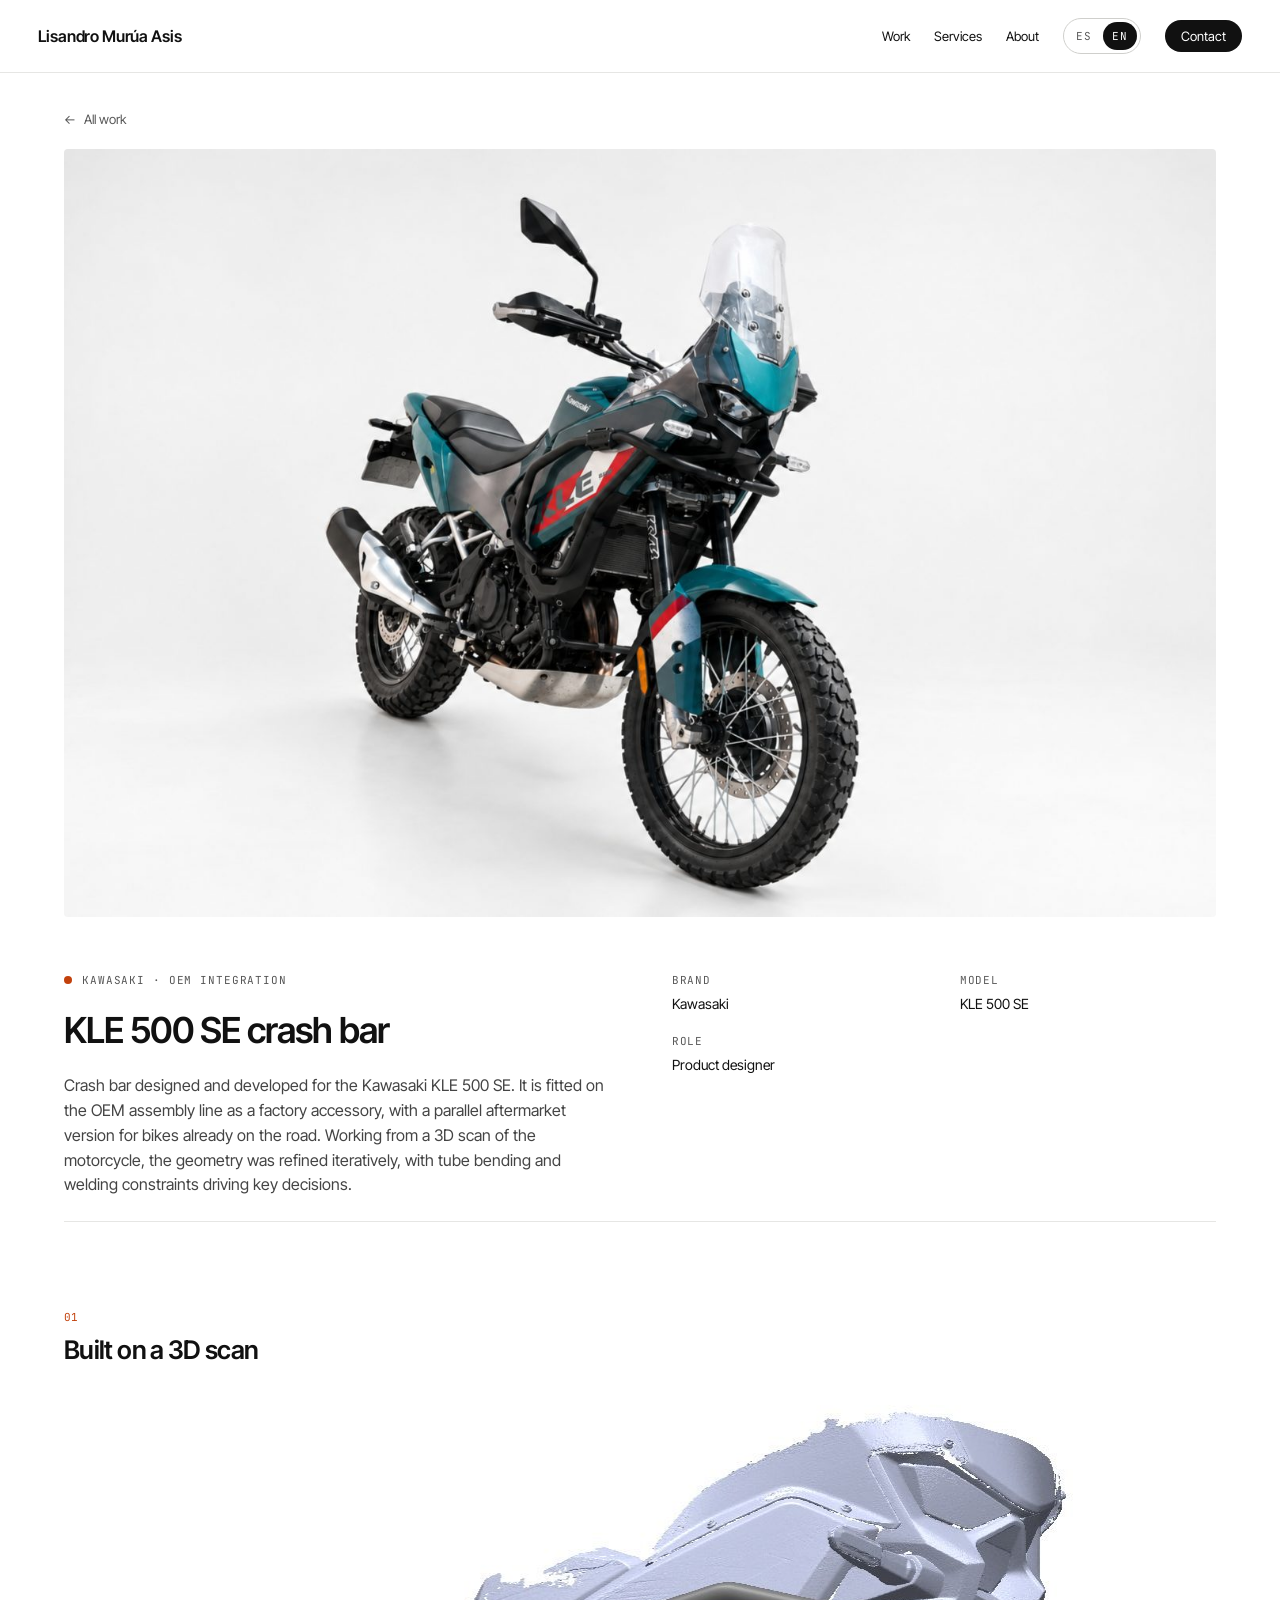
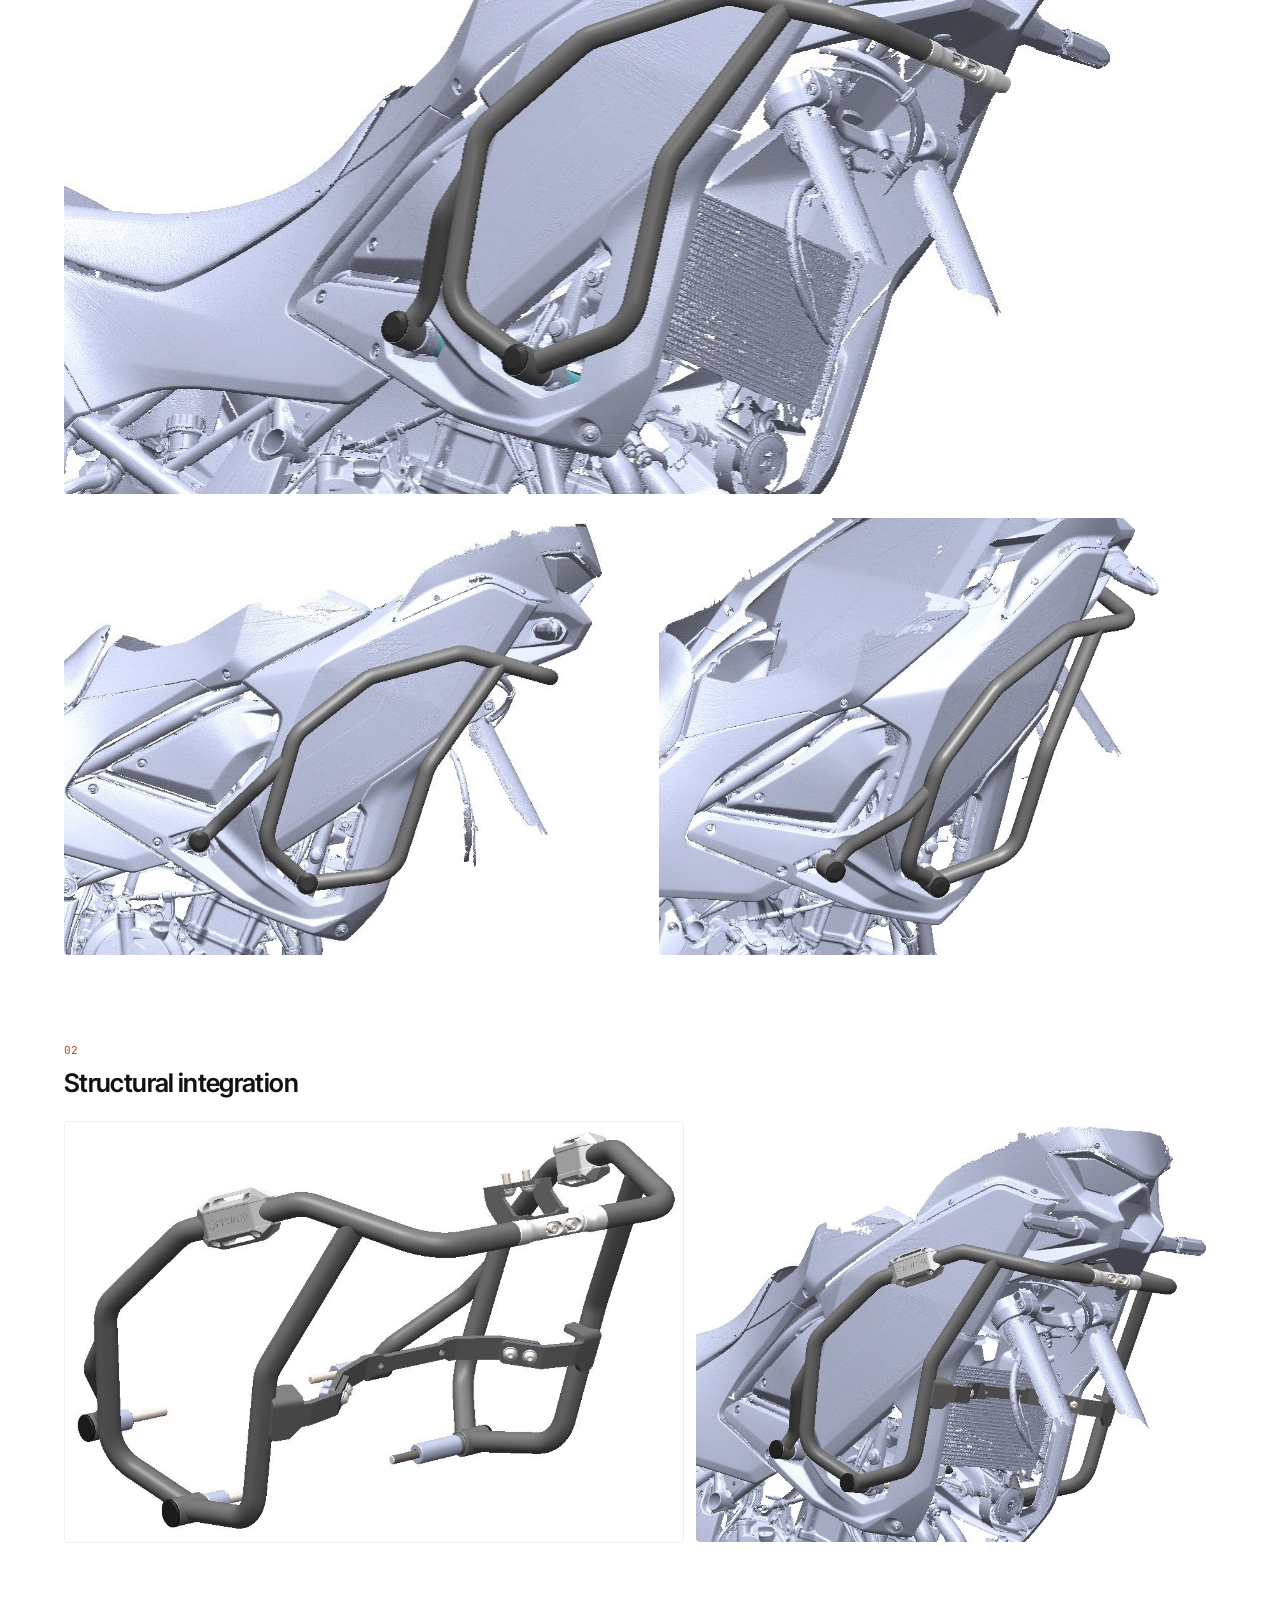
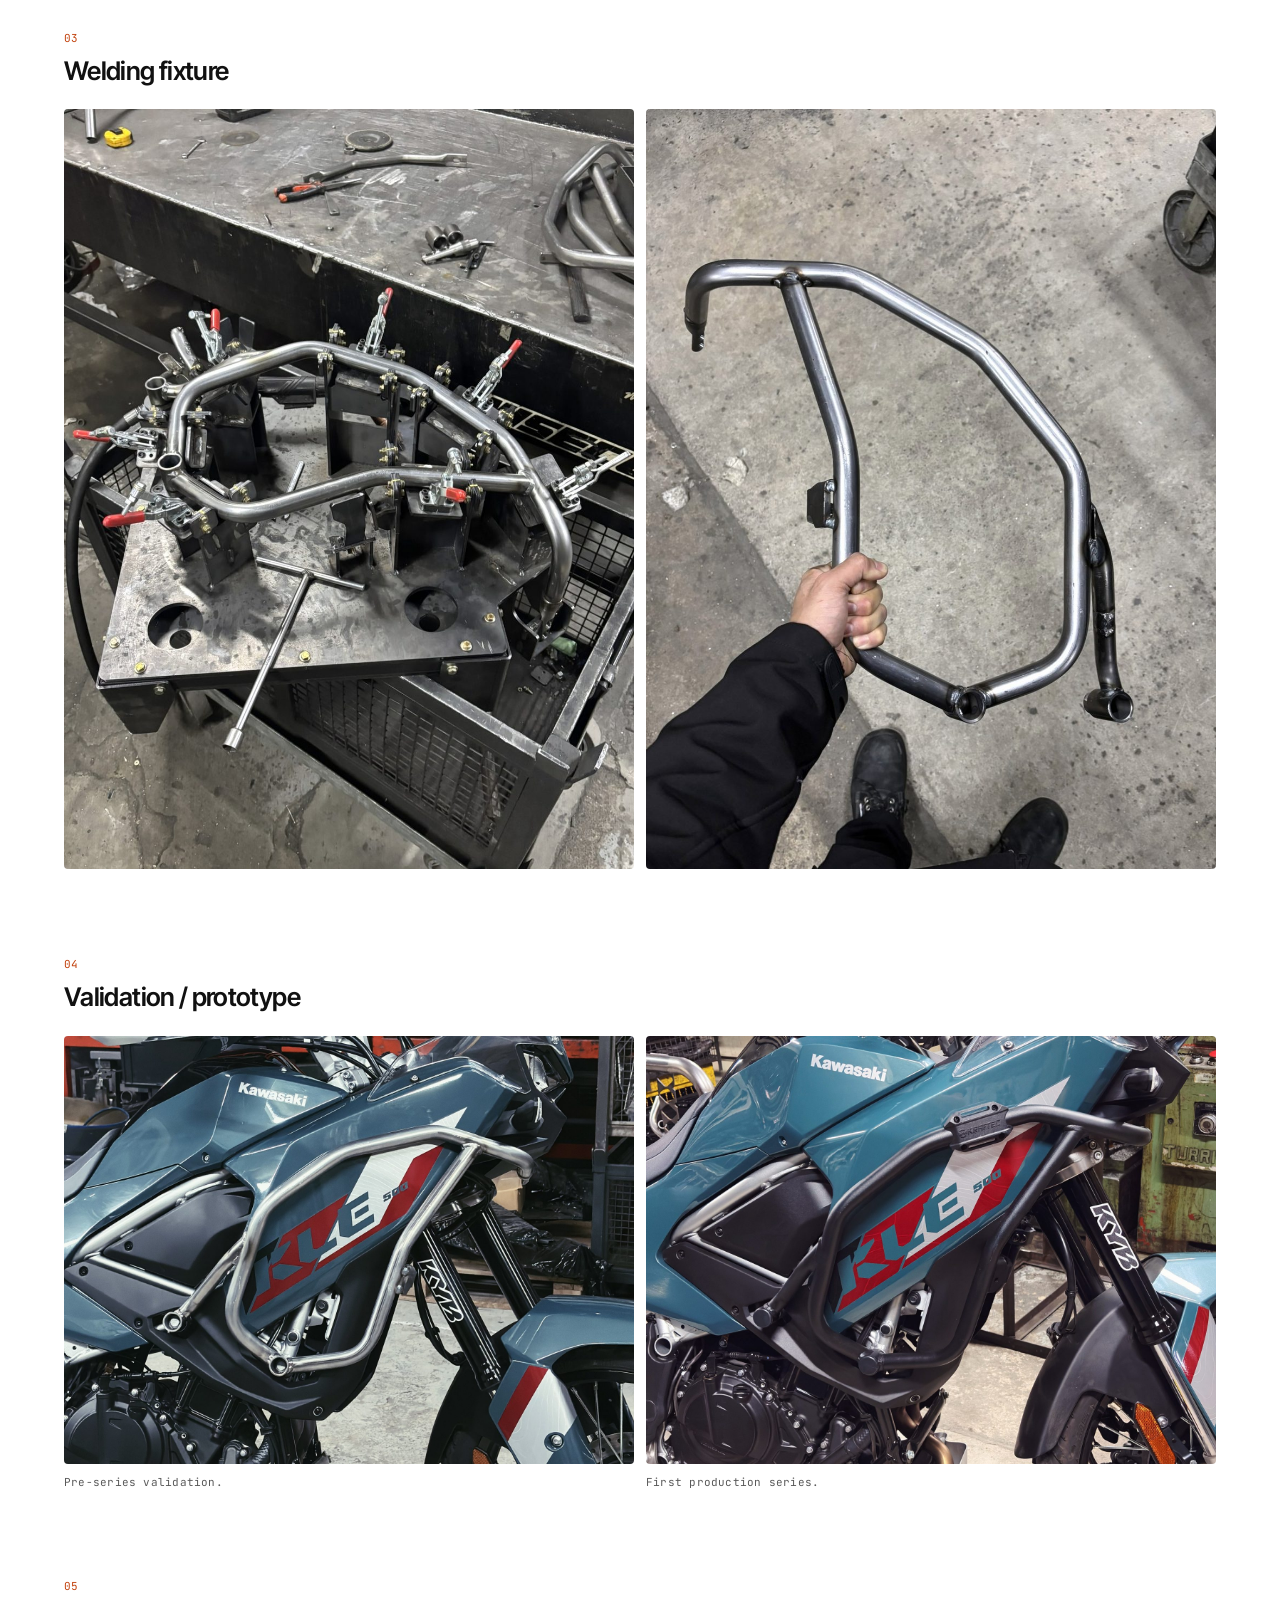
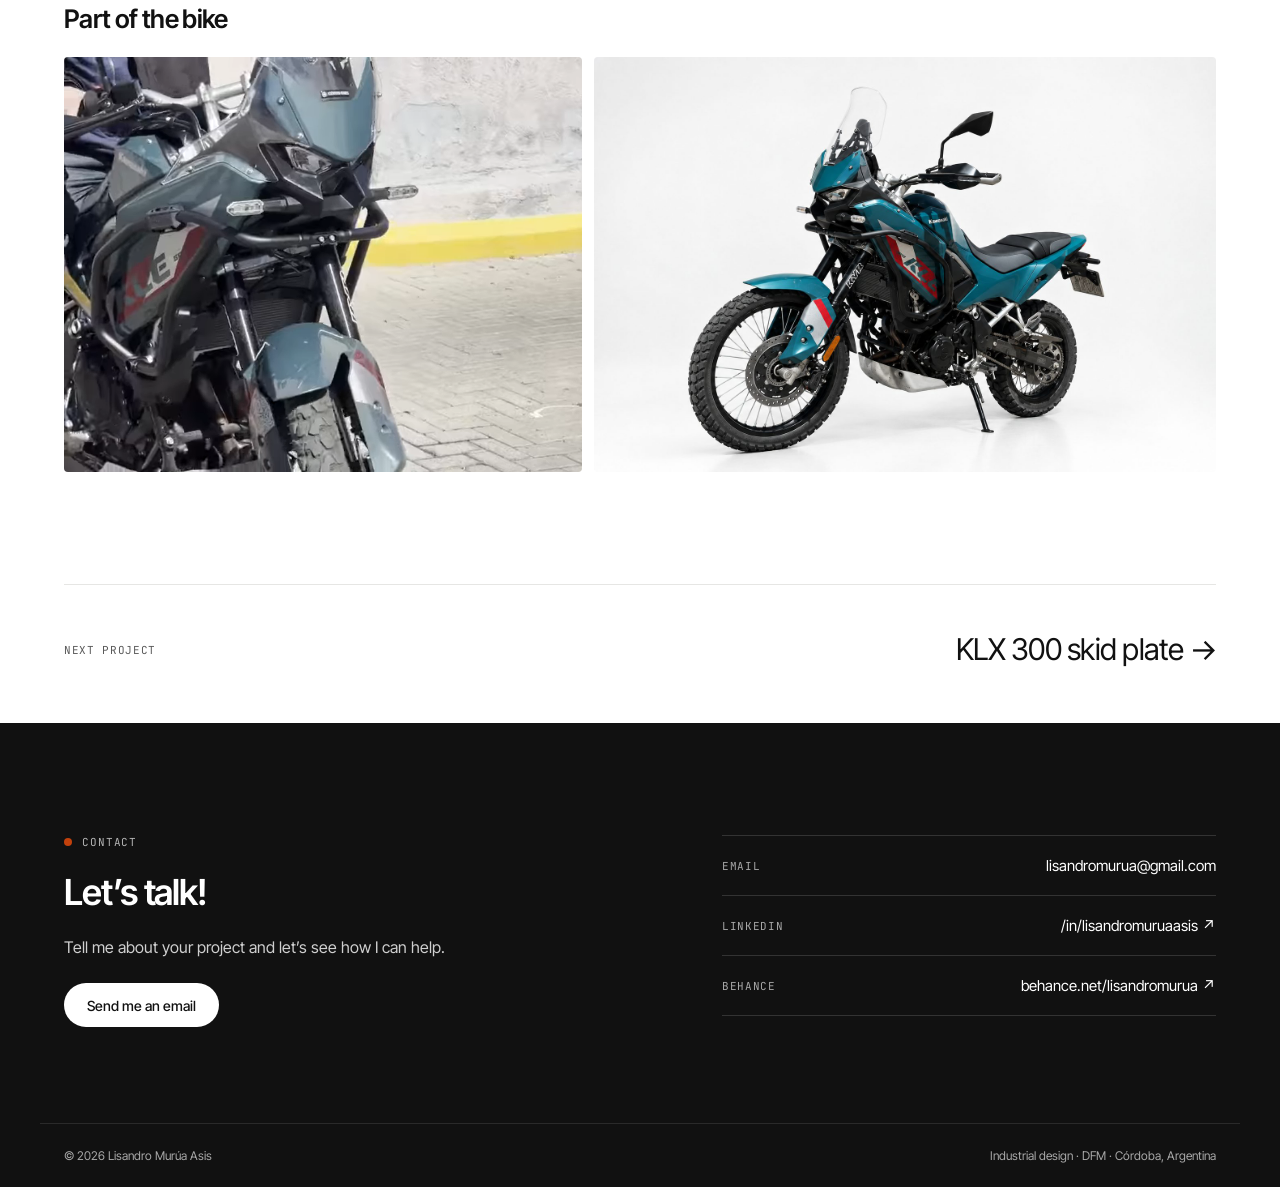
<file: proyectos/defensa-kle.html>
<!doctype html>
<html lang="es" data-lang="es">
<head>
<meta charset="utf-8">
<meta name="viewport" content="width=device-width, initial-scale=1">
<script>(function(){var l;try{l=localStorage.getItem('lang')}catch(e){}if(l!=='es'&&l!=='en'){l=/^es/i.test(navigator.language||'es')?'es':'en'}document.documentElement.setAttribute('data-lang',l);document.documentElement.setAttribute('lang',l)})();</script>
<title>Defensa Kawasaki KLE 500 SE — Lisandro Murúa Asis</title>
<meta name="description" content="Defensa lateral para Kawasaki KLE 500 SE: accesorio de fábrica en la línea de ensamblaje OEM, con versión aftermarket. Tubo de acero curvado y soldado, validado en dispositivo de producción.">
<meta property="og:title" content="Crash bar — Kawasaki KLE 500 SE · Lisandro Murúa Asis">
<meta property="og:description" content="Factory-fit crash bar for the OEM assembly line, plus an aftermarket version. Bent and welded steel tube.">
<meta property="og:type" content="article">
<meta property="og:image" content="https://lisandromurua.vercel.app/assets/img/defensa-kle/principal.jpg">
<link rel="icon" href="../assets/favicon.svg" type="image/svg+xml">
<link rel="preconnect" href="https://fonts.googleapis.com">
<link rel="preconnect" href="https://fonts.gstatic.com" crossorigin>
<link rel="stylesheet" href="https://fonts.googleapis.com/css2?family=Inter+Tight:wght@400;500;600&amp;family=JetBrains+Mono:wght@400;500&amp;display=swap">
<link rel="stylesheet" href="../assets/css/styles.css">
<script defer src="../assets/js/main.js"></script>
<script data-goatcounter="https://lisandromuruaweb.goatcounter.com/count" async src="//gc.zgo.at/count.js"></script>
</head>
<body
  data-title-es="Defensa Kawasaki KLE 500 SE — Lisandro Murúa Asis"
  data-title-en="Crash bar Kawasaki KLE 500 SE — Lisandro Murúa Asis"
  data-desc-es="Defensa lateral para Kawasaki KLE 500 SE: accesorio de fábrica en la línea de ensamblaje OEM, con versión aftermarket. Tubo de acero curvado y soldado, validado en dispositivo de producción."
  data-desc-en="Crash bar for the Kawasaki KLE 500 SE: factory-fit accessory on the OEM assembly line, with an aftermarket version. Bent and welded steel tube, validated on the production fixture.">

<header class="site-header">
  <nav class="nav wrap">
    <a class="brand" href="../index.html">Lisandro Murúa Asis</a>
    <div class="nav-links">
      <a href="../index.html#proyectos"><span data-l="es">Proyectos</span><span data-l="en">Work</span></a>
      <a href="../index.html#servicios"><span data-l="es">Servicios</span><span data-l="en">Services</span></a>
      <a href="../sobre-mi.html"><span data-l="es">Sobre mí</span><span data-l="en">About</span></a>
      <div class="lang" role="group" aria-label="Idioma / Language">
        <button type="button" data-set-lang="es" aria-pressed="true">ES</button>
        <button type="button" data-set-lang="en" aria-pressed="false">EN</button>
      </div>
      <a class="nav-cta" href="#contacto"><span data-l="es">Contacto</span><span data-l="en">Contact</span></a>
    </div>
  </nav>
</header>

<main class="wrap">
  <div style="padding-top: 24px">
    <a class="back" href="../index.html#proyectos">← <span data-l="es">Todos los proyectos</span><span data-l="en">All work</span></a>
  </div>

  <figure class="cs-hero">
    <img src="../assets/img/defensa-kle/principal.jpg" alt="Kawasaki KLE 500 SE con la defensa lateral negra en estudio" width="1456" height="971" style="border-radius: 4px">
  </figure>

  <section class="cs-intro">
    <div class="cs-intro__text">
      <p class="eyebrow"><span class="dot"></span><span data-l="es">Kawasaki · Integración OEM</span><span data-l="en">Kawasaki · OEM integration</span></p>
      <h1 class="h1 h1--page"><span data-l="es">Defensa KLE 500 SE</span><span data-l="en">KLE 500 SE crash bar</span></h1>
      <p class="lead" data-l="es">Defensa diseñada y desarrollada para la Kawasaki KLE 500 SE. Se monta en la línea de ensamblaje OEM como accesorio de fábrica, y tiene una versión aftermarket para las motos que ya están en la calle. Partiendo de un escaneo 3D de la moto, la geometría se refinó de forma iterativa, con el curvado de tubo y la soldadura guiando las decisiones clave.</p>
      <p class="lead" data-l="en">Crash bar designed and developed for the Kawasaki KLE 500 SE. It is fitted on the OEM assembly line as a factory accessory, with a parallel aftermarket version for bikes already on the road. Working from a 3D scan of the motorcycle, the geometry was refined iteratively, with tube bending and welding constraints driving key decisions.</p>
    </div>
    <dl class="meta">
      <div><dt class="label"><span data-l="es">Marca</span><span data-l="en">Brand</span></dt><dd>Kawasaki</dd></div>
      <div><dt class="label"><span data-l="es">Modelo</span><span data-l="en">Model</span></dt><dd>KLE 500 SE</dd></div>
      <div><dt class="label"><span data-l="es">Rol</span><span data-l="en">Role</span></dt><dd><span data-l="es">Diseñador de producto</span><span data-l="en">Product designer</span></dd></div>
    </dl>
  </section>

  <section class="cs-block">
    <div class="cs-block__head">
      <div class="cs-block__title">
        <span class="num">01</span>
        <h2 class="h2"><span data-l="es">Sobre el escaneo 3D</span><span data-l="en">Built on a 3D scan</span></h2>
      </div>
    </div>
    <figure class="tile tile--white"><img src="../assets/img/defensa-kle/escaneo-1.jpg" alt="Defensa en CAD sobre el escaneo 3D de la KLE 500" width="1151" height="705" loading="lazy"></figure>
    <div class="g" style="grid-template-columns: 1.336fr 1.277fr">
      <figure class="tile tile--white"><img src="../assets/img/defensa-kle/escaneo-2.jpg" alt="Iteración de la defensa sobre el escaneo, vista lateral" width="815" height="610" loading="lazy"></figure>
      <figure class="tile tile--white"><img src="../assets/img/defensa-kle/escaneo-3.jpg" alt="Iteración de la defensa sobre el escaneo, vista trasera" width="871" height="682" loading="lazy"></figure>
    </div>
  </section>

  <section class="cs-block">
    <div class="cs-block__head">
      <div class="cs-block__title">
        <span class="num">02</span>
        <h2 class="h2"><span data-l="es">Integración estructural</span><span data-l="en">Structural integration</span></h2>
      </div>
    </div>
    <div class="g" style="grid-template-columns: 1.473fr 1.236fr">
      <figure class="tile tile--white tile--frame"><img src="../assets/img/defensa-kle/cad.jpg" alt="Conjunto de la defensa en CAD con la barra central" width="971" height="659" loading="lazy"></figure>
      <figure class="tile tile--white"><img src="../assets/img/defensa-kle/escaneo-barra-central.jpg" alt="Defensa con barra central sobre el escaneo" width="912" height="738" loading="lazy"></figure>
    </div>
  </section>

  <section class="cs-block">
    <div class="cs-block__head">
      <div class="cs-block__title">
        <span class="num">03</span>
        <h2 class="h2"><span data-l="es">Dispositivo de soldadura</span><span data-l="en">Welding fixture</span></h2>
      </div>
    </div>
    <div class="g" style="grid-template-columns: 1fr 1fr">
      <figure class="tile"><img src="../assets/img/defensa-kle/dispositivo-soldadura.jpg" alt="Defensa sujeta en el dispositivo de soldadura" width="1050" height="1400" loading="lazy"></figure>
      <figure class="tile"><img src="../assets/img/defensa-kle/primera-pieza.jpg" alt="Primera defensa soldada, sin pintar, sostenida en la mano" width="1050" height="1400" loading="lazy"></figure>
    </div>
  </section>

  <section class="cs-block">
    <div class="cs-block__head">
      <div class="cs-block__title">
        <span class="num">04</span>
        <h2 class="h2"><span data-l="es">Validación / prototipo</span><span data-l="en">Validation / prototype</span></h2>
      </div>
    </div>
    <div class="g" style="grid-template-columns: 1fr 1fr">
      <figure class="tile"><img src="../assets/img/defensa-kle/preserie.jpg" alt="Defensa sin pintar montada en la KLE 500 para validación" width="1600" height="1202" loading="lazy">
        <figcaption><span data-l="es">Validación de preserie.</span><span data-l="en">Pre-series validation.</span></figcaption></figure>
      <figure class="tile"><img src="../assets/img/defensa-kle/primera-serie.jpg" alt="Defensa negra de la primera serie montada en la moto" width="1600" height="1202" loading="lazy">
        <figcaption><span data-l="es">Primera serie de producción.</span><span data-l="en">First production series.</span></figcaption></figure>
    </div>
  </section>

  <section class="cs-block">
    <div class="cs-block__head">
      <div class="cs-block__title">
        <span class="num">05</span>
        <h2 class="h2"><span data-l="es">Parte de la moto</span><span data-l="en">Part of the bike</span></h2>
      </div>
    </div>
    <div class="g" style="grid-template-columns: 1.25fr 1.5fr">
      <figure class="tile">
        <video data-loop muted loop playsinline preload="none" poster="../assets/img/defensa-kle/en-la-calle-poster.jpg" width="800" height="640" aria-label="KLE 500 con la defensa saliendo a la calle">
          <source src="../assets/img/defensa-kle/en-la-calle.webm" type="video/webm">
          <source src="../assets/img/defensa-kle/en-la-calle.mp4" type="video/mp4">
        </video>
      </figure>
      <figure class="tile"><img src="../assets/img/defensa-kle/final.jpg" alt="Kawasaki KLE 500 SE con la defensa en estudio, vista lateral" width="1536" height="1024" loading="lazy"></figure>
    </div>
  </section>

  <nav class="next" aria-label="Siguiente proyecto">
    <a href="cubrecarter.html">
      <span class="label"><span data-l="es">Siguiente proyecto</span><span data-l="en">Next project</span></span>
      <span class="h2"><span data-l="es">Cubrecárter KLX 300 →</span><span data-l="en">KLX 300 skid plate →</span></span>
    </a>
  </nav>
</main>

<footer id="contacto" class="contact">
  <div class="contact__grid wrap">
    <div class="contact__text">
      <p class="eyebrow"><span class="dot"></span><span data-l="es">Contacto</span><span data-l="en">Contact</span></p>
      <h2 class="h1 h1--page"><span data-l="es">¡Hablemos!</span><span data-l="en">Let’s talk!</span></h2>
      <p class="lead" data-l="es">Contame tu proyecto y vemos cómo puedo sumar.</p>
      <p class="lead" data-l="en">Tell me about your project and let’s see how I can help.</p>
      <div class="btns">
        <a class="btn btn--light" href="mailto:lisandromurua@gmail.com"><span data-l="es">Escribime un mail</span><span data-l="en">Send me an email</span></a>
      </div>
    </div>
    <ul class="contact__list">
      <li><a href="mailto:lisandromurua@gmail.com"><span class="label">Email</span><span>lisandromurua@gmail.com</span></a></li>
      <li><a href="https://www.linkedin.com/in/lisandromuruaasis/" target="_blank" rel="noopener"><span class="label">LinkedIn</span><span>/in/lisandromuruaasis ↗</span></a></li>
      <li><a href="https://www.behance.net/lisandromurua" target="_blank" rel="noopener"><span class="label">Behance</span><span>behance.net/lisandromurua ↗</span></a></li>
    </ul>
  </div>
  <div class="footer wrap">
    <span>© <span id="year">2026</span> Lisandro Murúa Asis<span id="visit-count" hidden> · <strong>0</strong> <span data-l="es">visitas</span><span data-l="en">visits</span></span></span>
    <span><span data-l="es">Diseño industrial · DFM · Córdoba, Argentina</span><span data-l="en">Industrial design · DFM · Córdoba, Argentina</span></span>
  </div>
</footer>

</body>
</html>
</file>
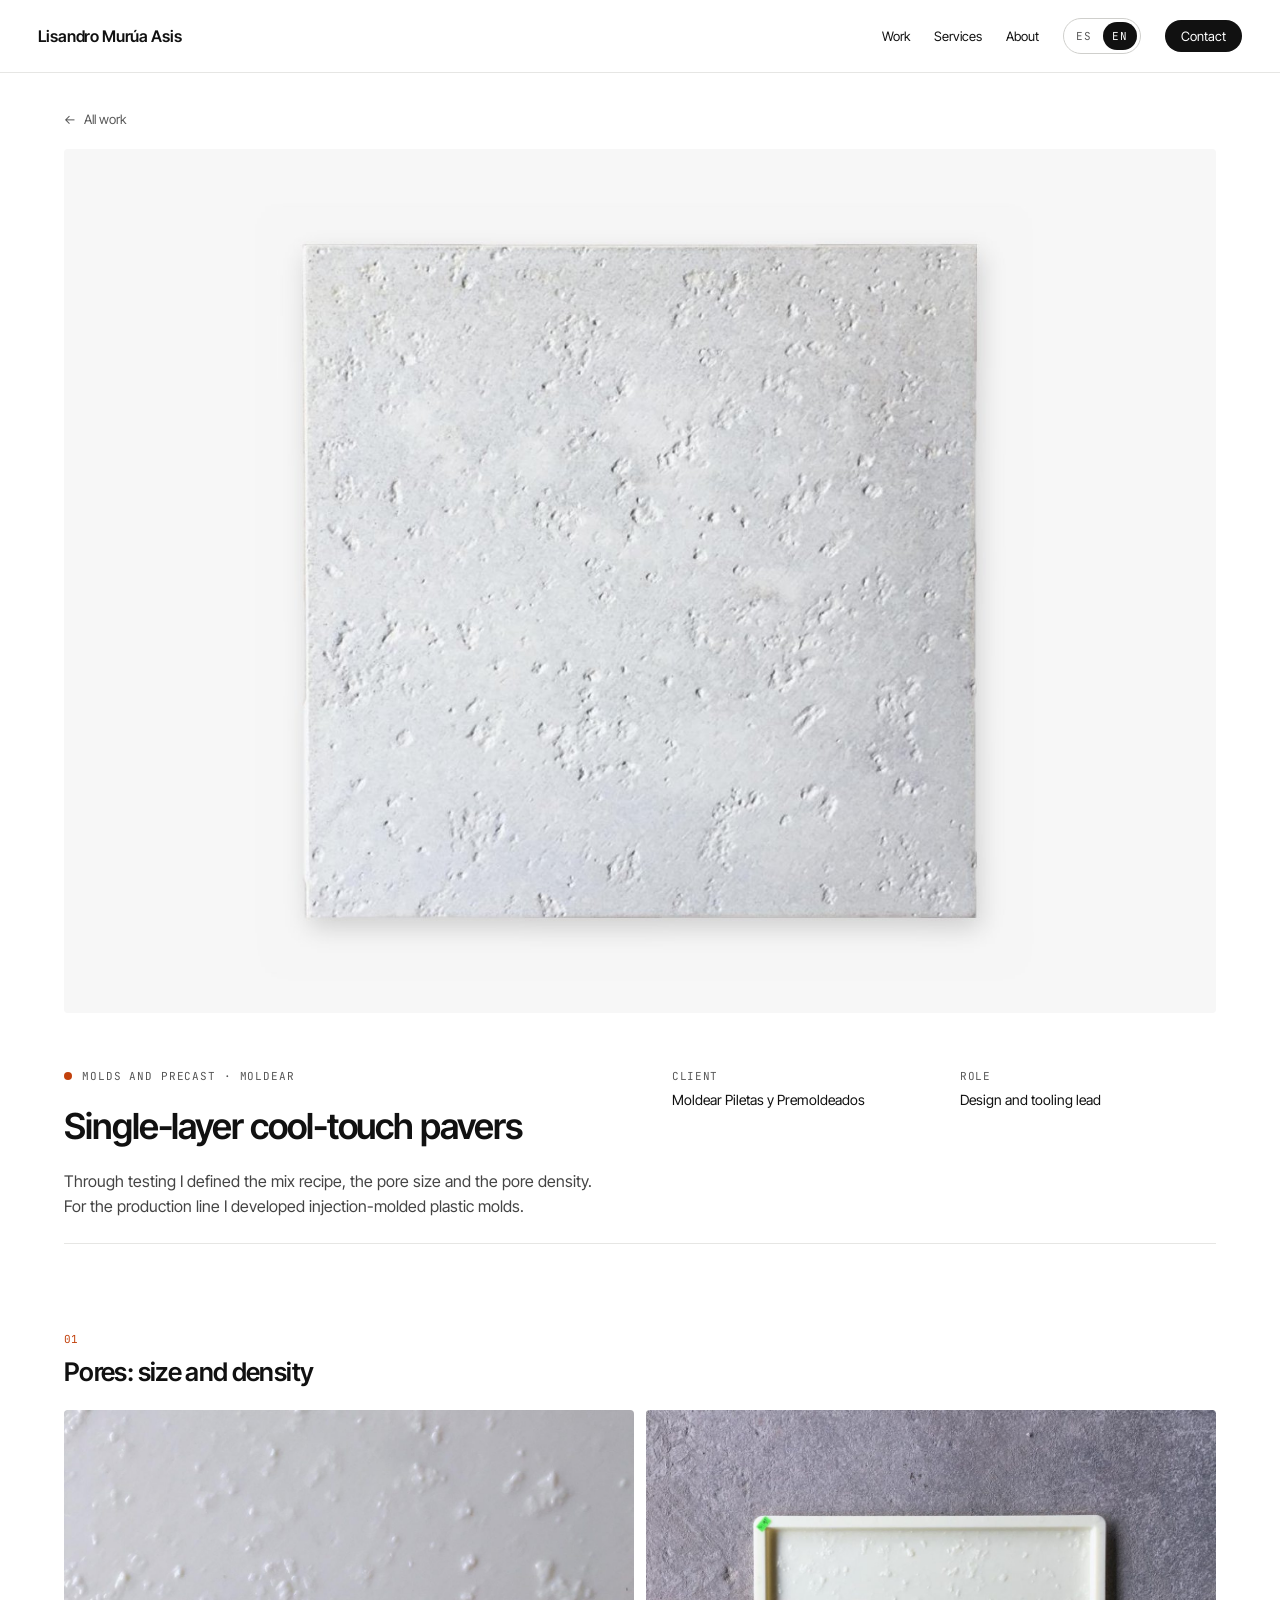
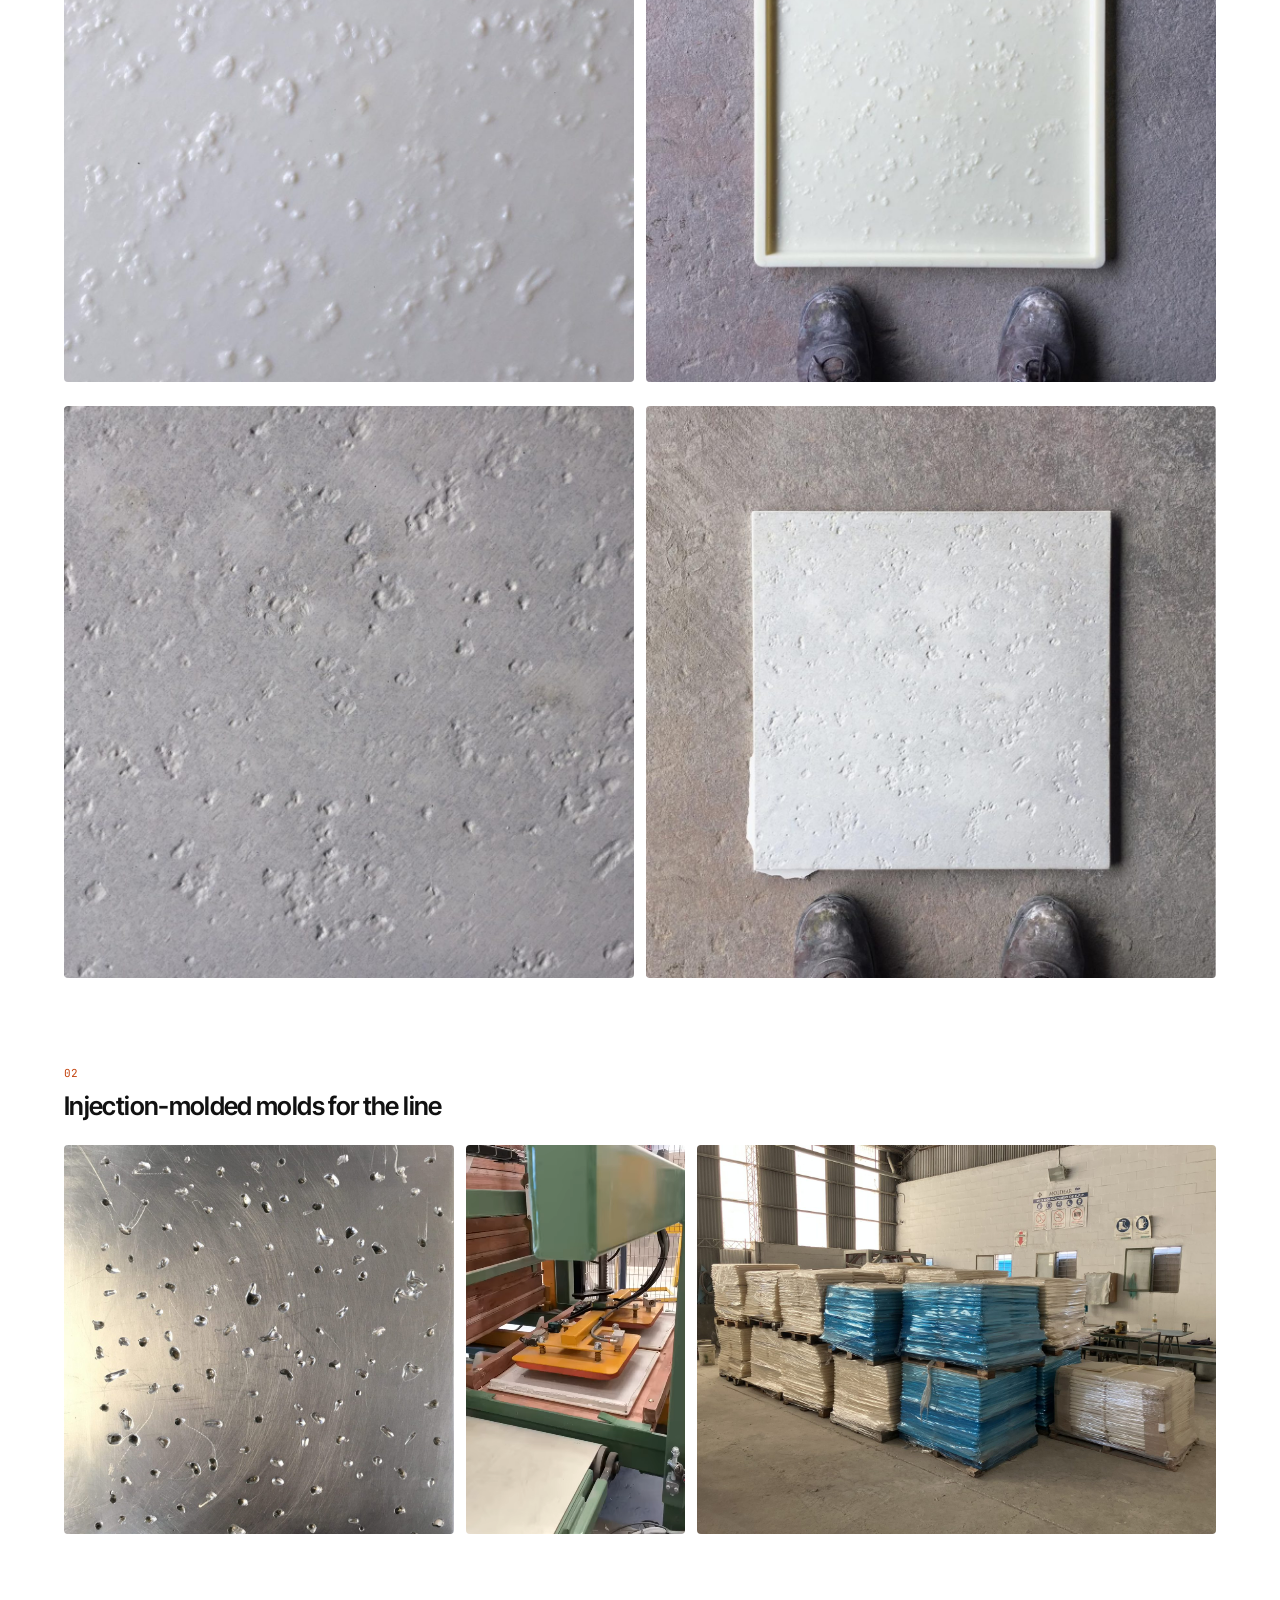
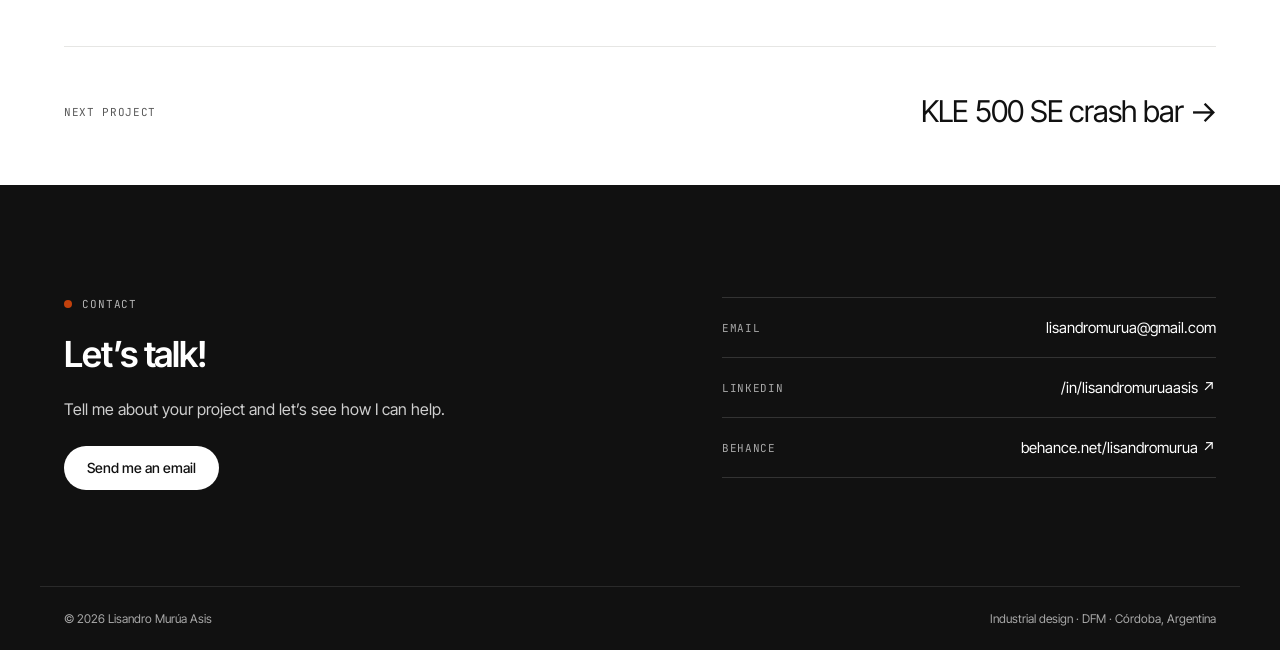
<file: proyectos/losetas.html>
<!doctype html>
<html lang="es" data-lang="es">
<head>
<meta charset="utf-8">
<meta name="viewport" content="width=device-width, initial-scale=1">
<script>(function(){var l;try{l=localStorage.getItem('lang')}catch(e){}if(l!=='es'&&l!=='en'){l=/^es/i.test(navigator.language||'es')?'es':'en'}document.documentElement.setAttribute('data-lang',l);document.documentElement.setAttribute('lang',l)})();</script>
<title>Losetas atérmicas monocapa — Lisandro Murúa Asis</title>
<meta name="description" content="Mediante ensayos definí la receta de la mezcla, el tamaño de los poros y su densidad. Para la línea de producción desarrollé moldes de plástico inyectado.">
<meta property="og:title" content="Single-layer cool-touch pavers · Lisandro Murúa Asis">
<meta property="og:description" content="Through testing I defined the mix recipe, the pore size and the pore density. For the production line I developed injection-molded plastic molds.">
<meta property="og:type" content="article">
<meta property="og:image" content="https://lisandromurua.vercel.app/assets/img/losetas/principal.jpg">
<link rel="icon" href="../assets/favicon.svg" type="image/svg+xml">
<link rel="preconnect" href="https://fonts.googleapis.com">
<link rel="preconnect" href="https://fonts.gstatic.com" crossorigin>
<link rel="stylesheet" href="https://fonts.googleapis.com/css2?family=Inter+Tight:wght@400;500;600&amp;family=JetBrains+Mono:wght@400;500&amp;display=swap">
<link rel="stylesheet" href="../assets/css/styles.css">
<script defer src="../assets/js/main.js"></script>
<script data-goatcounter="https://lisandromuruaweb.goatcounter.com/count" async src="//gc.zgo.at/count.js"></script>
</head>
<body
  data-title-es="Losetas atérmicas monocapa — Lisandro Murúa Asis"
  data-title-en="Single-layer cool-touch pavers — Lisandro Murúa Asis"
  data-desc-es="Mediante ensayos definí la receta de la mezcla, el tamaño de los poros y su densidad. Para la línea de producción desarrollé moldes de plástico inyectado."
  data-desc-en="Through testing I defined the mix recipe, the pore size and the pore density. For the production line I developed injection-molded plastic molds.">

<header class="site-header">
  <nav class="nav wrap">
    <a class="brand" href="../index.html">Lisandro Murúa Asis</a>
    <div class="nav-links">
      <a href="../index.html#proyectos"><span data-l="es">Proyectos</span><span data-l="en">Work</span></a>
      <a href="../index.html#servicios"><span data-l="es">Servicios</span><span data-l="en">Services</span></a>
      <a href="../sobre-mi.html"><span data-l="es">Sobre mí</span><span data-l="en">About</span></a>
      <div class="lang" role="group" aria-label="Idioma / Language">
        <button type="button" data-set-lang="es" aria-pressed="true">ES</button>
        <button type="button" data-set-lang="en" aria-pressed="false">EN</button>
      </div>
      <a class="nav-cta" href="#contacto"><span data-l="es">Contacto</span><span data-l="en">Contact</span></a>
    </div>
  </nav>
</header>

<main class="wrap">
  <div style="padding-top: 24px">
    <a class="back" href="../index.html#proyectos">← <span data-l="es">Todos los proyectos</span><span data-l="en">All work</span></a>
  </div>

  <figure class="cs-hero">
    <img src="../assets/img/losetas/principal.jpg" alt="Loseta atérmica monocapa sobre fondo gris claro" width="1600" height="1200" style="border-radius: 4px">
  </figure>

  <section class="cs-intro">
    <div class="cs-intro__text">
      <p class="eyebrow"><span class="dot"></span><span data-l="es">Moldes y premoldeados · Moldear</span><span data-l="en">Molds and precast · Moldear</span></p>
      <h1 class="h1 h1--page"><span data-l="es">Losetas atérmicas monocapa</span><span data-l="en">Single-layer cool-touch pavers</span></h1>
      <p class="lead" data-l="es">Mediante ensayos definí la receta de la mezcla, el tamaño de los poros y su densidad. Para la línea de producción desarrollé moldes de plástico inyectado.</p>
      <p class="lead" data-l="en">Through testing I defined the mix recipe, the pore size and the pore density. For the production line I developed injection-molded plastic molds.</p>
    </div>
    <dl class="meta">
      <div><dt class="label"><span data-l="es">Cliente</span><span data-l="en">Client</span></dt><dd>Moldear Piletas y Premoldeados</dd></div>
      <div><dt class="label"><span data-l="es">Rol</span><span data-l="en">Role</span></dt><dd><span data-l="es">Responsable de diseño y matricería</span><span data-l="en">Design and tooling lead</span></dd></div>
    </dl>
  </section>

  <section class="cs-block">
    <div class="cs-block__head">
      <div class="cs-block__title">
        <span class="num">01</span>
        <h2 class="h2"><span data-l="es">Poros: tamaño y densidad</span><span data-l="en">Pores: size and density</span></h2>
      </div>
    </div>
    <div class="g" style="grid-template-columns: 1fr 1fr">
      <figure class="tile"><img src="../assets/img/losetas/molde-poros.jpg" alt="Detalle de los poros plásticos del molde" width="1196" height="1200" loading="lazy"></figure>
      <figure class="tile"><img src="../assets/img/losetas/molde.jpg" alt="Molde plástico inyectado de la loseta" width="1196" height="1200" loading="lazy"></figure>
    </div>
    <div class="g" style="grid-template-columns: 1fr 1fr">
      <figure class="tile"><img src="../assets/img/losetas/loseta-poros.jpg" alt="Detalle de la superficie de la loseta, con el relieve copiado de los poros" width="1196" height="1200" loading="lazy"></figure>
      <figure class="tile"><img src="../assets/img/losetas/loseta.jpg" alt="Loseta desmoldada sobre el piso de la planta" width="1196" height="1200" loading="lazy"></figure>
    </div>
  </section>

  <section class="cs-block">
    <div class="cs-block__head">
      <div class="cs-block__title">
        <span class="num">02</span>
        <h2 class="h2"><span data-l="es">Moldes inyectados para la línea</span><span data-l="en">Injection-molded molds for the line</span></h2>
      </div>
    </div>
    <div class="g" style="grid-template-columns: 1fr 0.5625fr 1.333fr">
      <figure class="tile"><img src="../assets/img/losetas/matriz-acero.jpg" alt="Molde de inyección en acero con las cavidades de los poros" width="1200" height="1200" loading="lazy"></figure>
      <figure class="tile">
        <video data-loop muted loop playsinline preload="none" poster="../assets/img/losetas/desmolde-poster.jpg" width="540" height="960" aria-label="Desmolde de losetas en la línea de producción con ventosas">
          <source src="../assets/img/losetas/desmolde.webm" type="video/webm">
          <source src="../assets/img/losetas/desmolde.mp4" type="video/mp4">
        </video>
      </figure>
      <figure class="tile"><img src="../assets/img/losetas/moldes-stock.jpg" alt="Pallets con los moldes inyectados para la rotación de la línea" width="1600" height="1200" loading="lazy"></figure>
    </div>
  </section>

  <nav class="next" aria-label="Siguiente proyecto">
    <a href="defensa-kle.html">
      <span class="label"><span data-l="es">Siguiente proyecto</span><span data-l="en">Next project</span></span>
      <span class="h2"><span data-l="es">Defensa KLE 500 SE →</span><span data-l="en">KLE 500 SE crash bar →</span></span>
    </a>
  </nav>
</main>

<footer id="contacto" class="contact">
  <div class="contact__grid wrap">
    <div class="contact__text">
      <p class="eyebrow"><span class="dot"></span><span data-l="es">Contacto</span><span data-l="en">Contact</span></p>
      <h2 class="h1 h1--page"><span data-l="es">¡Hablemos!</span><span data-l="en">Let’s talk!</span></h2>
      <p class="lead" data-l="es">Contame tu proyecto y vemos cómo puedo sumar.</p>
      <p class="lead" data-l="en">Tell me about your project and let’s see how I can help.</p>
      <div class="btns">
        <a class="btn btn--light" href="mailto:lisandromurua@gmail.com"><span data-l="es">Escribime un mail</span><span data-l="en">Send me an email</span></a>
      </div>
    </div>
    <ul class="contact__list">
      <li><a href="mailto:lisandromurua@gmail.com"><span class="label">Email</span><span>lisandromurua@gmail.com</span></a></li>
      <li><a href="https://www.linkedin.com/in/lisandromuruaasis/" target="_blank" rel="noopener"><span class="label">LinkedIn</span><span>/in/lisandromuruaasis ↗</span></a></li>
      <li><a href="https://www.behance.net/lisandromurua" target="_blank" rel="noopener"><span class="label">Behance</span><span>behance.net/lisandromurua ↗</span></a></li>
    </ul>
  </div>
  <div class="footer wrap">
    <span>© <span id="year">2026</span> Lisandro Murúa Asis<span id="visit-count" hidden> · <strong>0</strong> <span data-l="es">visitas</span><span data-l="en">visits</span></span></span>
    <span><span data-l="es">Diseño industrial · DFM · Córdoba, Argentina</span><span data-l="en">Industrial design · DFM · Córdoba, Argentina</span></span>
  </div>
</footer>

</body>
</html>
</file>
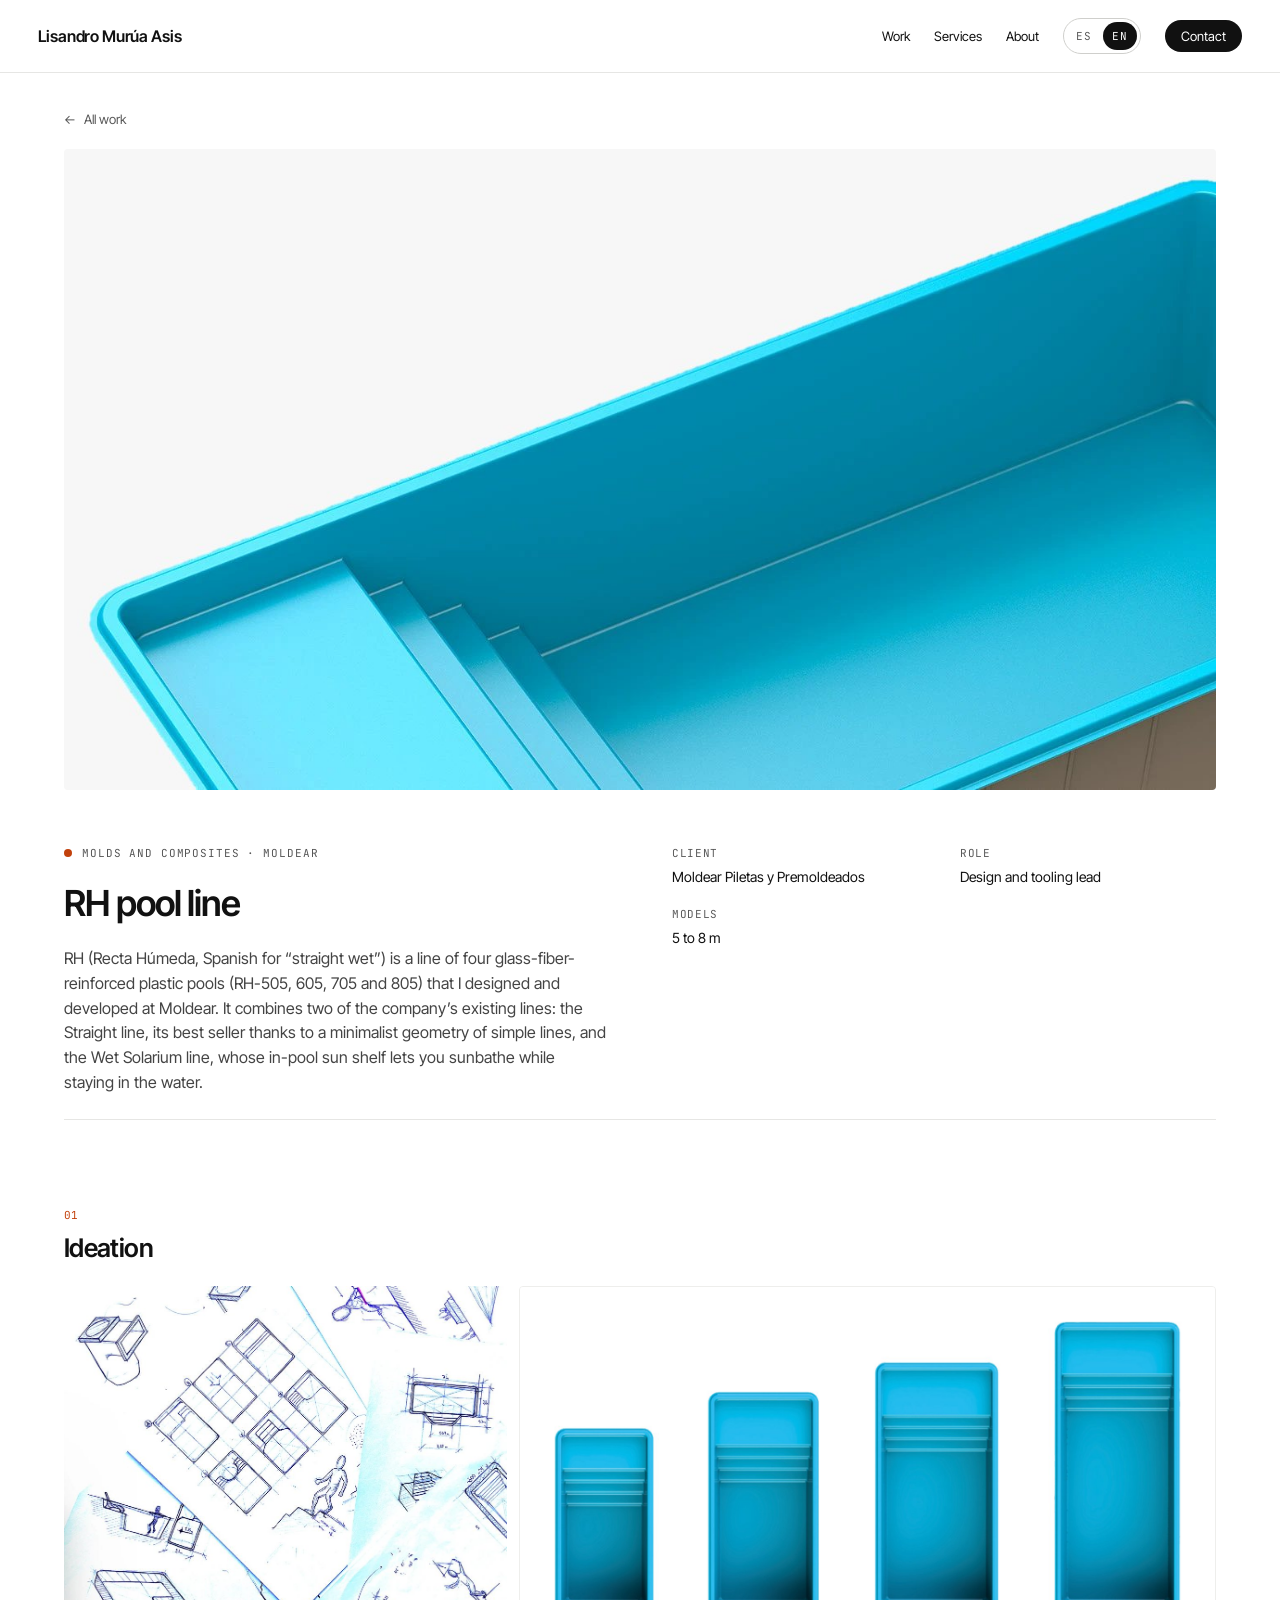
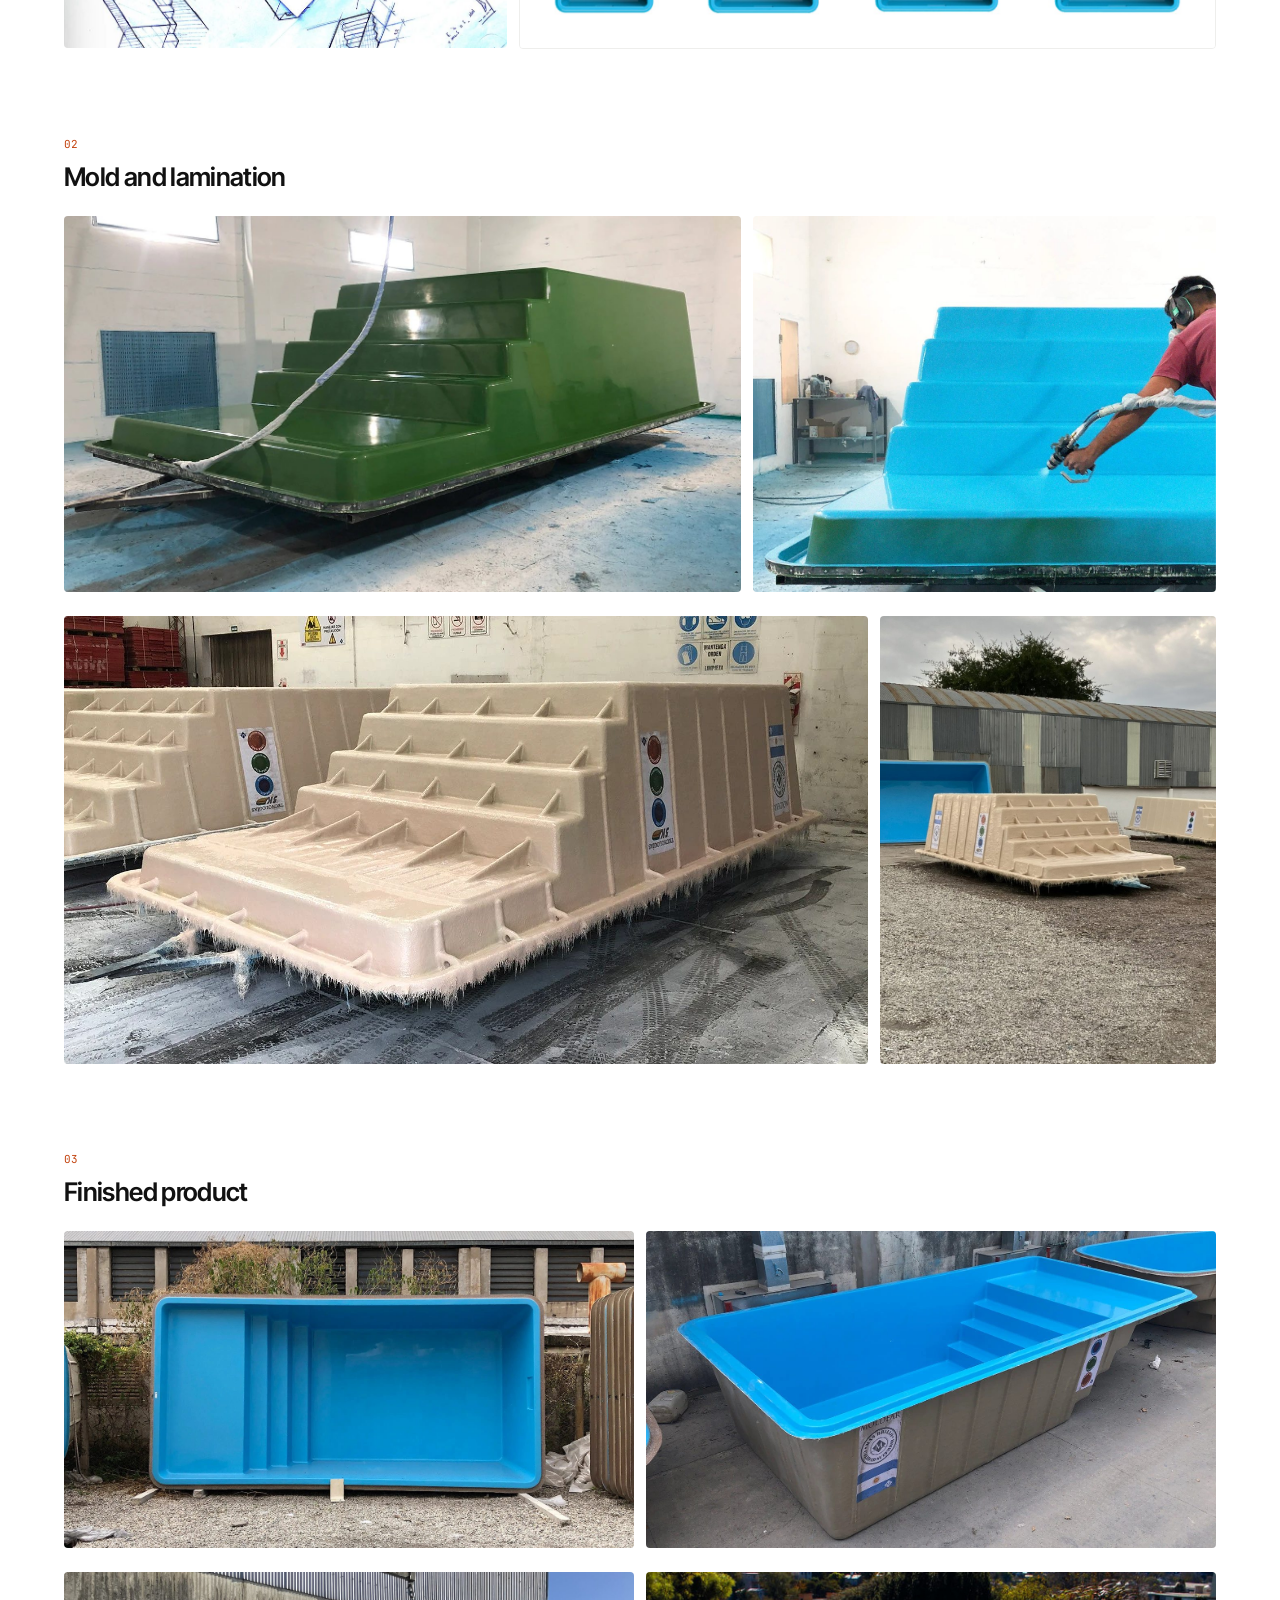
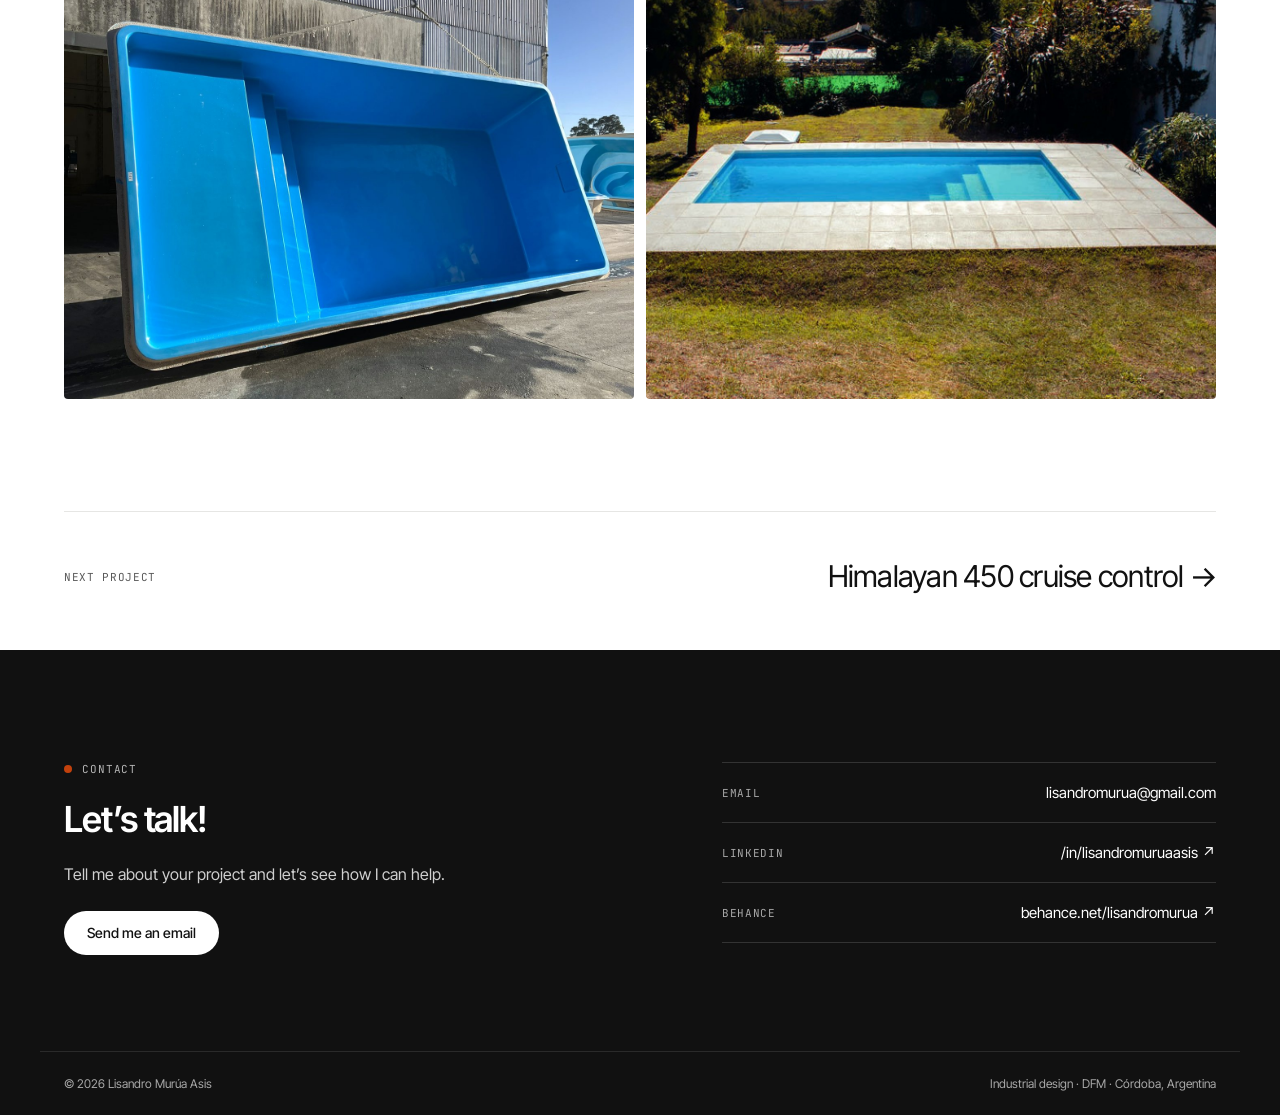
<file: proyectos/piletas.html>
<!doctype html>
<html lang="es" data-lang="es">
<head>
<meta charset="utf-8">
<meta name="viewport" content="width=device-width, initial-scale=1">
<script>(function(){var l;try{l=localStorage.getItem('lang')}catch(e){}if(l!=='es'&&l!=='en'){l=/^es/i.test(navigator.language||'es')?'es':'en'}document.documentElement.setAttribute('data-lang',l);document.documentElement.setAttribute('lang',l)})();</script>
<title>Línea de piletas RH — Lisandro Murúa Asis</title>
<meta name="description" content="RH (Recta Húmeda) es una línea de cuatro piletas de plástico reforzado con fibra de vidrio (RH-505, 605, 705 y 805) que diseñé y desarrollé en Moldear. Nace de combinar dos líneas que ya existían en la empresa: la Recta, la más vendida por su geometría minimalista de líneas simples, y la Solárium Húmedo, cuyo solárium permite tomar sol sin dejar de estar en contacto con el agua.">
<meta property="og:title" content="RH pool line · Lisandro Murúa Asis">
<meta property="og:description" content="RH (Recta Húmeda, Spanish for “straight wet”) is a line of four glass-fiber-reinforced plastic pools (RH-505, 605, 705 and 805) that I designed and developed at Moldear. It combines two of the company’s existing lines: the Straight line, its best seller thanks to a minimalist geometry of simple lines, and the Wet Solarium line, whose in-pool sun shelf lets you sunbathe while staying in the water.">
<meta property="og:type" content="article">
<meta property="og:image" content="https://lisandromurua.vercel.app/assets/img/piletas/principal.jpg">
<link rel="icon" href="../assets/favicon.svg" type="image/svg+xml">
<link rel="preconnect" href="https://fonts.googleapis.com">
<link rel="preconnect" href="https://fonts.gstatic.com" crossorigin>
<link rel="stylesheet" href="https://fonts.googleapis.com/css2?family=Inter+Tight:wght@400;500;600&amp;family=JetBrains+Mono:wght@400;500&amp;display=swap">
<link rel="stylesheet" href="../assets/css/styles.css">
<script defer src="../assets/js/main.js"></script>
<script data-goatcounter="https://lisandromuruaweb.goatcounter.com/count" async src="//gc.zgo.at/count.js"></script>
</head>
<body
  data-title-es="Línea de piletas RH — Lisandro Murúa Asis"
  data-title-en="RH pool line — Lisandro Murúa Asis"
  data-desc-es="RH (Recta Húmeda) es una línea de cuatro piletas de plástico reforzado con fibra de vidrio (RH-505, 605, 705 y 805) que diseñé y desarrollé en Moldear. Nace de combinar dos líneas que ya existían en la empresa: la Recta, la más vendida por su geometría minimalista de líneas simples, y la Solárium Húmedo, cuyo solárium permite tomar sol sin dejar de estar en contacto con el agua."
  data-desc-en="RH (Recta Húmeda, Spanish for “straight wet”) is a line of four glass-fiber-reinforced plastic pools (RH-505, 605, 705 and 805) that I designed and developed at Moldear. It combines two of the company’s existing lines: the Straight line, its best seller thanks to a minimalist geometry of simple lines, and the Wet Solarium line, whose in-pool sun shelf lets you sunbathe while staying in the water.">

<header class="site-header">
  <nav class="nav wrap">
    <a class="brand" href="../index.html">Lisandro Murúa Asis</a>
    <div class="nav-links">
      <a href="../index.html#proyectos"><span data-l="es">Proyectos</span><span data-l="en">Work</span></a>
      <a href="../index.html#servicios"><span data-l="es">Servicios</span><span data-l="en">Services</span></a>
      <a href="../sobre-mi.html"><span data-l="es">Sobre mí</span><span data-l="en">About</span></a>
      <div class="lang" role="group" aria-label="Idioma / Language">
        <button type="button" data-set-lang="es" aria-pressed="true">ES</button>
        <button type="button" data-set-lang="en" aria-pressed="false">EN</button>
      </div>
      <a class="nav-cta" href="#contacto"><span data-l="es">Contacto</span><span data-l="en">Contact</span></a>
    </div>
  </nav>
</header>

<main class="wrap">
  <div style="padding-top: 24px">
    <a class="back" href="../index.html#proyectos">← <span data-l="es">Todos los proyectos</span><span data-l="en">All work</span></a>
  </div>

  <figure class="cs-hero">
    <img src="../assets/img/piletas/principal.jpg" alt="Render de la pileta RH con su escalera integrada sobre fondo gris claro" width="1400" height="779" style="border-radius: 4px">
  </figure>

  <section class="cs-intro">
    <div class="cs-intro__text">
      <p class="eyebrow"><span class="dot"></span><span data-l="es">Moldes y composites · Moldear</span><span data-l="en">Molds and composites · Moldear</span></p>
      <h1 class="h1 h1--page"><span data-l="es">Línea de piletas RH</span><span data-l="en">RH pool line</span></h1>
      <p class="lead" data-l="es">RH (Recta Húmeda) es una línea de cuatro piletas de plástico reforzado con fibra de vidrio (RH-505, 605, 705 y 805) que diseñé y desarrollé en Moldear. Nace de combinar dos líneas que ya existían en la empresa: la Recta, la más vendida por su geometría minimalista de líneas simples, y la Solárium Húmedo, cuyo solárium permite tomar sol sin dejar de estar en contacto con el agua.</p>
      <p class="lead" data-l="en">RH (Recta Húmeda, Spanish for “straight wet”) is a line of four glass-fiber-reinforced plastic pools (RH-505, 605, 705 and 805) that I designed and developed at Moldear. It combines two of the company’s existing lines: the Straight line, its best seller thanks to a minimalist geometry of simple lines, and the Wet Solarium line, whose in-pool sun shelf lets you sunbathe while staying in the water.</p>
    </div>
    <dl class="meta">
      <div><dt class="label"><span data-l="es">Cliente</span><span data-l="en">Client</span></dt><dd>Moldear Piletas y Premoldeados</dd></div>
      <div><dt class="label"><span data-l="es">Rol</span><span data-l="en">Role</span></dt><dd><span data-l="es">Responsable de diseño y matricería</span><span data-l="en">Design and tooling lead</span></dd></div>
      <div><dt class="label"><span data-l="es">Modelos</span><span data-l="en">Models</span></dt><dd><span data-l="es">De 5 a 8 m</span><span data-l="en">5 to 8 m</span></dd></div>
    </dl>
  </section>

  <section class="cs-block">
    <div class="cs-block__head">
      <div class="cs-block__title">
        <span class="num">01</span>
        <h2 class="h2"><span data-l="es">Ideación</span><span data-l="en">Ideation</span></h2>
      </div>
    </div>
    <div class="g" style="grid-template-columns: 1.226fr 1.928fr">
      <figure class="tile"><img src="../assets/img/piletas/bocetos.jpg" alt="Bocetos de propuestas de piletas con escaleras, plantas y cotas" width="955" height="779" loading="lazy"></figure>
      <figure class="tile tile--white tile--frame"><img src="../assets/img/piletas/modelos.jpg" alt="Vista superior de los cuatro modelos de la línea RH, de menor a mayor" width="1600" height="830" loading="lazy"></figure>
    </div>
  </section>

  <section class="cs-block">
    <div class="cs-block__head">
      <div class="cs-block__title">
        <span class="num">02</span>
        <h2 class="h2"><span data-l="es">Molde y laminado</span><span data-l="en">Mold and lamination</span></h2>
      </div>
    </div>
    <div class="g" style="grid-template-columns: 1.797fr 1.230fr">
      <figure class="tile"><img src="../assets/img/piletas/molde.jpg" alt="Molde de la pileta terminado en verde, con la escalera" width="1400" height="779" loading="lazy"></figure>
      <figure class="tile"><img src="../assets/img/piletas/laminado.jpg" alt="Operario de espaldas aplicando gelcoat celeste sobre el molde" width="1132" height="920" loading="lazy"></figure>
    </div>
    <div class="g" style="grid-template-columns: 1.797fr 0.750fr">
      <figure class="tile"><img src="../assets/img/piletas/laminado-reverso.jpg" alt="Reverso del laminado con nervios de refuerzo, todavía sobre el molde" width="1400" height="779" loading="lazy"></figure>
      <figure class="tile"><img src="../assets/img/piletas/modelo-10.jpg" alt="Pileta RH dada vuelta en el patio, con la escalera a la vista" width="900" height="1201" loading="lazy"></figure>
    </div>
  </section>

  <section class="cs-block">
    <div class="cs-block__head">
      <div class="cs-block__title">
        <span class="num">03</span>
        <h2 class="h2"><span data-l="es">Producto terminado</span><span data-l="en">Finished product</span></h2>
      </div>
    </div>
    <div class="g" style="grid-template-columns: 1.797fr 1.797fr">
      <figure class="tile"><img src="../assets/img/piletas/modelo-7.jpg" alt="Pileta RH de frente, parada en el patio" width="1400" height="779" loading="lazy"></figure>
      <figure class="tile"><img src="../assets/img/piletas/exterior.jpg" alt="Pileta terminada vista desde el exterior, con los nervios del laminado" width="1400" height="779" loading="lazy"></figure>
    </div>
    <div class="g" style="grid-template-columns: 1fr 1fr">
      <figure class="tile"><img src="../assets/img/piletas/modelo-12.jpg" alt="Pileta RH terminada, apoyada de costado en el patio" width="1400" height="1050" loading="lazy"></figure>
      <figure class="tile"><img src="../assets/img/piletas/instalada.jpg" alt="Pileta RH instalada en un jardín, con solado perimetral" width="1200" height="900" loading="lazy"></figure>
    </div>
  </section>


  <nav class="next" aria-label="Siguiente proyecto">
    <a href="control-crucero.html">
      <span class="label"><span data-l="es">Siguiente proyecto</span><span data-l="en">Next project</span></span>
      <span class="h2"><span data-l="es">Control crucero Himalayan 450 →</span><span data-l="en">Himalayan 450 cruise control →</span></span>
    </a>
  </nav>
</main>

<footer id="contacto" class="contact">
  <div class="contact__grid wrap">
    <div class="contact__text">
      <p class="eyebrow"><span class="dot"></span><span data-l="es">Contacto</span><span data-l="en">Contact</span></p>
      <h2 class="h1 h1--page"><span data-l="es">¡Hablemos!</span><span data-l="en">Let’s talk!</span></h2>
      <p class="lead" data-l="es">Contame tu proyecto y vemos cómo puedo sumar.</p>
      <p class="lead" data-l="en">Tell me about your project and let’s see how I can help.</p>
      <div class="btns">
        <a class="btn btn--light" href="mailto:lisandromurua@gmail.com"><span data-l="es">Escribime un mail</span><span data-l="en">Send me an email</span></a>
      </div>
    </div>
    <ul class="contact__list">
      <li><a href="mailto:lisandromurua@gmail.com"><span class="label">Email</span><span>lisandromurua@gmail.com</span></a></li>
      <li><a href="https://www.linkedin.com/in/lisandromuruaasis/" target="_blank" rel="noopener"><span class="label">LinkedIn</span><span>/in/lisandromuruaasis ↗</span></a></li>
      <li><a href="https://www.behance.net/lisandromurua" target="_blank" rel="noopener"><span class="label">Behance</span><span>behance.net/lisandromurua ↗</span></a></li>
    </ul>
  </div>
  <div class="footer wrap">
    <span>© <span id="year">2026</span> Lisandro Murúa Asis<span id="visit-count" hidden> · <strong>0</strong> <span data-l="es">visitas</span><span data-l="en">visits</span></span></span>
    <span><span data-l="es">Diseño industrial · DFM · Córdoba, Argentina</span><span data-l="en">Industrial design · DFM · Córdoba, Argentina</span></span>
  </div>
</footer>

</body>
</html>
</file>
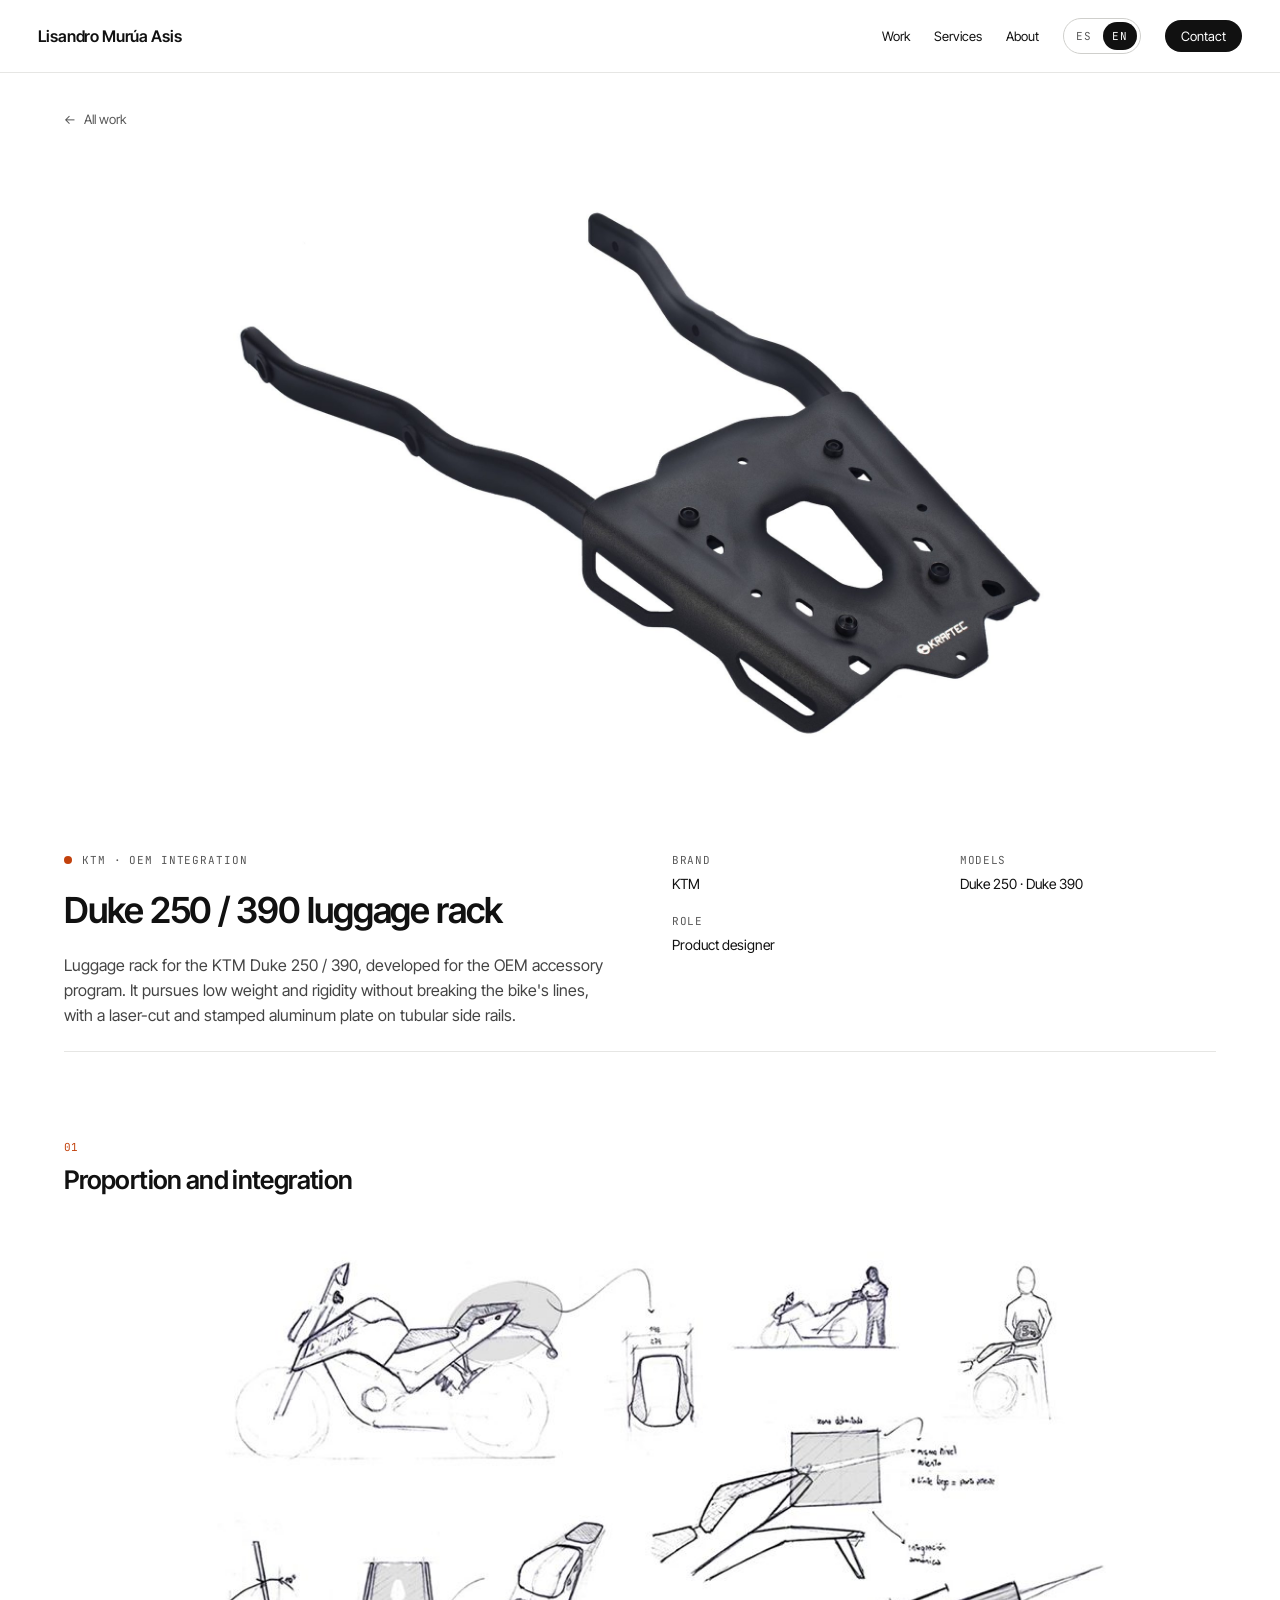
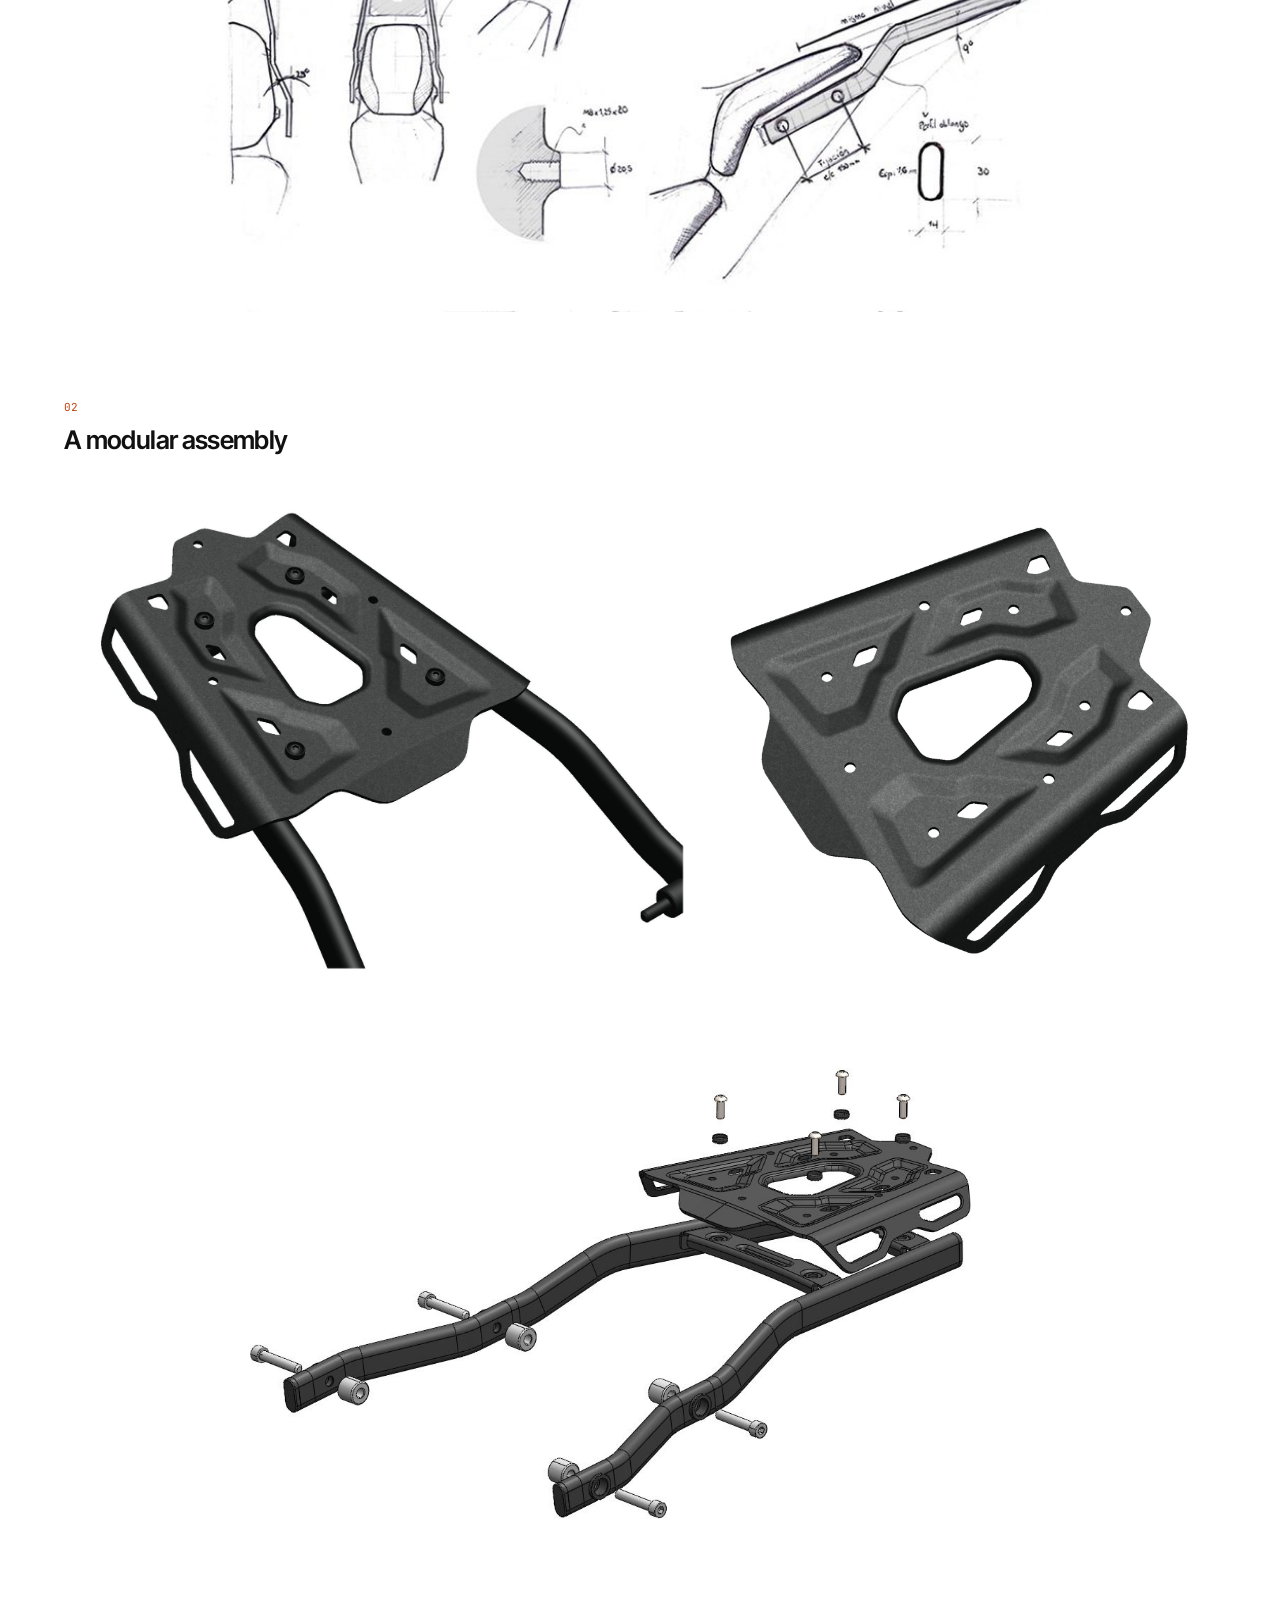
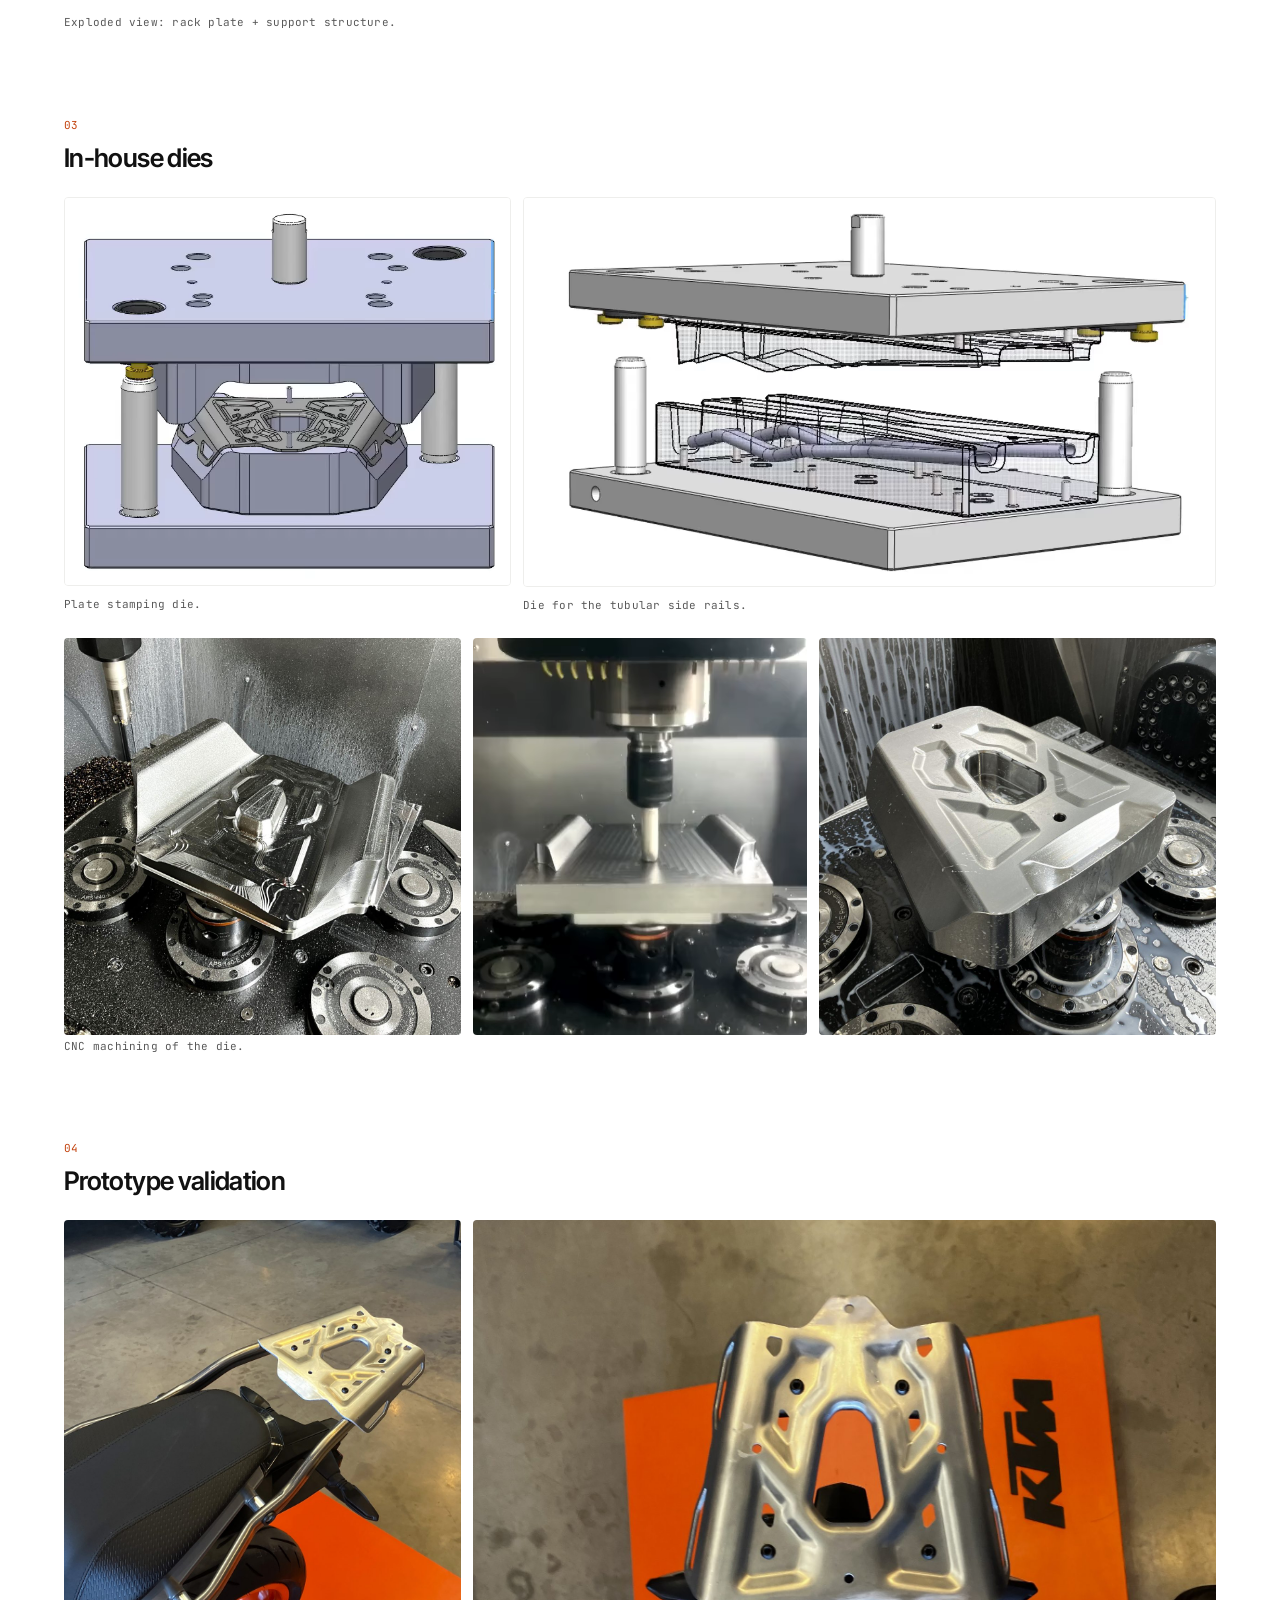
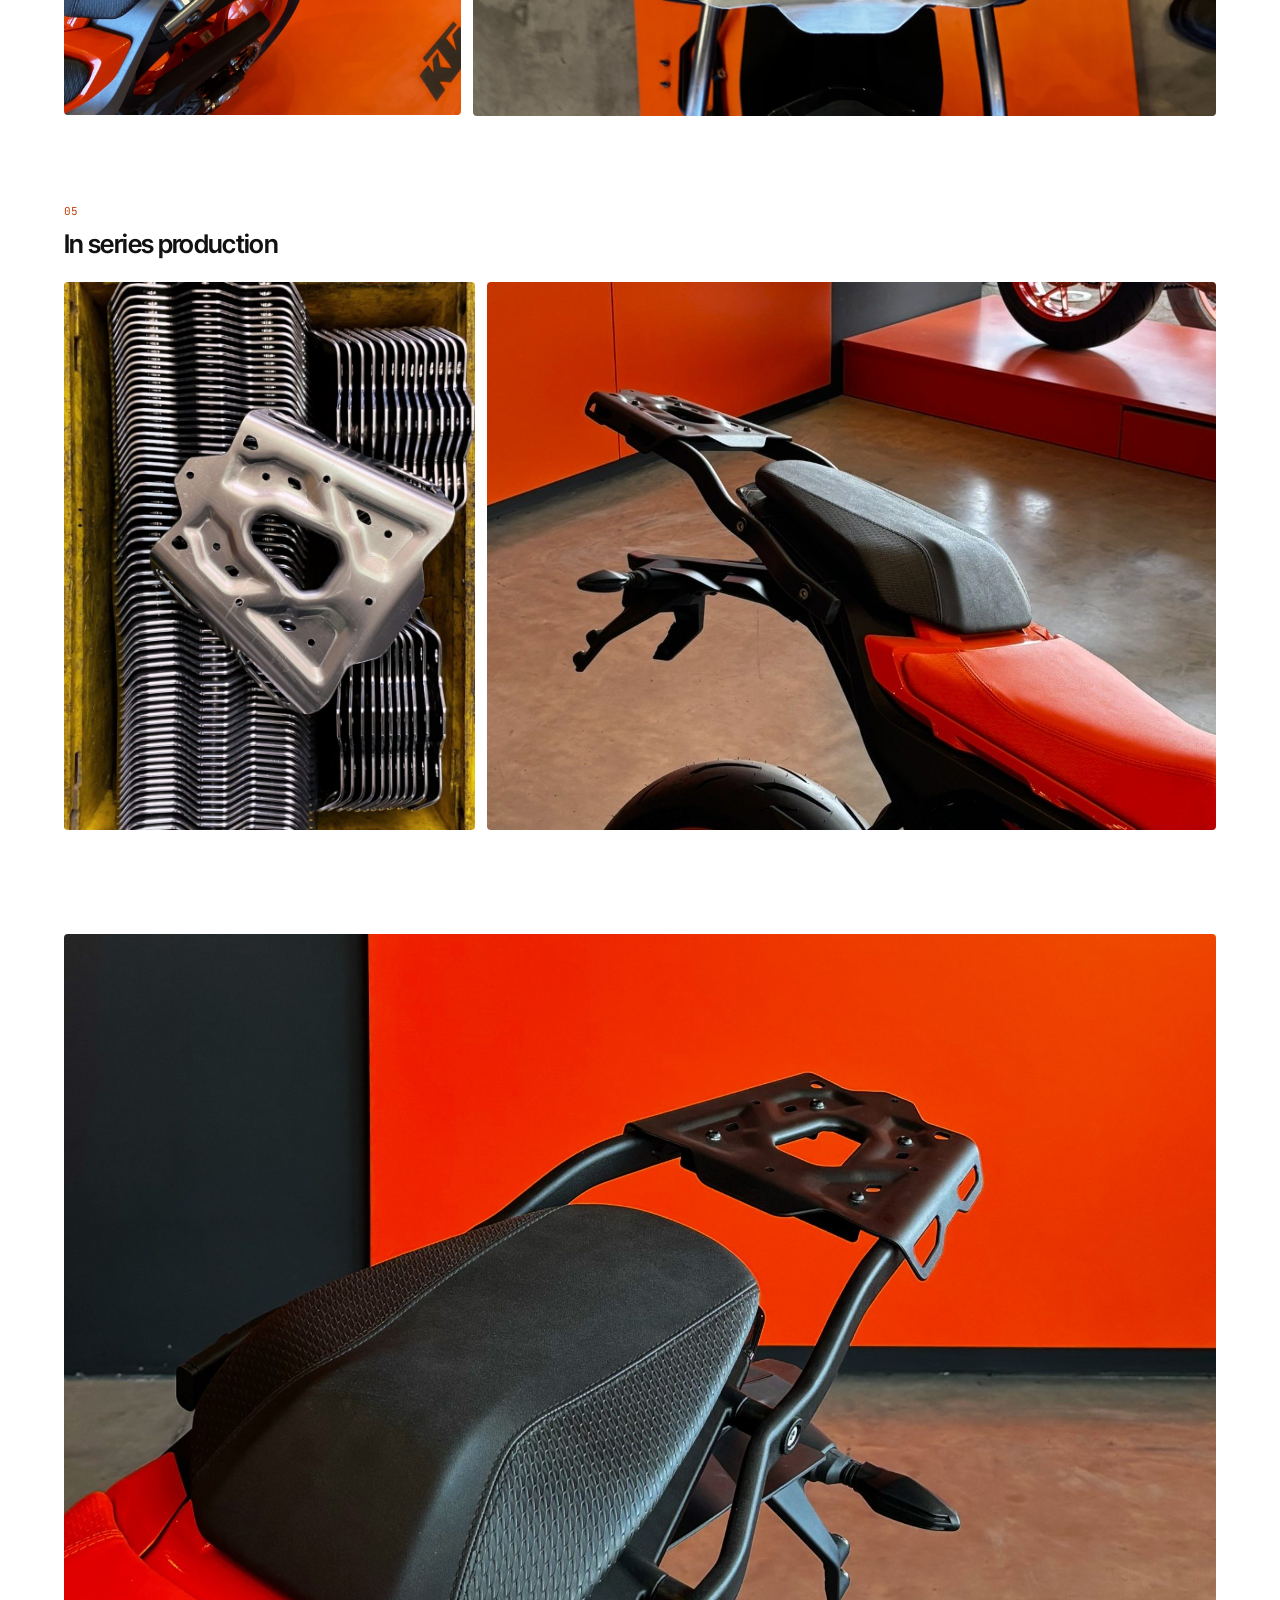
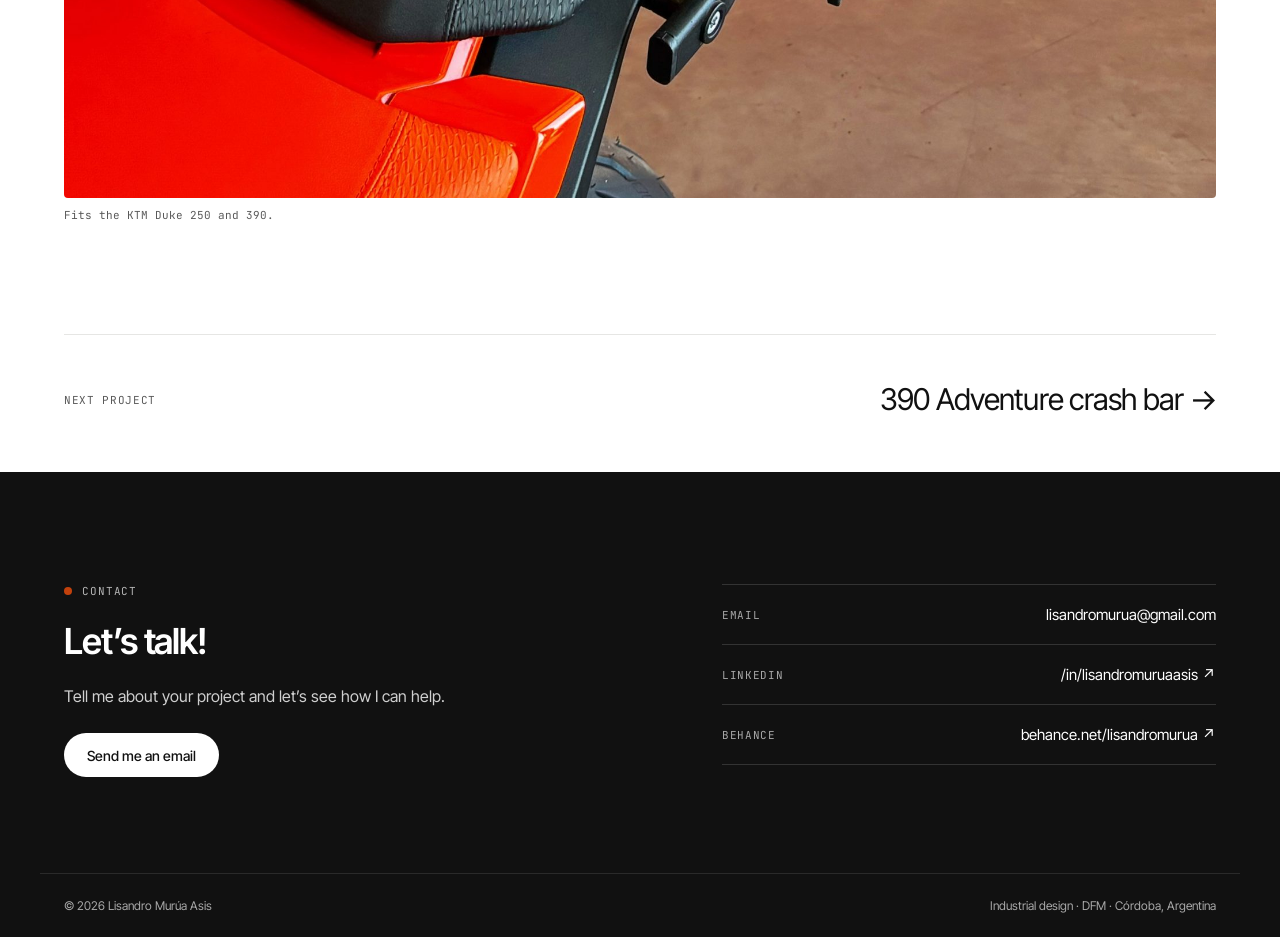
<file: proyectos/portaequipaje.html>
<!doctype html>
<html lang="es" data-lang="es">
<head>
<meta charset="utf-8">
<meta name="viewport" content="width=device-width, initial-scale=1">
<script>(function(){var l;try{l=localStorage.getItem('lang')}catch(e){}if(l!=='es'&&l!=='en'){l=/^es/i.test(navigator.language||'es')?'es':'en'}document.documentElement.setAttribute('data-lang',l);document.documentElement.setAttribute('lang',l)})();</script>
<title>Portaequipaje KTM Duke 250 / 390 — Lisandro Murúa Asis</title>
<meta name="description" content="Portaequipaje para KTM Duke 250 / 390: placa de aluminio cortada por láser y estampada, laterales tubulares, matrices propias y producción en serie.">
<meta property="og:title" content="Luggage rack — KTM Duke 250 / 390 · Lisandro Murúa Asis">
<meta property="og:description" content="Laser-cut and stamped aluminum plate, tubular side rails, in-house dies and series production.">
<meta property="og:type" content="article">
<meta property="og:image" content="https://lisandromurua.vercel.app/assets/img/portaequipaje/final-2.jpg">
<link rel="icon" href="../assets/favicon.svg" type="image/svg+xml">
<link rel="preconnect" href="https://fonts.googleapis.com">
<link rel="preconnect" href="https://fonts.gstatic.com" crossorigin>
<link rel="stylesheet" href="https://fonts.googleapis.com/css2?family=Inter+Tight:wght@400;500;600&amp;family=JetBrains+Mono:wght@400;500&amp;display=swap">
<link rel="stylesheet" href="../assets/css/styles.css">
<script defer src="../assets/js/main.js"></script>
<script data-goatcounter="https://lisandromuruaweb.goatcounter.com/count" async src="//gc.zgo.at/count.js"></script>
</head>
<body
  data-title-es="Portaequipaje KTM Duke 250 / 390 — Lisandro Murúa Asis"
  data-title-en="Luggage rack KTM Duke 250 / 390 — Lisandro Murúa Asis"
  data-desc-es="Portaequipaje para KTM Duke 250 / 390: placa de aluminio cortada por láser y estampada, laterales tubulares, matrices propias y producción en serie."
  data-desc-en="Luggage rack for the KTM Duke 250 / 390: laser-cut and stamped aluminum plate, tubular side rails, in-house dies and series production.">

<header class="site-header">
  <nav class="nav wrap">
    <a class="brand" href="../index.html">Lisandro Murúa Asis</a>
    <div class="nav-links">
      <a href="../index.html#proyectos"><span data-l="es">Proyectos</span><span data-l="en">Work</span></a>
      <a href="../index.html#servicios"><span data-l="es">Servicios</span><span data-l="en">Services</span></a>
      <a href="../sobre-mi.html"><span data-l="es">Sobre mí</span><span data-l="en">About</span></a>
      <div class="lang" role="group" aria-label="Idioma / Language">
        <button type="button" data-set-lang="es" aria-pressed="true">ES</button>
        <button type="button" data-set-lang="en" aria-pressed="false">EN</button>
      </div>
      <a class="nav-cta" href="#contacto"><span data-l="es">Contacto</span><span data-l="en">Contact</span></a>
    </div>
  </nav>
</header>

<main class="wrap">
  <div style="padding-top: 24px">
    <a class="back" href="../index.html#proyectos">← <span data-l="es">Todos los proyectos</span><span data-l="en">All work</span></a>
  </div>

  <figure class="cs-hero">
    <img src="../assets/img/portaequipaje/principal.jpg" alt="Render del portaequipaje: placa negra estampada sobre dos laterales tubulares" width="2400" height="1350">
  </figure>

  <section class="cs-intro">
    <div class="cs-intro__text">
      <p class="eyebrow"><span class="dot"></span><span data-l="es">KTM · Integración OEM</span><span data-l="en">KTM · OEM integration</span></p>
      <h1 class="h1 h1--page"><span data-l="es">Portaequipaje Duke 250 / 390</span><span data-l="en">Duke 250 / 390 luggage rack</span></h1>
      <p class="lead" data-l="es">Portaequipaje para la KTM Duke 250 / 390, desarrollado para el programa de accesorios OEM. Busca liviandad y rigidez sin romper la línea de la moto, con una placa de aluminio cortada por láser y estampada sobre laterales tubulares.</p>
      <p class="lead" data-l="en">Luggage rack for the KTM Duke 250 / 390, developed for the OEM accessory program. It pursues low weight and rigidity without breaking the bike's lines, with a laser-cut and stamped aluminum plate on tubular side rails.</p>
    </div>
    <dl class="meta">
      <div><dt class="label"><span data-l="es">Marca</span><span data-l="en">Brand</span></dt><dd>KTM</dd></div>
      <div><dt class="label"><span data-l="es">Modelos</span><span data-l="en">Models</span></dt><dd>Duke 250 · Duke 390</dd></div>
      <div><dt class="label"><span data-l="es">Rol</span><span data-l="en">Role</span></dt><dd><span data-l="es">Diseñador de producto</span><span data-l="en">Product designer</span></dd></div>
    </dl>
  </section>

  <!-- 01 Concepto -->
  <section class="cs-block">
    <div class="cs-block__head">
      <div class="cs-block__title">
        <span class="num">01</span>
        <h2 class="h2"><span data-l="es">Proporción e integración</span><span data-l="en">Proportion and integration</span></h2>
      </div>
    </div>
    <figure class="tile tile--white tile--narrow">
      <img src="../assets/img/portaequipaje/bocetos.jpg" alt="Bocetos de proporción, montaje y detalles del portaequipaje" width="934" height="674" loading="lazy">
    </figure>
  </section>

  <!-- 02 Diseño -->
  <section class="cs-block">
    <div class="cs-block__head">
      <div class="cs-block__title">
        <span class="num">02</span>
        <h2 class="h2"><span data-l="es">Un conjunto modular</span><span data-l="en">A modular assembly</span></h2>
      </div>
    </div>
    <div class="g" style="grid-template-columns: 1.255fr 1.01fr">
      <figure class="tile tile--white"><img src="../assets/img/portaequipaje/render-placa.jpg" alt="Render de la placa estampada con los laterales" width="1600" height="1275" loading="lazy"></figure>
      <figure class="tile tile--white"><img src="../assets/img/portaequipaje/render-placa-detalle.jpg" alt="Detalle de la placa estampada con sus nervaduras" width="1600" height="1584" loading="lazy"></figure>
    </div>
    <figure class="tile tile--white">
      <img src="../assets/img/portaequipaje/despiece.jpg" alt="Despiece del portaequipaje con placa, laterales y fijaciones" width="1636" height="849" loading="lazy">
      <figcaption><span data-l="es">Despiece: plato portaequipaje + estructura soporte.</span><span data-l="en">Exploded view: rack plate + support structure.</span></figcaption>
    </figure>
  </section>

  <!-- 03 Herramental -->
  <section class="cs-block">
    <div class="cs-block__head">
      <div class="cs-block__title">
        <span class="num">03</span>
        <h2 class="h2"><span data-l="es">Matrices propias</span><span data-l="en">In-house dies</span></h2>
      </div>
    </div>
    <div class="g" style="grid-template-columns: 1.148fr 1.778fr">
      <figure class="tile tile--white tile--frame">
        <video data-loop muted loop playsinline preload="none" poster="../assets/img/portaequipaje/matriz-placa-poster.jpg" width="712" height="620" aria-label="Animación de la matriz de estampado de la placa cerrándose">
          <source src="../assets/img/portaequipaje/matriz-placa.webm" type="video/webm">
          <source src="../assets/img/portaequipaje/matriz-placa.mp4" type="video/mp4">
        </video>
        <figcaption><span data-l="es">Matriz de estampado de la placa.</span><span data-l="en">Plate stamping die.</span></figcaption>
      </figure>
      <figure class="tile tile--white tile--frame">
        <video data-loop muted loop playsinline preload="none" poster="../assets/img/portaequipaje/matriz-tubos-poster.jpg" width="1280" height="720" aria-label="Animación de la matriz de los laterales tubulares">
          <source src="../assets/img/portaequipaje/matriz-tubos.webm" type="video/webm">
          <source src="../assets/img/portaequipaje/matriz-tubos.mp4" type="video/mp4">
        </video>
        <figcaption><span data-l="es">Matriz de los laterales tubulares.</span><span data-l="en">Die for the tubular side rails.</span></figcaption>
      </figure>
    </div>
    <div class="g" style="grid-template-columns: 1fr 0.84fr 1fr">
      <figure class="tile"><img src="../assets/img/portaequipaje/matriz-cnc-1.jpg" alt="Matriz de estampado durante el mecanizado CNC" width="1200" height="1200" loading="lazy"></figure>
      <figure class="tile">
        <video data-loop muted loop playsinline preload="none" poster="../assets/img/portaequipaje/mecanizado-poster.jpg" width="608" height="724" aria-label="Video del mecanizado CNC de la matriz">
          <source src="../assets/img/portaequipaje/mecanizado.webm" type="video/webm">
          <source src="../assets/img/portaequipaje/mecanizado.mp4" type="video/mp4">
        </video>
      </figure>
      <figure class="tile"><img src="../assets/img/portaequipaje/matriz-cnc-2.jpg" alt="Matriz terminada en el centro de mecanizado" width="1200" height="1200" loading="lazy"></figure>
    </div>
    <p class="tile" style="margin: -20px 0 0"><span class="label" style="text-transform: none; letter-spacing: 0.02em"><span data-l="es">Mecanizado CNC de la matriz.</span><span data-l="en">CNC machining of the die.</span></span></p>
  </section>

  <!-- 04 Prototipo -->
  <section class="cs-block">
    <div class="cs-block__head">
      <div class="cs-block__title">
        <span class="num">04</span>
        <h2 class="h2"><span data-l="es">Validación prototipos</span><span data-l="en">Prototype validation</span></h2>
      </div>
    </div>
    <div class="g" style="grid-template-columns: 0.8fr 1.5fr">
      <figure class="tile"><img src="../assets/img/portaequipaje/prototipo-1.jpg" alt="Prototipo en aluminio sin pintar montado en la Duke" width="1120" height="1400" loading="lazy"></figure>
      <figure class="tile"><img src="../assets/img/portaequipaje/prototipo-2.jpg" alt="Prototipo visto desde atrás sobre la moto" width="1600" height="1067" loading="lazy"></figure>
    </div>
  </section>

  <!-- 05 Producción -->
  <section class="cs-block">
    <div class="cs-block__head">
      <div class="cs-block__title">
        <span class="num">05</span>
        <h2 class="h2"><span data-l="es">En serie</span><span data-l="en">In series production</span></h2>
      </div>
    </div>
    <div class="g" style="grid-template-columns: 0.75fr 1.332fr">
      <figure class="tile">
        <img src="../assets/img/portaequipaje/produccion.jpg" alt="Placas estampadas apiladas en producción" width="1050" height="1400" loading="lazy">
      </figure>
      <figure class="tile"><img src="../assets/img/portaequipaje/final-1.jpg" alt="Portaequipaje negro terminado en la Duke" width="1216" height="913" loading="lazy"></figure>
    </div>
  </section>

  <figure class="cs-close">
    <img src="../assets/img/portaequipaje/final-2.jpg" alt="Portaequipaje terminado sobre la KTM Duke frente a una pared naranja" width="2000" height="1500" loading="lazy">
    <figcaption><span data-l="es">Compatible con KTM Duke 250 y 390.</span><span data-l="en">Fits the KTM Duke 250 and 390.</span></figcaption>
  </figure>

  <nav class="next" aria-label="Siguiente proyecto">
    <a href="defensa-390.html">
      <span class="label"><span data-l="es">Siguiente proyecto</span><span data-l="en">Next project</span></span>
      <span class="h2"><span data-l="es">Defensa 390 Adventure →</span><span data-l="en">390 Adventure crash bar →</span></span>
    </a>
  </nav>
</main>

<footer id="contacto" class="contact">
  <div class="contact__grid wrap">
    <div class="contact__text">
      <p class="eyebrow"><span class="dot"></span><span data-l="es">Contacto</span><span data-l="en">Contact</span></p>
      <h2 class="h1 h1--page"><span data-l="es">¡Hablemos!</span><span data-l="en">Let’s talk!</span></h2>
      <p class="lead" data-l="es">Contame tu proyecto y vemos cómo puedo sumar.</p>
      <p class="lead" data-l="en">Tell me about your project and let’s see how I can help.</p>
      <div class="btns">
        <a class="btn btn--light" href="mailto:lisandromurua@gmail.com"><span data-l="es">Escribime un mail</span><span data-l="en">Send me an email</span></a>
      </div>
    </div>
    <ul class="contact__list">
      <li><a href="mailto:lisandromurua@gmail.com"><span class="label">Email</span><span>lisandromurua@gmail.com</span></a></li>
      <li><a href="https://www.linkedin.com/in/lisandromuruaasis/" target="_blank" rel="noopener"><span class="label">LinkedIn</span><span>/in/lisandromuruaasis ↗</span></a></li>
      <li><a href="https://www.behance.net/lisandromurua" target="_blank" rel="noopener"><span class="label">Behance</span><span>behance.net/lisandromurua ↗</span></a></li>
    </ul>
  </div>
  <div class="footer wrap">
    <span>© <span id="year">2026</span> Lisandro Murúa Asis<span id="visit-count" hidden> · <strong>0</strong> <span data-l="es">visitas</span><span data-l="en">visits</span></span></span>
    <span><span data-l="es">Diseño industrial · DFM · Córdoba, Argentina</span><span data-l="en">Industrial design · DFM · Córdoba, Argentina</span></span>
  </div>
</footer>

</body>
</html>
</file>
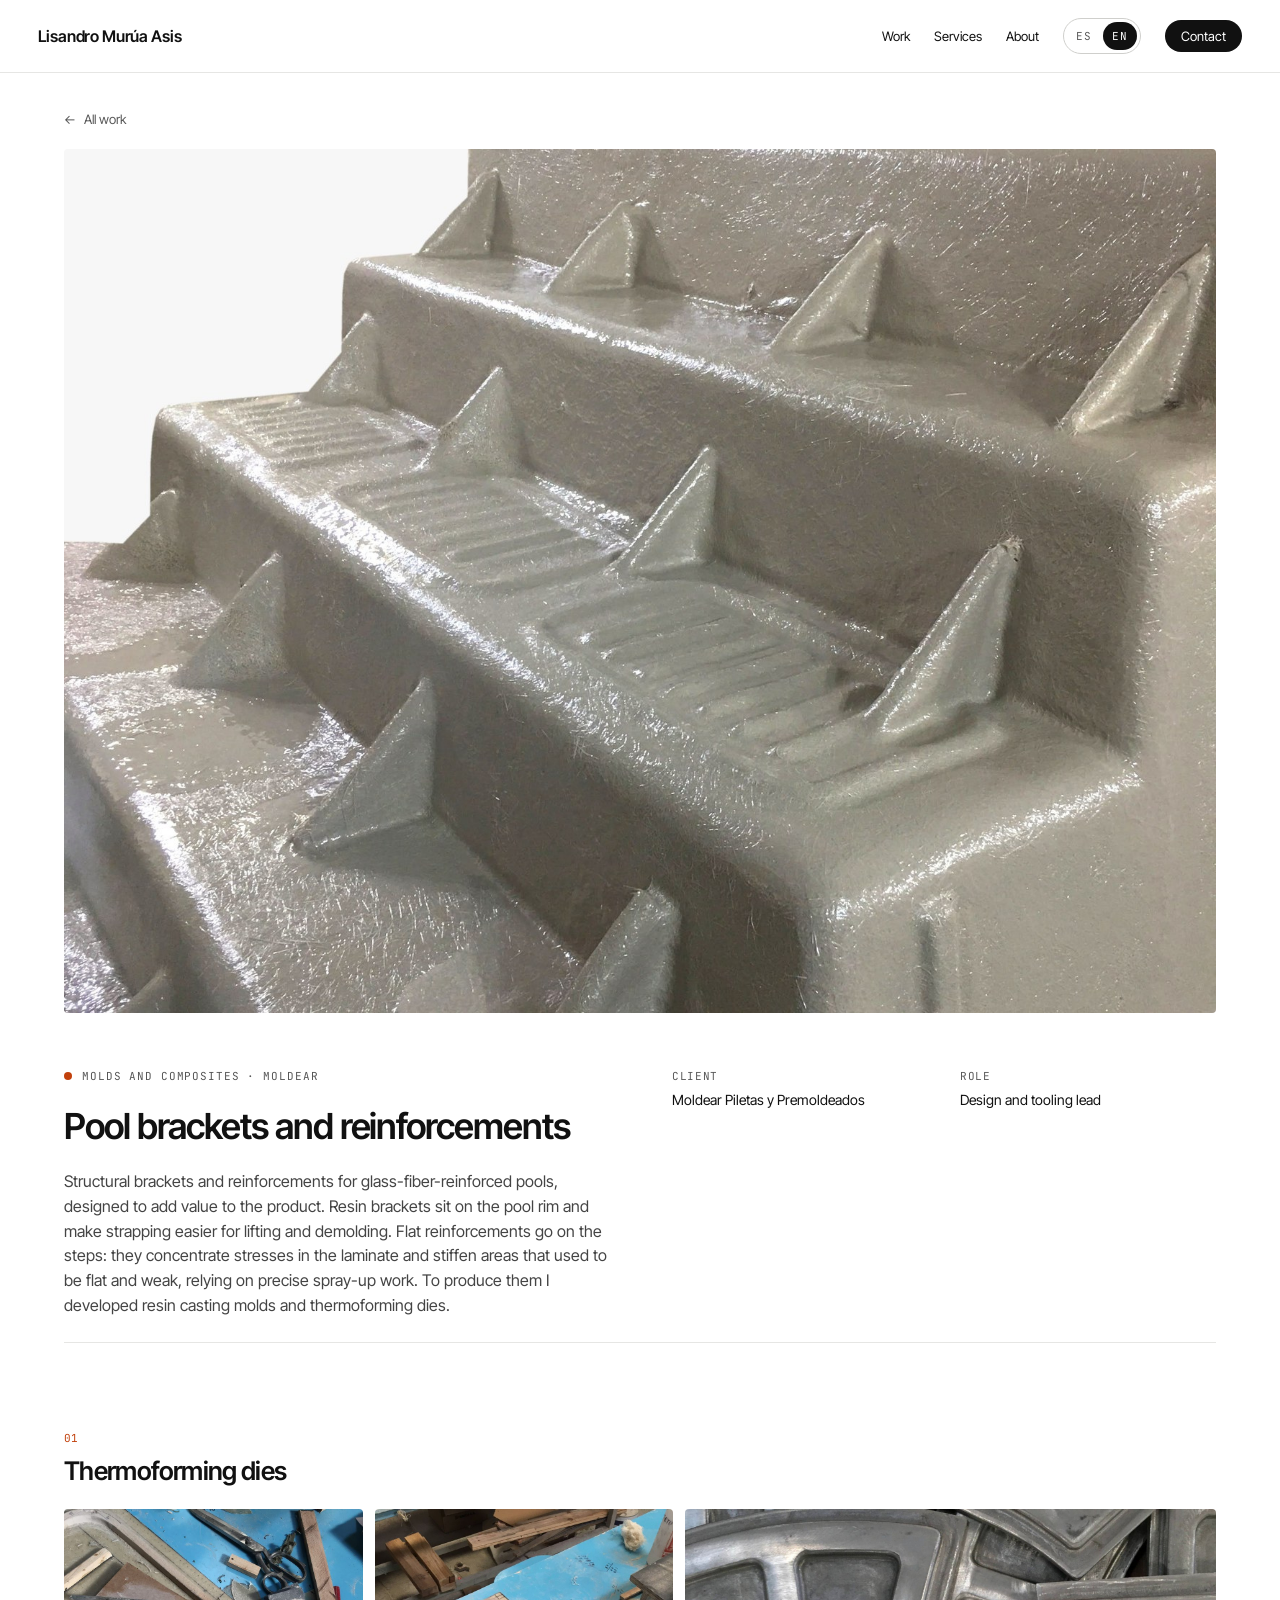
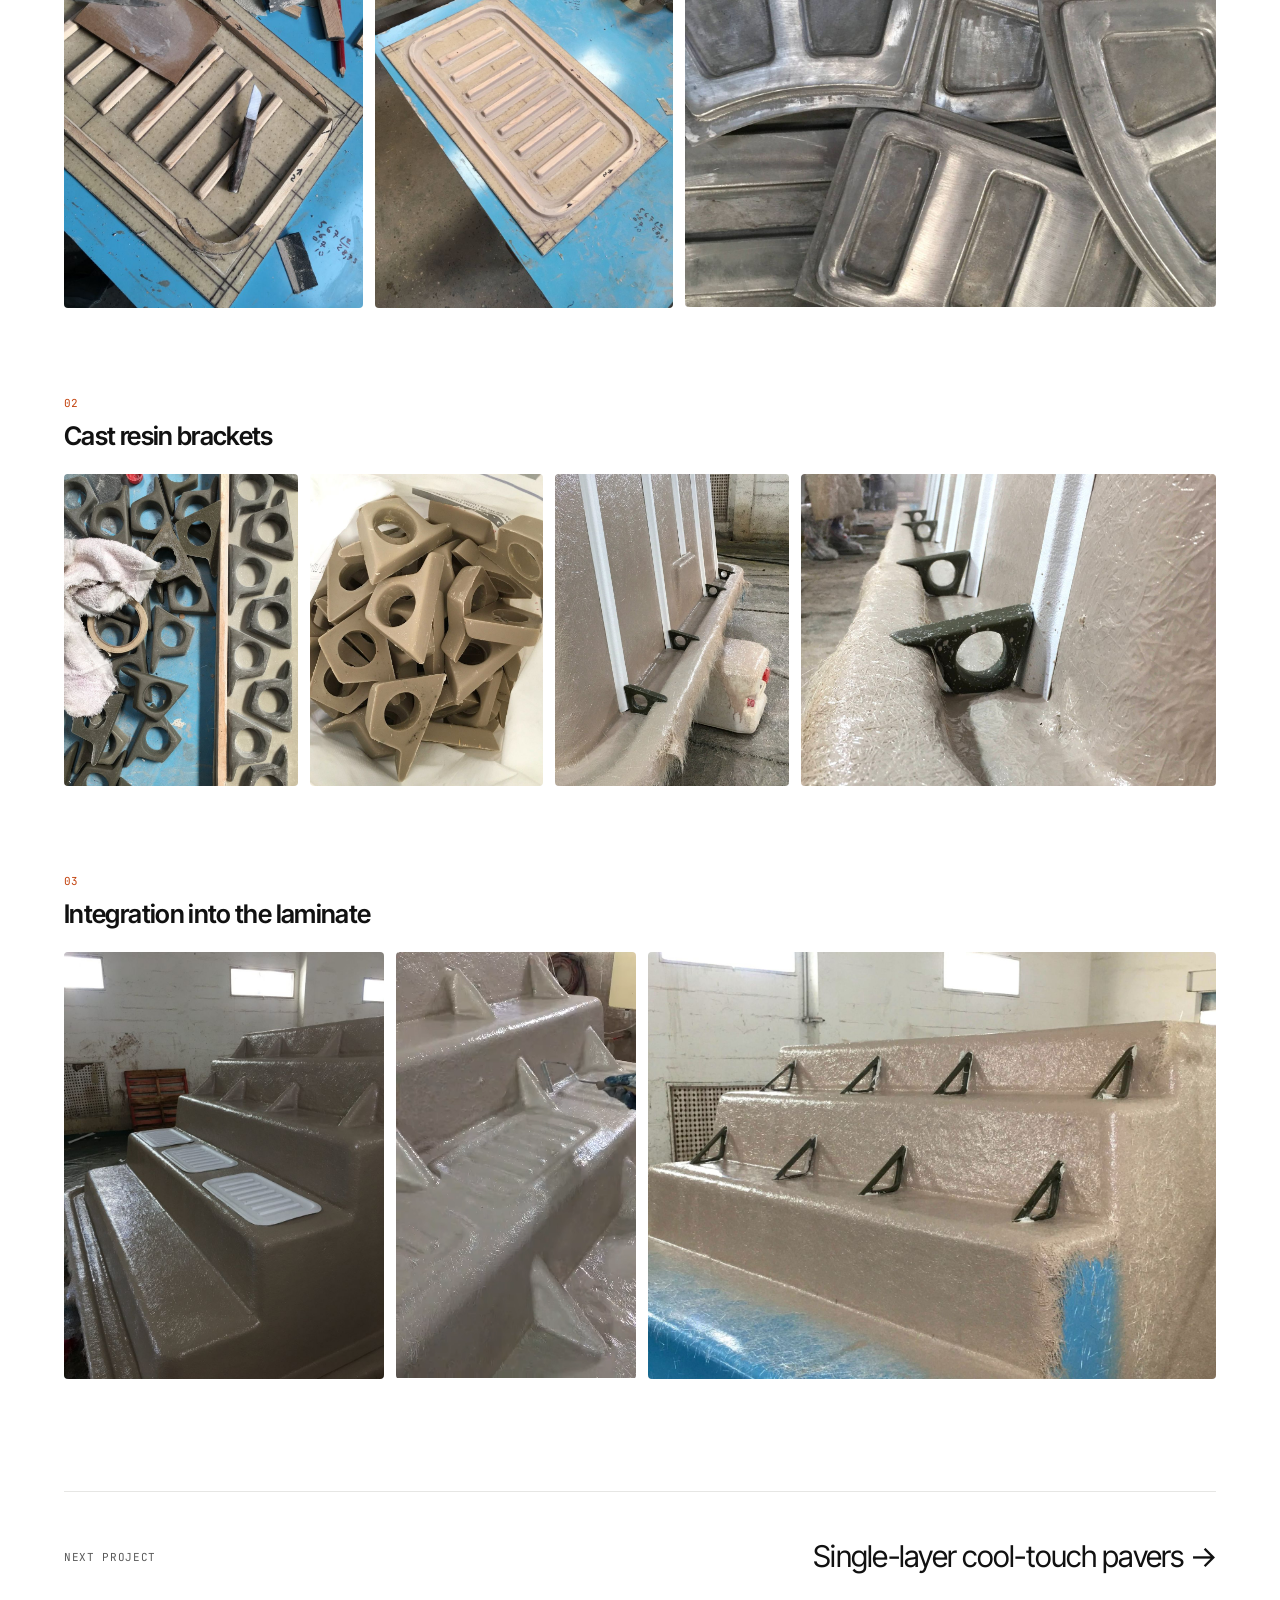
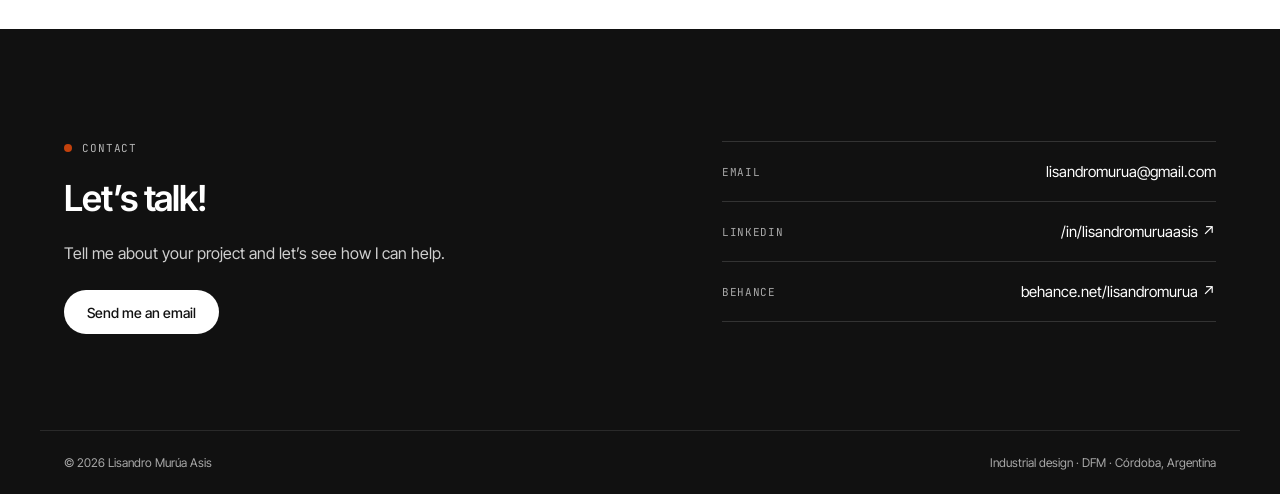
<file: proyectos/refuerzos.html>
<!doctype html>
<html lang="es" data-lang="es">
<head>
<meta charset="utf-8">
<meta name="viewport" content="width=device-width, initial-scale=1">
<script>(function(){var l;try{l=localStorage.getItem('lang')}catch(e){}if(l!=='es'&&l!=='en'){l=/^es/i.test(navigator.language||'es')?'es':'en'}document.documentElement.setAttribute('data-lang',l);document.documentElement.setAttribute('lang',l)})();</script>
<title>Escuadras y refuerzos para piletas — Lisandro Murúa Asis</title>
<meta name="description" content="Escuadras y refuerzos estructurales para las piletas de plástico reforzado con fibra de vidrio, pensados para agregar valor al producto. Las escuadras de resina van en la borda y facilitan el sunchado para el izaje y el desmolde. Los refuerzos planos van en los escalones: concentran tensiones en el laminado y dan firmeza a zonas que antes eran planas y endebles, y que dependían de un manejo preciso de la laminadora. Para producirlos desarrollé moldes para colada de resina y matrices de termoformado.">
<meta property="og:title" content="Pool brackets and reinforcements · Lisandro Murúa Asis">
<meta property="og:description" content="Structural brackets and reinforcements for glass-fiber-reinforced pools, designed to add value to the product. Resin brackets sit on the pool rim and make strapping easier for lifting and demolding. Flat reinforcements go on the steps: they concentrate stresses in the laminate and stiffen areas that used to be flat and weak, relying on precise spray-up work. To produce them I developed resin casting molds and thermoforming dies.">
<meta property="og:type" content="article">
<meta property="og:image" content="https://lisandromurua.vercel.app/assets/img/refuerzos/principal.jpg">
<link rel="icon" href="../assets/favicon.svg" type="image/svg+xml">
<link rel="preconnect" href="https://fonts.googleapis.com">
<link rel="preconnect" href="https://fonts.gstatic.com" crossorigin>
<link rel="stylesheet" href="https://fonts.googleapis.com/css2?family=Inter+Tight:wght@400;500;600&amp;family=JetBrains+Mono:wght@400;500&amp;display=swap">
<link rel="stylesheet" href="../assets/css/styles.css">
<script defer src="../assets/js/main.js"></script>
<script data-goatcounter="https://lisandromuruaweb.goatcounter.com/count" async src="//gc.zgo.at/count.js"></script>
</head>
<body
  data-title-es="Escuadras y refuerzos para piletas — Lisandro Murúa Asis"
  data-title-en="Pool brackets and reinforcements — Lisandro Murúa Asis"
  data-desc-es="Escuadras y refuerzos estructurales para las piletas de plástico reforzado con fibra de vidrio, pensados para agregar valor al producto. Las escuadras de resina van en la borda y facilitan el sunchado para el izaje y el desmolde. Los refuerzos planos van en los escalones: concentran tensiones en el laminado y dan firmeza a zonas que antes eran planas y endebles, y que dependían de un manejo preciso de la laminadora. Para producirlos desarrollé moldes para colada de resina y matrices de termoformado."
  data-desc-en="Structural brackets and reinforcements for glass-fiber-reinforced pools, designed to add value to the product. Resin brackets sit on the pool rim and make strapping easier for lifting and demolding. Flat reinforcements go on the steps: they concentrate stresses in the laminate and stiffen areas that used to be flat and weak, relying on precise spray-up work. To produce them I developed resin casting molds and thermoforming dies.">

<header class="site-header">
  <nav class="nav wrap">
    <a class="brand" href="../index.html">Lisandro Murúa Asis</a>
    <div class="nav-links">
      <a href="../index.html#proyectos"><span data-l="es">Proyectos</span><span data-l="en">Work</span></a>
      <a href="../index.html#servicios"><span data-l="es">Servicios</span><span data-l="en">Services</span></a>
      <a href="../sobre-mi.html"><span data-l="es">Sobre mí</span><span data-l="en">About</span></a>
      <div class="lang" role="group" aria-label="Idioma / Language">
        <button type="button" data-set-lang="es" aria-pressed="true">ES</button>
        <button type="button" data-set-lang="en" aria-pressed="false">EN</button>
      </div>
      <a class="nav-cta" href="#contacto"><span data-l="es">Contacto</span><span data-l="en">Contact</span></a>
    </div>
  </nav>
</header>

<main class="wrap">
  <div style="padding-top: 24px">
    <a class="back" href="../index.html#proyectos">← <span data-l="es">Todos los proyectos</span><span data-l="en">All work</span></a>
  </div>

  <figure class="cs-hero">
    <img src="../assets/img/refuerzos/principal.jpg" alt="Escalera de una pileta laminada con escuadras y refuerzos de escalón integrados" width="1600" height="1200" style="border-radius: 4px">
  </figure>

  <section class="cs-intro">
    <div class="cs-intro__text">
      <p class="eyebrow"><span class="dot"></span><span data-l="es">Moldes y composites · Moldear</span><span data-l="en">Molds and composites · Moldear</span></p>
      <h1 class="h1 h1--page"><span data-l="es">Escuadras y refuerzos para piletas</span><span data-l="en">Pool brackets and reinforcements</span></h1>
      <p class="lead" data-l="es">Escuadras y refuerzos estructurales para las piletas de plástico reforzado con fibra de vidrio, pensados para agregar valor al producto. Las escuadras de resina van en la borda y facilitan el sunchado para el izaje y el desmolde. Los refuerzos planos van en los escalones: concentran tensiones en el laminado y dan firmeza a zonas que antes eran planas y endebles, y que dependían de un manejo preciso de la laminadora. Para producirlos desarrollé moldes para colada de resina y matrices de termoformado.</p>
      <p class="lead" data-l="en">Structural brackets and reinforcements for glass-fiber-reinforced pools, designed to add value to the product. Resin brackets sit on the pool rim and make strapping easier for lifting and demolding. Flat reinforcements go on the steps: they concentrate stresses in the laminate and stiffen areas that used to be flat and weak, relying on precise spray-up work. To produce them I developed resin casting molds and thermoforming dies.</p>
    </div>
    <dl class="meta">
      <div><dt class="label"><span data-l="es">Cliente</span><span data-l="en">Client</span></dt><dd>Moldear Piletas y Premoldeados</dd></div>
      <div><dt class="label"><span data-l="es">Rol</span><span data-l="en">Role</span></dt><dd><span data-l="es">Responsable de diseño y matricería</span><span data-l="en">Design and tooling lead</span></dd></div>
    </dl>
  </section>

  <section class="cs-block">
    <div class="cs-block__head">
      <div class="cs-block__title">
        <span class="num">01</span>
        <h2 class="h2"><span data-l="es">Matrices de termoformado</span><span data-l="en">Thermoforming dies</span></h2>
      </div>
    </div>
    <div class="g" style="grid-template-columns: 0.750fr 0.750fr 1.333fr">
      <figure class="tile"><img src="../assets/img/refuerzos/matriz-1.jpg" alt="Matriz de termoformado en construcción, con listones de madera sobre la base" width="900" height="1200" loading="lazy"></figure>
      <figure class="tile"><img src="../assets/img/refuerzos/matriz-2.jpg" alt="Matriz de termoformado terminada, con los nervios del refuerzo" width="900" height="1200" loading="lazy"></figure>
      <figure class="tile"><img src="../assets/img/refuerzos/termoformados.jpg" alt="Refuerzos de escalón termoformados" width="1600" height="1200" loading="lazy"></figure>
    </div>
  </section>

  <section class="cs-block">
    <div class="cs-block__head">
      <div class="cs-block__title">
        <span class="num">02</span>
        <h2 class="h2"><span data-l="es">Escuadras de resina colada</span><span data-l="en">Cast resin brackets</span></h2>
      </div>
    </div>
    <div class="g" style="grid-template-columns: 0.750fr 0.750fr 0.750fr 1.333fr">
      <figure class="tile"><img src="../assets/img/refuerzos/escuadras-1.jpg" alt="Escuadras de resina recién desmoldadas sobre la mesa" width="900" height="1200" loading="lazy"></figure>
      <figure class="tile"><img src="../assets/img/refuerzos/escuadras-2.jpg" alt="Bolsa con escuadras de resina colada" width="900" height="1200" loading="lazy"></figure>
      <figure class="tile"><img src="../assets/img/refuerzos/escuadras-3.jpg" alt="Hilera de escuadras laminadas a lo largo de la borda de la pileta" width="900" height="1200" loading="lazy"></figure>
      <figure class="tile"><img src="../assets/img/refuerzos/escuadras-borda.jpg" alt="Escuadras de resina laminadas en la borda de la pileta" width="1600" height="1200" loading="lazy"></figure>
    </div>
  </section>

  <section class="cs-block">
    <div class="cs-block__head">
      <div class="cs-block__title">
        <span class="num">03</span>
        <h2 class="h2"><span data-l="es">Integración en el laminado</span><span data-l="en">Integration into the laminate</span></h2>
      </div>
    </div>
    <div class="g" style="grid-template-columns: 0.750fr 0.5625fr 1.333fr">
      <figure class="tile"><img src="../assets/img/refuerzos/escalera-1.jpg" alt="Refuerzos termoformados colocados en los escalones antes de laminar" width="900" height="1200" loading="lazy"></figure>
      <figure class="tile">
        <video data-loop muted loop playsinline preload="none" poster="../assets/img/refuerzos/laminado-poster.jpg" width="540" height="960" aria-label="Laminado de la escalera con rodillo sobre los refuerzos">
          <source src="../assets/img/refuerzos/laminado.webm" type="video/webm">
          <source src="../assets/img/refuerzos/laminado.mp4" type="video/mp4">
        </video>
      </figure>
      <figure class="tile"><img src="../assets/img/refuerzos/escalera-2.jpg" alt="Escuadras colocadas en los escalones antes de laminar" width="1600" height="1200" loading="lazy"></figure>
    </div>
  </section>

  <nav class="next" aria-label="Siguiente proyecto">
    <a href="losetas.html">
      <span class="label"><span data-l="es">Siguiente proyecto</span><span data-l="en">Next project</span></span>
      <span class="h2"><span data-l="es">Losetas atérmicas monocapa →</span><span data-l="en">Single-layer cool-touch pavers →</span></span>
    </a>
  </nav>
</main>

<footer id="contacto" class="contact">
  <div class="contact__grid wrap">
    <div class="contact__text">
      <p class="eyebrow"><span class="dot"></span><span data-l="es">Contacto</span><span data-l="en">Contact</span></p>
      <h2 class="h1 h1--page"><span data-l="es">¡Hablemos!</span><span data-l="en">Let’s talk!</span></h2>
      <p class="lead" data-l="es">Contame tu proyecto y vemos cómo puedo sumar.</p>
      <p class="lead" data-l="en">Tell me about your project and let’s see how I can help.</p>
      <div class="btns">
        <a class="btn btn--light" href="mailto:lisandromurua@gmail.com"><span data-l="es">Escribime un mail</span><span data-l="en">Send me an email</span></a>
      </div>
    </div>
    <ul class="contact__list">
      <li><a href="mailto:lisandromurua@gmail.com"><span class="label">Email</span><span>lisandromurua@gmail.com</span></a></li>
      <li><a href="https://www.linkedin.com/in/lisandromuruaasis/" target="_blank" rel="noopener"><span class="label">LinkedIn</span><span>/in/lisandromuruaasis ↗</span></a></li>
      <li><a href="https://www.behance.net/lisandromurua" target="_blank" rel="noopener"><span class="label">Behance</span><span>behance.net/lisandromurua ↗</span></a></li>
    </ul>
  </div>
  <div class="footer wrap">
    <span>© <span id="year">2026</span> Lisandro Murúa Asis<span id="visit-count" hidden> · <strong>0</strong> <span data-l="es">visitas</span><span data-l="en">visits</span></span></span>
    <span><span data-l="es">Diseño industrial · DFM · Córdoba, Argentina</span><span data-l="en">Industrial design · DFM · Córdoba, Argentina</span></span>
  </div>
</footer>

</body>
</html>
</file>
<file: assets/css/styles.css>
/* ---------- Base ---------- */
:root {
  --ink: #111111;
  --ink-2: #444444;
  --ink-3: #333333;
  --muted: #595959;
  --line: #E6E6E4;
  --line-soft: #EEEEEC;
  --soft: #FAFAF9;
  --card: #F7F7F7;
  --accent: #C2410C;
  --sans: 'Inter Tight', system-ui, -apple-system, sans-serif;
  --mono: 'JetBrains Mono', ui-monospace, monospace;
  --radius: 6px;
}

*, *::before, *::after { box-sizing: border-box; }
html { scroll-behavior: smooth; }
body { margin: 0; background: #FFFFFF; color: var(--ink); font-family: var(--sans); -webkit-font-smoothing: antialiased; }
img { max-width: 100%; height: auto; display: block; }
a { color: var(--ink); }
a:hover { color: #555555; }
[hidden] { display: none !important; }
section[id], footer[id] { scroll-margin-top: 72px; }

/* Idiomas: cada texto existe en ES y EN; se muestra el del idioma activo */
html[data-lang="es"] [data-l="en"],
html[data-lang="en"] [data-l="es"] { display: none !important; }

.wrap { max-width: 1200px; margin: 0 auto; padding-left: 24px; padding-right: 24px; }

.eyebrow {
  font-family: var(--mono); font-size: 11px; letter-spacing: 0.08em; text-transform: uppercase;
  color: #555555; display: flex; align-items: center; gap: 10px; margin: 0;
}
h2.eyebrow { font-weight: 400; }
#proyectos .section-head { align-items: baseline; }
.dot { width: 8px; height: 8px; border-radius: 50%; background: var(--accent); display: inline-block; flex: none; }
.label { font-family: var(--mono); font-size: 11px; letter-spacing: 0.06em; text-transform: uppercase; color: var(--muted); }
.num { font-family: var(--mono); font-size: 11px; color: var(--accent); }

h1, h2, h3 { margin: 0; font-weight: 600; }
.h1 { font-size: clamp(32px, 3.6vw, 48px); line-height: 1.06; letter-spacing: -0.03em; }
.h1--page { font-size: clamp(28px, 2.8vw, 36px); }
.h2 { font-size: clamp(24px, 2.4vw, 32px); line-height: 1.12; letter-spacing: -0.025em; }
.h3 { font-size: 17px; letter-spacing: -0.01em; }
.lead { margin: 0; font-size: 16px; line-height: 1.55; color: var(--ink-2); max-width: 560px; }
.body { margin: 0; font-size: 15px; line-height: 1.6; color: var(--ink-3); }

/* ---------- Botones ---------- */
.btns { display: flex; flex-wrap: wrap; gap: 12px; }
.btn {
  display: inline-flex; align-items: center; justify-content: center; min-height: 44px;
  text-decoration: none; padding: 0 22px; border-radius: 999px; font-size: 14px; font-weight: 500;
  border: 1px solid transparent; transition: background .15s, color .15s, border-color .15s;
}
.btn--dark { background: var(--ink); color: #FFFFFF; }
.btn--dark:hover { background: #333333; color: #FFFFFF; }
.btn--ghost { border-color: #CFCFCC; color: var(--ink); }
.btn--ghost:hover { border-color: var(--ink); color: var(--ink); }
.btn--light { background: #FFFFFF; color: var(--ink); }
.btn--light:hover { background: #E9E9E7; color: var(--ink); }
.btn--outline-dark { border-color: #5A5A5A; color: #FFFFFF; }
.btn--outline-dark:hover { border-color: #FFFFFF; color: #FFFFFF; }

/* ---------- Encabezado ---------- */
.site-header { position: sticky; top: 0; z-index: 10; background: rgba(255,255,255,0.94); backdrop-filter: saturate(1.4) blur(8px); border-bottom: 1px solid var(--line); }
.nav { display: flex; flex-wrap: wrap; align-items: center; justify-content: space-between; gap: 8px 32px; padding-top: 16px; padding-bottom: 16px; }
.site-header .wrap { max-width: none; padding-left: clamp(16px, 3vw, 56px); padding-right: clamp(16px, 3vw, 56px); }
.brand { font-weight: 600; font-size: 16px; letter-spacing: -0.01em; text-decoration: none; }
.nav-links { display: flex; flex-wrap: wrap; align-items: center; gap: 0 24px; font-size: 13px; }
.nav-links a { text-decoration: none; padding: 12px 0; }
.nav-links .nav-cta { padding: 8px 16px; background: var(--ink); color: #FFFFFF; border-radius: 999px; }
.nav-links .nav-cta:hover { background: #333333; color: #FFFFFF; }

.lang { display: inline-flex; border: 1px solid #CFCFCC; border-radius: 999px; padding: 3px; gap: 2px; }
.lang button {
  font-family: var(--mono); font-size: 11px; letter-spacing: 0.06em; min-width: 34px; min-height: 28px;
  border: 0; border-radius: 999px; background: transparent; color: var(--muted); cursor: pointer;
}
.lang button[aria-pressed="true"] { background: var(--ink); color: #FFFFFF; }

/* ---------- Home: hero ---------- */
.hero { display: flex; flex-wrap: wrap; align-items: center; gap: 48px; padding-top: 72px; padding-bottom: 72px; }
.hero__text { flex: 1 1 460px; min-width: 0; display: flex; flex-direction: column; gap: 28px; }
.hero__media { flex: 1 1 460px; min-width: 0; background: var(--card); border-radius: var(--radius); overflow: hidden; aspect-ratio: 1 / 1; max-height: 560px; position: relative; }
.hero__media img { width: 100%; height: 100%; object-fit: cover; object-position: 50% 45%; }
.tag { position: absolute; left: 16px; bottom: 16px; font-family: var(--mono); font-size: 11px; letter-spacing: 0.06em; text-transform: uppercase; background: #FFFFFF; color: var(--ink-3); padding: 8px 12px; border-radius: 4px; }

/* ---------- Secciones ---------- */
.section { padding-top: 112px; padding-bottom: 104px; display: flex; flex-direction: column; gap: 56px; }
.section--soft { background: var(--soft); border-top: 1px solid var(--line); border-bottom: 1px solid var(--line); }
.section--line { border-top: 1px solid var(--line); }
.section-head { display: flex; flex-wrap: wrap; gap: 20px 64px; align-items: flex-end; justify-content: space-between; }
.section-head__title { display: flex; flex-direction: column; gap: 16px; flex: 1 1 420px; }
.section > .section-head__title { flex: none; }
.section-head > p { margin: 0; font-size: 15px; line-height: 1.6; color: var(--ink-2); flex: 1 1 360px; max-width: 460px; }
.link-underline { font-size: 14px; font-weight: 500; text-decoration: none; padding: 12px 0; border-bottom: 1px solid var(--ink); }

/* Servicios */
.services { display: grid; grid-template-columns: repeat(4, minmax(0, 1fr)); gap: 0; background: #FFFFFF; border: 1px solid var(--line); border-radius: var(--radius); overflow: hidden; }
.service { background: #FFFFFF; padding: 32px 28px; display: flex; flex-direction: column; gap: 16px; border-left: 1px solid var(--line); border-top: 1px solid var(--line); margin: -1px 0 0 -1px; }
@media (max-width: 1000px) { .services { grid-template-columns: repeat(2, minmax(0, 1fr)); } }
@media (max-width: 600px) { .services { grid-template-columns: minmax(0, 1fr); } }
.service p { margin: 0; font-size: 14px; line-height: 1.6; color: var(--ink-2); }
.service__out { margin-top: auto; padding-top: 12px; border-top: 1px solid var(--line-soft); font-family: var(--mono); font-size: 11px; line-height: 1.8; color: var(--muted); }

/* Proyectos */
.projects { display: grid; grid-template-columns: repeat(auto-fill, minmax(300px, 1fr)); gap: 24px; }
.project { position: relative; text-decoration: none; color: var(--ink); display: block; border-radius: var(--radius); overflow: hidden; }
.project:hover { color: var(--ink); }
.project__img { background: var(--card); border: 1px solid #ECECEA; border-radius: var(--radius); aspect-ratio: 4 / 3; overflow: hidden; }
.project__img img { width: 100%; height: 100%; object-fit: contain; transition: transform .35s ease; }
.project__img img.cover { object-fit: cover; }
.project:hover .project__img img { transform: scale(1.03); }
.project__body { position: absolute; inset: 0; display: flex; flex-direction: column; justify-content: flex-end; gap: 6px; padding: 22px 24px; background: linear-gradient(to top, rgba(17,17,17,.78) 0%, rgba(17,17,17,.35) 45%, rgba(17,17,17,0) 75%); color: #FFFFFF; opacity: 0; transition: opacity .25s ease; pointer-events: none; border-radius: var(--radius); }
.project__body .label { color: rgba(255,255,255,.72); }
.project__body .h3 { color: #FFFFFF; }
.project:hover .project__body, .project:focus-visible .project__body { opacity: 1; }
@media (hover: none) {
  .project__body { position: static; opacity: 1; background: none; color: var(--ink); padding: 14px 2px 0; gap: 4px; }
  .project__body .label { color: var(--muted); }
  .project__body .h3 { color: var(--ink); }
}
.projects-more { display: none; }
.projects-wrap.is-clamped .projects { overflow: hidden; max-height: var(--clamp-h); -webkit-mask-image: linear-gradient(to bottom, #000 calc(100% - var(--fade-h)), transparent); mask-image: linear-gradient(to bottom, #000 calc(100% - var(--fade-h)), transparent); }
.projects-wrap.is-clamped .projects-more { display: flex; justify-content: center; margin-top: -24px; position: relative; }

/* Proceso */
.steps { list-style: none; margin: 0; padding: 0; display: grid; grid-template-columns: repeat(auto-fit, minmax(230px, 1fr)); gap: 32px 28px; }
.steps li { display: flex; flex-direction: column; gap: 12px; border-top: 2px solid var(--ink); padding-top: 20px; }
.steps h3 { font-size: 16px; }
.process { display: flex; flex-direction: column; gap: 24px; margin-top: 24px; }
.working { margin-top: 8px; }
.steps p { margin: 0; font-size: 14px; line-height: 1.6; color: var(--ink-2); }

/* Cifras */
.stats { display: grid; grid-template-columns: repeat(auto-fit, minmax(280px, 1fr)); gap: 40px 28px; padding-top: 72px; padding-bottom: 72px; }
.stat { display: flex; flex-direction: column; gap: 10px; }
.stat__n { font-size: clamp(48px, 5vw, 72px); line-height: 0.95; font-weight: 600; letter-spacing: -0.045em; }
.stat__n span { color: var(--accent); }
.stat__t { font-size: 15px; color: var(--ink-2); }

/* Sobre mí */
.about { display: flex; flex-wrap: wrap; gap: 56px; align-items: flex-start; padding-top: 112px; padding-bottom: 104px; }
.about__media { flex: 1 1 440px; min-width: 0; border-radius: var(--radius); overflow: hidden; background: var(--card); }
.about__role { margin: -14px 0 0; font-size: 17px; color: var(--muted); }
.about__text .body strong { font-weight: 600; color: var(--ink); }
.about-page .about { padding-bottom: 72px; }
.cv { display: grid; grid-template-columns: 1.4fr 1fr 1fr; gap: 40px 48px; padding-top: 48px; padding-bottom: 104px; border-top: 1px solid var(--line); }
.cv__col { display: flex; flex-direction: column; gap: 14px; }
.cv__col .label { margin: 0; font-weight: 400; }
.cv__col .label + .cv__list, .cv__col .label + .cv__p { margin-top: -4px; }
.cv__col .cv__p + .label, .cv__col .cv__list + .label { margin-top: 12px; }
.cv__list { list-style: none; margin: 0; padding: 0; display: flex; flex-direction: column; gap: 18px; }
.cv__list li { display: flex; flex-direction: column; gap: 4px; }
.cv__list strong { font-weight: 500; font-size: 15px; }
.cv__list li > span, .cv__p { font-size: 14px; line-height: 1.55; color: var(--ink-2); margin: 0; }
@media (max-width: 900px) { .cv { grid-template-columns: 1fr; } }
.about__media img { width: 100%; aspect-ratio: 3 / 2; object-fit: cover; }
.about__media figcaption { padding: 12px 16px; font-family: var(--mono); font-size: 11px; letter-spacing: 0.04em; color: var(--muted); }
.about__text { flex: 1 1 440px; min-width: 0; display: flex; flex-direction: column; gap: 24px; }
.facts { margin: 8px 0 0; display: grid; grid-template-columns: repeat(auto-fit, minmax(200px, 1fr)); gap: 20px 32px; border-top: 1px solid var(--line); padding-top: 24px; }
.facts div { display: flex; flex-direction: column; gap: 6px; }
.facts dd { margin: 0; font-size: 14px; line-height: 1.5; }

/* Contacto */
.contact { background: var(--ink); color: #FFFFFF; }
.contact a { color: #FFFFFF; }
.contact a.btn--light { color: var(--ink); }
.contact__grid { display: flex; flex-wrap: wrap; gap: 56px 64px; align-items: flex-start; justify-content: space-between; padding-top: 112px; padding-bottom: 96px; }
.contact__text { flex: 1 1 460px; min-width: 0; display: flex; flex-direction: column; gap: 24px; }
.contact .eyebrow { color: #B5B5B5; }
.contact .lead { color: #CFCFCF; }
.contact__list { flex: 1 1 360px; min-width: 0; list-style: none; margin: 0; padding: 0; border-top: 1px solid #333333; }
.contact__list li { border-bottom: 1px solid #333333; }
.contact__list a { display: flex; justify-content: space-between; gap: 16px; padding: 20px 0; text-decoration: none; }
.contact__list a:hover span:last-child { text-decoration: underline; }
.contact__list .label { color: #A8A8A8; padding-top: 3px; }
.contact__list span:last-child { font-size: 15px; text-align: right; overflow-wrap: anywhere; }

.footer { display: flex; flex-wrap: wrap; justify-content: space-between; gap: 8px 24px; padding-top: 24px; padding-bottom: 24px; border-top: 1px solid #2A2A2A; font-size: 12px; color: #A8A8A8; }
.footer strong { color: #FFFFFF; font-weight: 500; }

/* ---------- Página de proyecto ---------- */
.back { display: inline-flex; align-items: center; gap: 8px; min-height: 44px; font-size: 13px; text-decoration: none; color: var(--muted); }
.back:hover { color: var(--ink); }

.case-head { display: flex; flex-direction: column; gap: 28px; padding-top: 40px; padding-bottom: 48px; }
.case-head .lead { max-width: 720px; }
.meta { margin: 8px 0 0; display: grid; grid-template-columns: repeat(auto-fit, minmax(180px, 1fr)); gap: 20px 32px; border-top: 1px solid var(--line); padding-top: 24px; }
.meta div { display: flex; flex-direction: column; gap: 6px; }
.meta dd { margin: 0; font-size: 14px; line-height: 1.5; }

.case-hero { background: var(--card); border-radius: var(--radius); overflow: hidden; }
.case-hero img { width: 100%; max-height: 720px; object-fit: cover; }

.case-section { display: grid; grid-template-columns: repeat(auto-fit, minmax(300px, 1fr)); gap: 32px 56px; padding-top: 96px; }
.case-section__text { display: flex; flex-direction: column; gap: 16px; align-self: start; }
.case-section__text .h2 { font-size: clamp(22px, 2vw, 26px); }
.case-section__media { grid-column: 1 / -1; display: flex; flex-direction: column; gap: 20px; }

.fig { margin: 0; display: flex; flex-direction: column; gap: 10px; }
.fig img { width: 100%; border-radius: var(--radius); background: var(--card); }
.fig figcaption { font-size: 13px; line-height: 1.55; color: var(--muted); max-width: 720px; }
.fig--card img { border: 1px solid #ECECEA; }

.row { display: grid; gap: 16px; }
.row--onsite { grid-template-columns: minmax(0, 1.25fr) minmax(0, 2fr); }
.row--prod { grid-template-columns: minmax(0, 3fr) minmax(0, 1.2fr); }
.row--prod > img { height: 100%; object-fit: cover; border-radius: var(--radius); background: var(--card); }
.row--4 { grid-template-columns: repeat(4, minmax(0, 1fr)); }
.row--3 { grid-template-columns: repeat(3, minmax(0, 1fr)); }
.row--2 { grid-template-columns: repeat(2, minmax(0, 1fr)); }
.row--interface { grid-template-columns: minmax(0, 1fr) minmax(0, 2.5fr); align-items: center; background: var(--card); border: 1px solid #ECECEA; border-radius: var(--radius); padding: 20px; }
.row--interface img { background: transparent; border-radius: 0; }
.row img.tall { aspect-ratio: 4 / 7; object-fit: cover; height: 100%; }
.row--onsite > img { height: 100%; object-fit: cover; border-radius: var(--radius); }

.callout { display: flex; flex-wrap: wrap; align-items: baseline; gap: 8px 20px; border-top: 2px solid var(--ink); padding-top: 20px; }
.callout strong { font-size: clamp(22px, 2.2vw, 30px); font-weight: 600; letter-spacing: -0.03em; }

.callout p { margin: 0; font-size: 14px; color: var(--ink-2); flex: 1 1 260px; }

.next { margin-top: 112px; border-top: 1px solid var(--line); }
.next a { display: flex; flex-wrap: wrap; justify-content: space-between; align-items: center; gap: 16px; padding-top: 48px; padding-bottom: 56px; text-decoration: none; }
.next .h2 { font-size: clamp(22px, 2.4vw, 30px); }
.next a:hover .h2 { text-decoration: underline; text-decoration-thickness: 2px; text-underline-offset: 6px; }

@media (max-width: 720px) {
  .row--onsite, .row--interface, .row--prod { grid-template-columns: minmax(0, 1fr); }
  .row--prod > img { max-height: 520px; object-fit: contain; }
  .row--4 { grid-template-columns: repeat(2, minmax(0, 1fr)); }
  .row--3 { grid-template-columns: repeat(3, minmax(0, 1fr)); gap: 8px; }
  .row--2 { grid-template-columns: minmax(0, 1fr); }
  .case-section { padding-top: 72px; }
  .section, .about { padding-top: 80px; padding-bottom: 80px; }
  .contact__grid { padding-top: 80px; }
}

/* ---------- Caso v2: imagen protagonista (estilo RAAK / n-others) ---------- */
.cs-hero { margin: 8px 0 0; }
.cs-hero img { width: 100%; height: auto; }

.cs-intro { display: grid; grid-template-columns: repeat(auto-fit, minmax(320px, 1fr)); gap: 32px 64px; padding-top: 56px; padding-bottom: 24px; border-bottom: 1px solid var(--line); }
.cs-intro__text { display: flex; flex-direction: column; gap: 24px; }
.cs-intro .meta { margin: 0; border-top: 0; padding-top: 0; grid-template-columns: repeat(2, minmax(0, 1fr)); align-content: start; }

.cs-block { padding-top: 88px; display: flex; flex-direction: column; gap: 24px; }
.cs-block__head { display: grid; grid-template-columns: repeat(auto-fit, minmax(300px, 1fr)); gap: 16px 64px; align-items: start; }
.cs-block__title { display: flex; flex-direction: column; gap: 12px; }
.cs-block__title .h2 { font-size: clamp(22px, 2vw, 26px); }
.cs-block__head .body { max-width: 560px; }

.g { display: grid; gap: 12px; align-items: start; }
.tile { margin: 0; display: flex; flex-direction: column; gap: 10px; }
.tile img, .tile video { width: 100%; height: auto; display: block; border-radius: 4px; }
.tile--white img, .tile--white video { background: #FFFFFF; }
.tile--frame img, .tile--frame video { border: 1px solid var(--line-soft); }
.tile figcaption { font-family: var(--mono); font-size: 11px; letter-spacing: 0.02em; line-height: 1.5; color: var(--muted); }
.tile--narrow { max-width: 960px; margin-inline: auto; width: 100%; }

.cs-close { margin: 104px 0 0; }
.cs-close img { width: 100%; height: auto; border-radius: 4px; }
.cs-close figcaption { margin-top: 10px; font-family: var(--mono); font-size: 11px; color: var(--muted); }

@media (max-width: 720px) {
  .g { grid-template-columns: minmax(0, 1fr) !important; }
  .cs-block { padding-top: 72px; }
  .cs-close { margin-top: 72px; }
  .cs-intro .meta { grid-template-columns: minmax(0, 1fr); }
}
</file>
